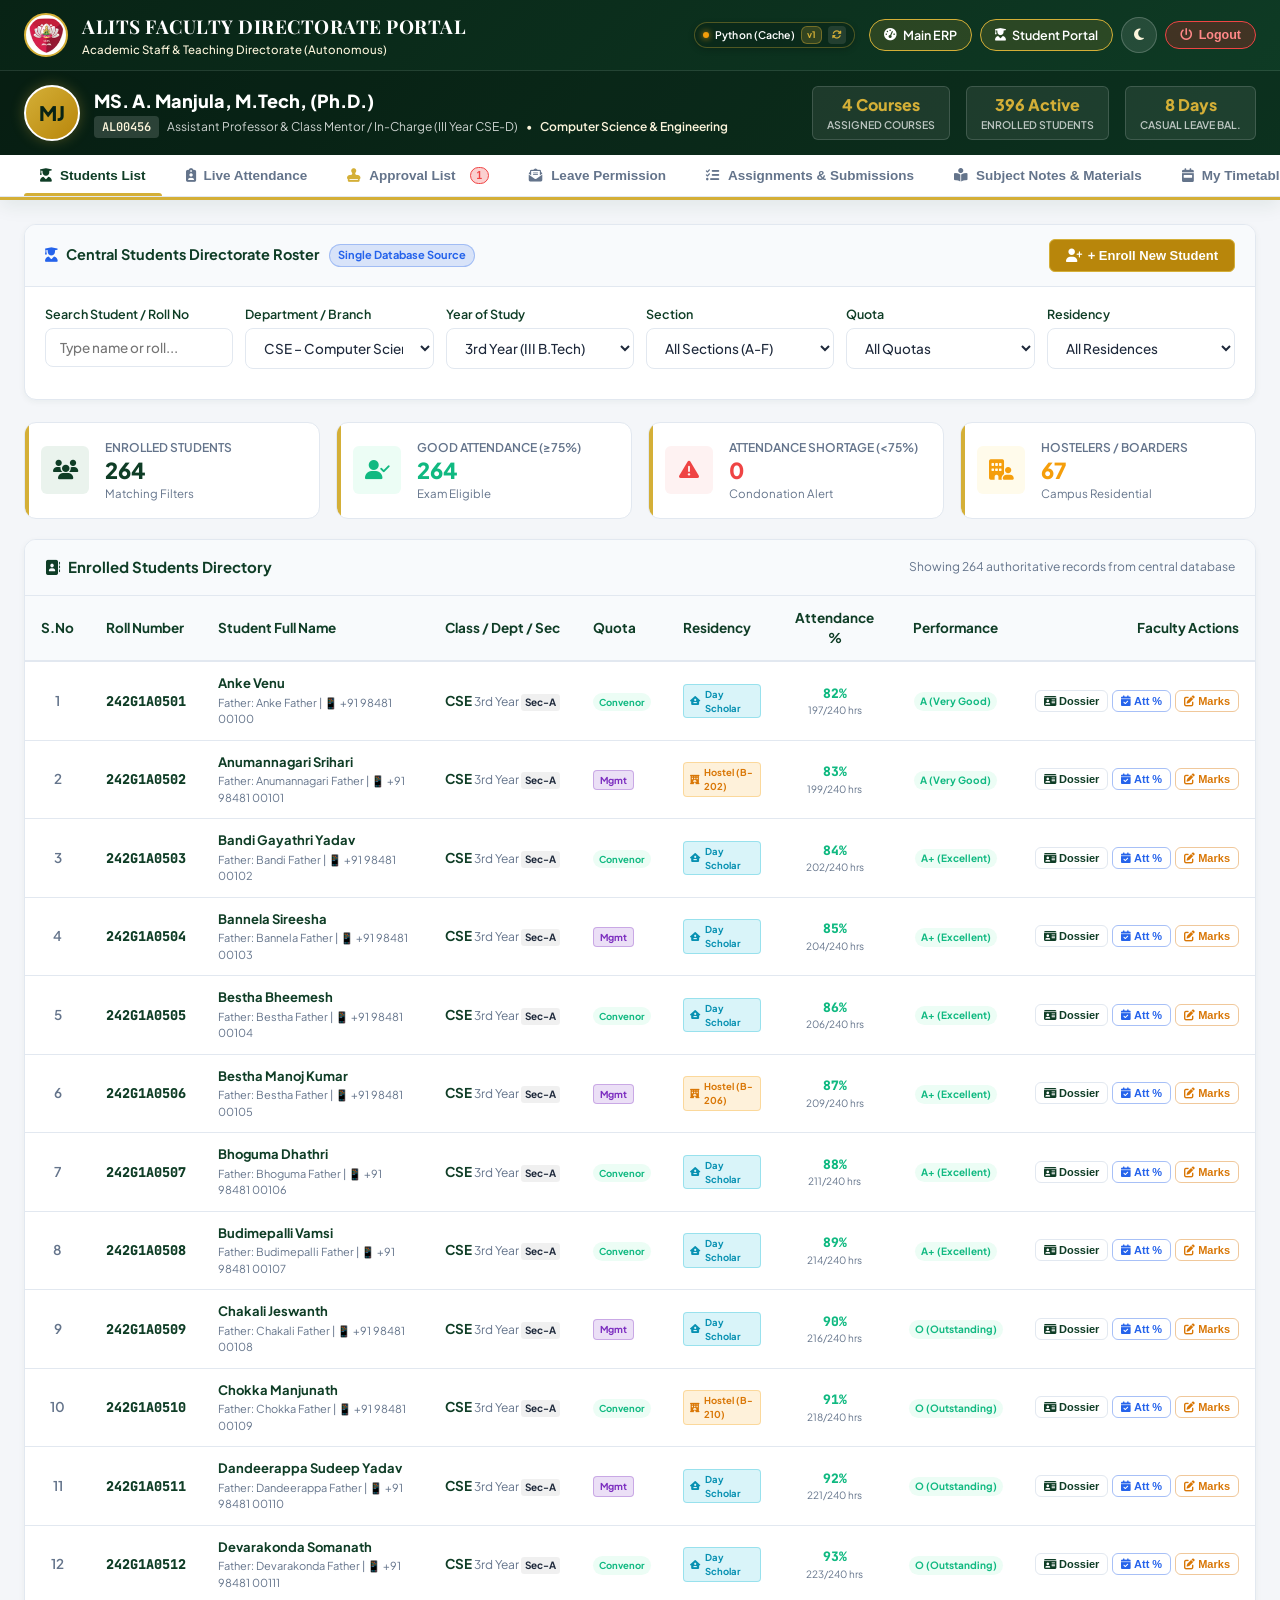
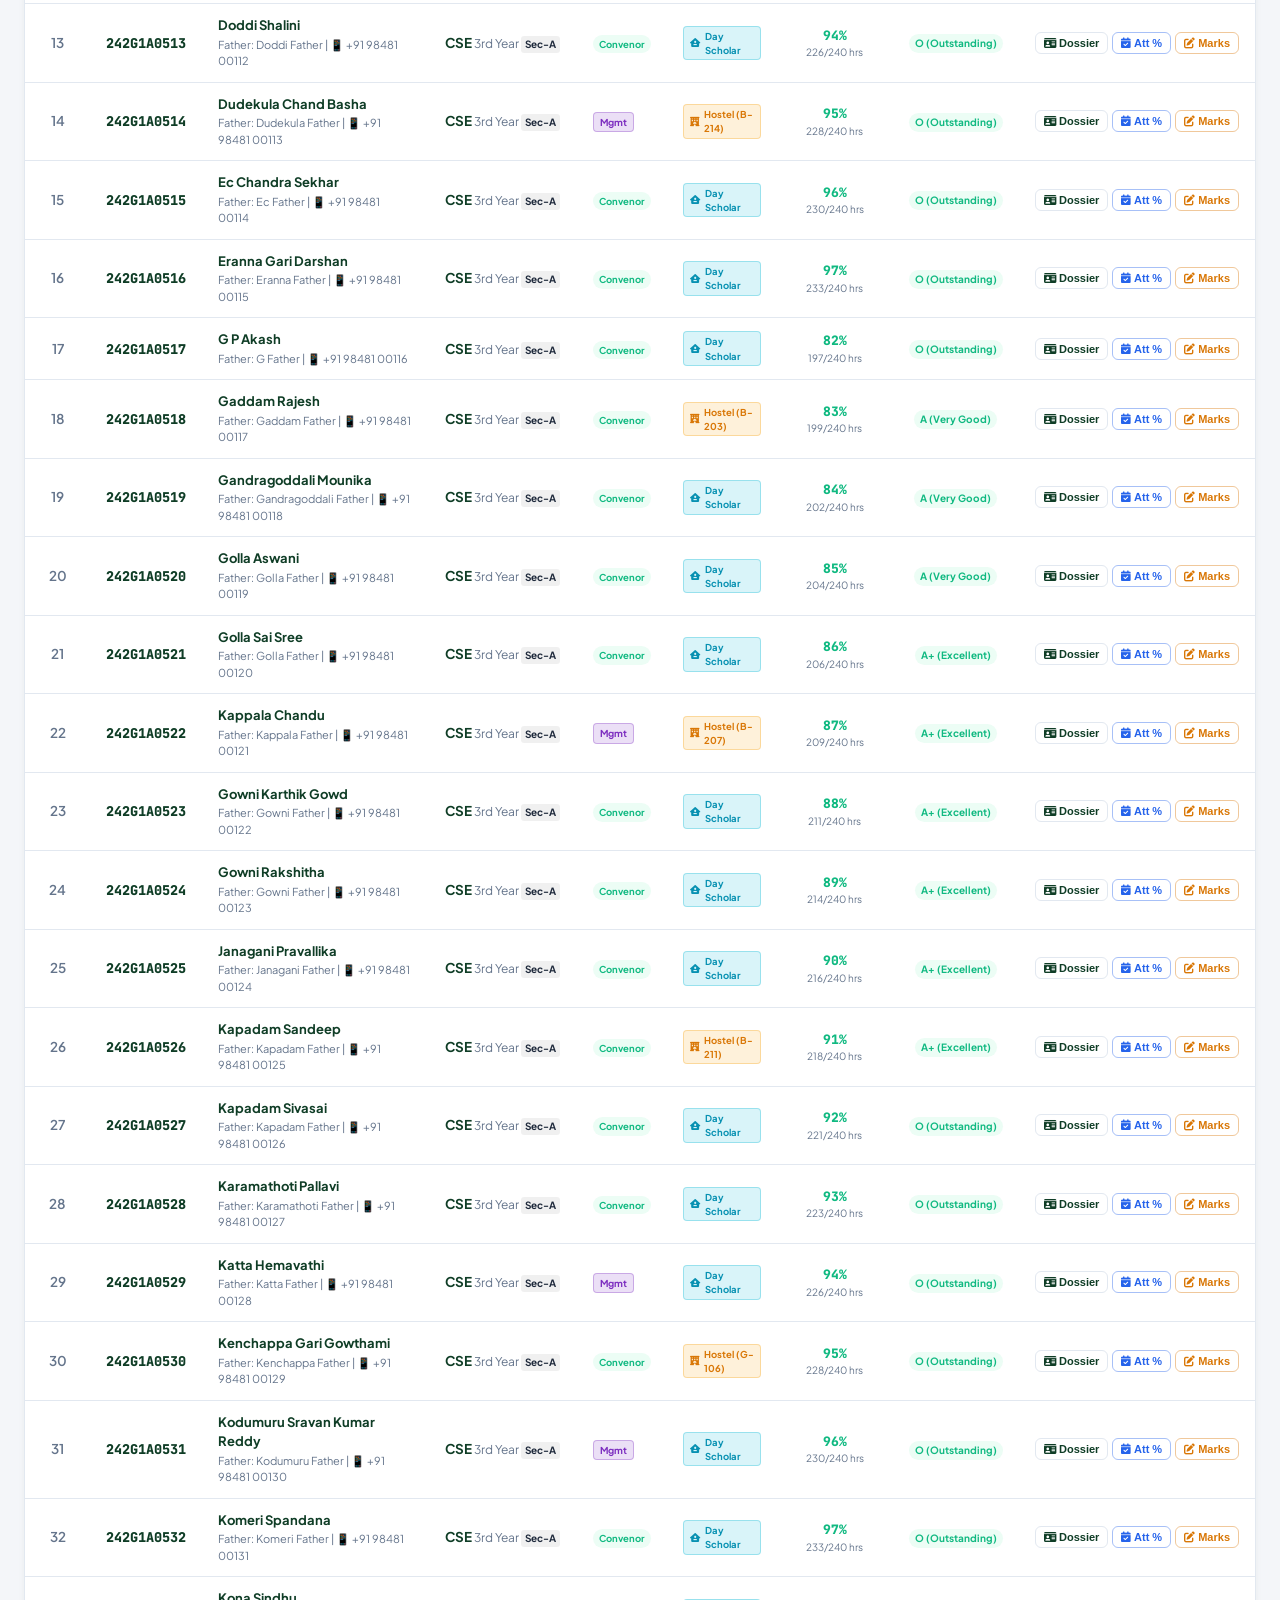
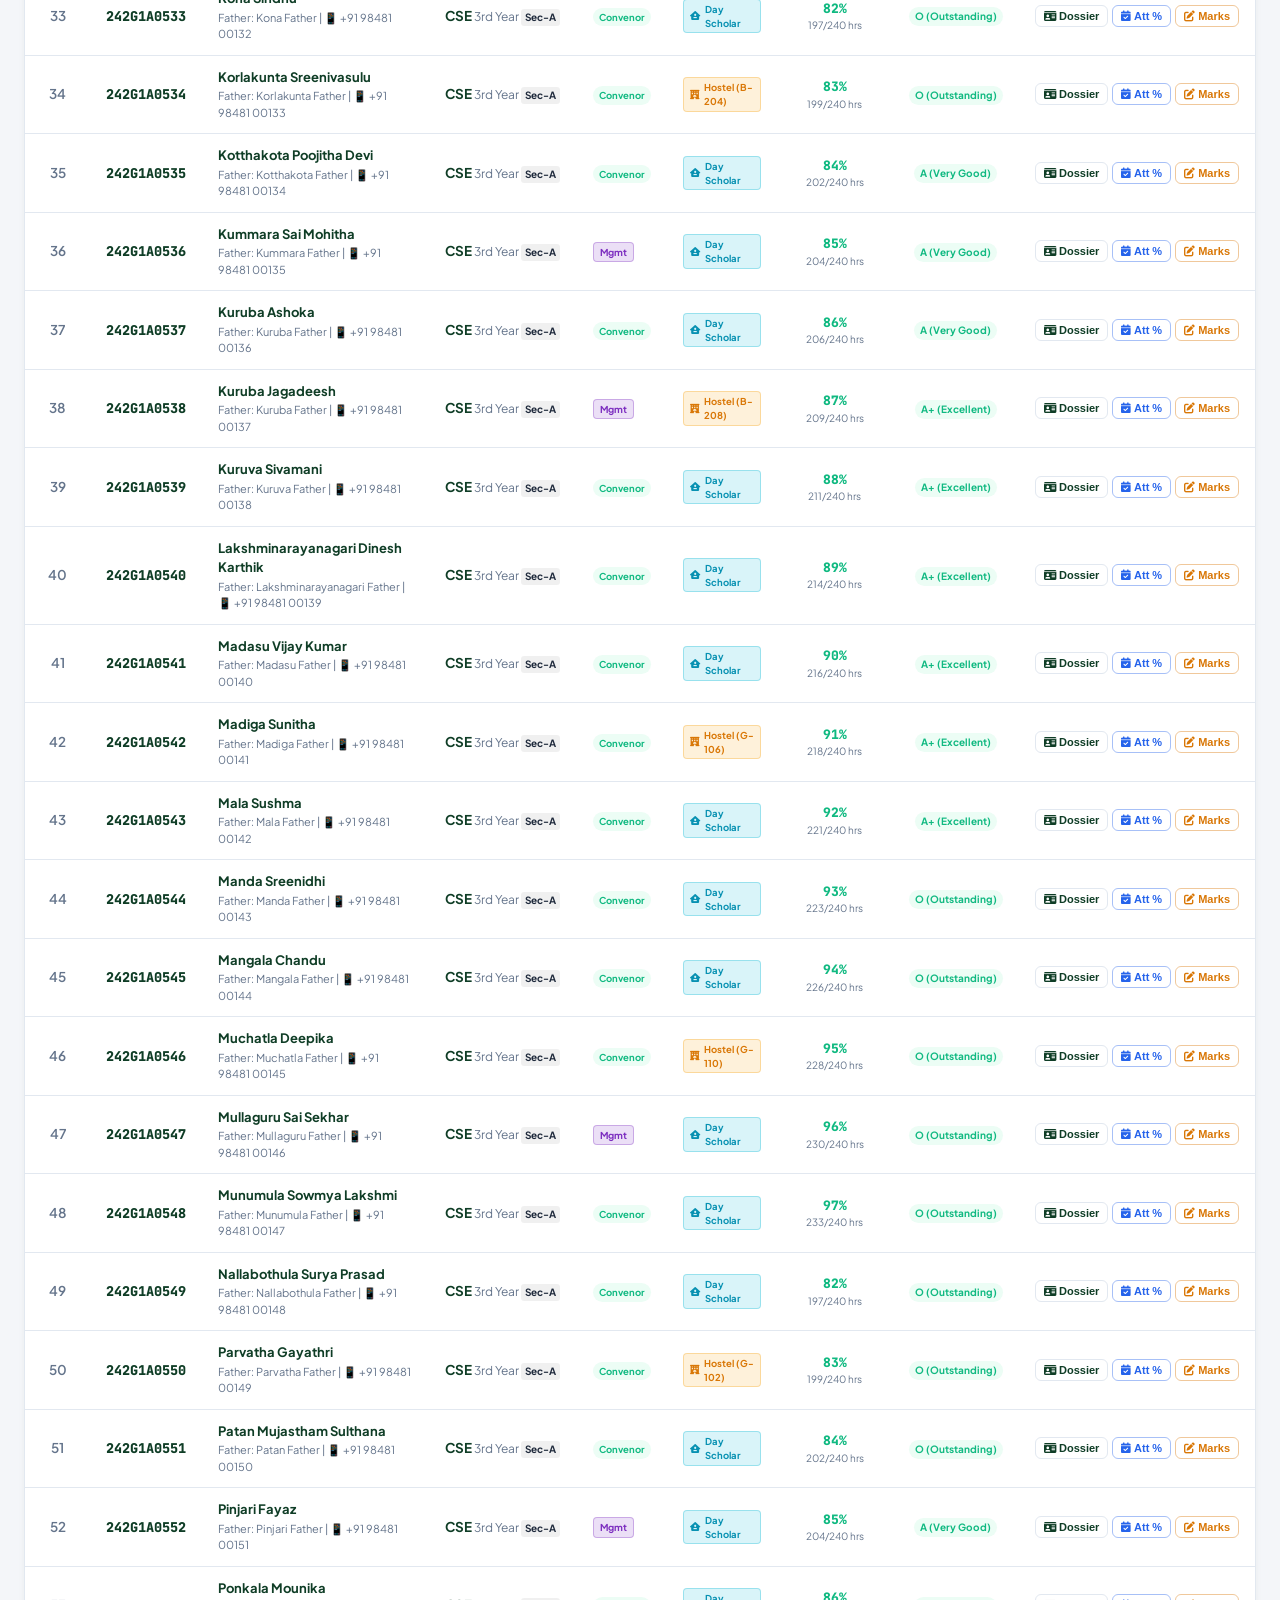
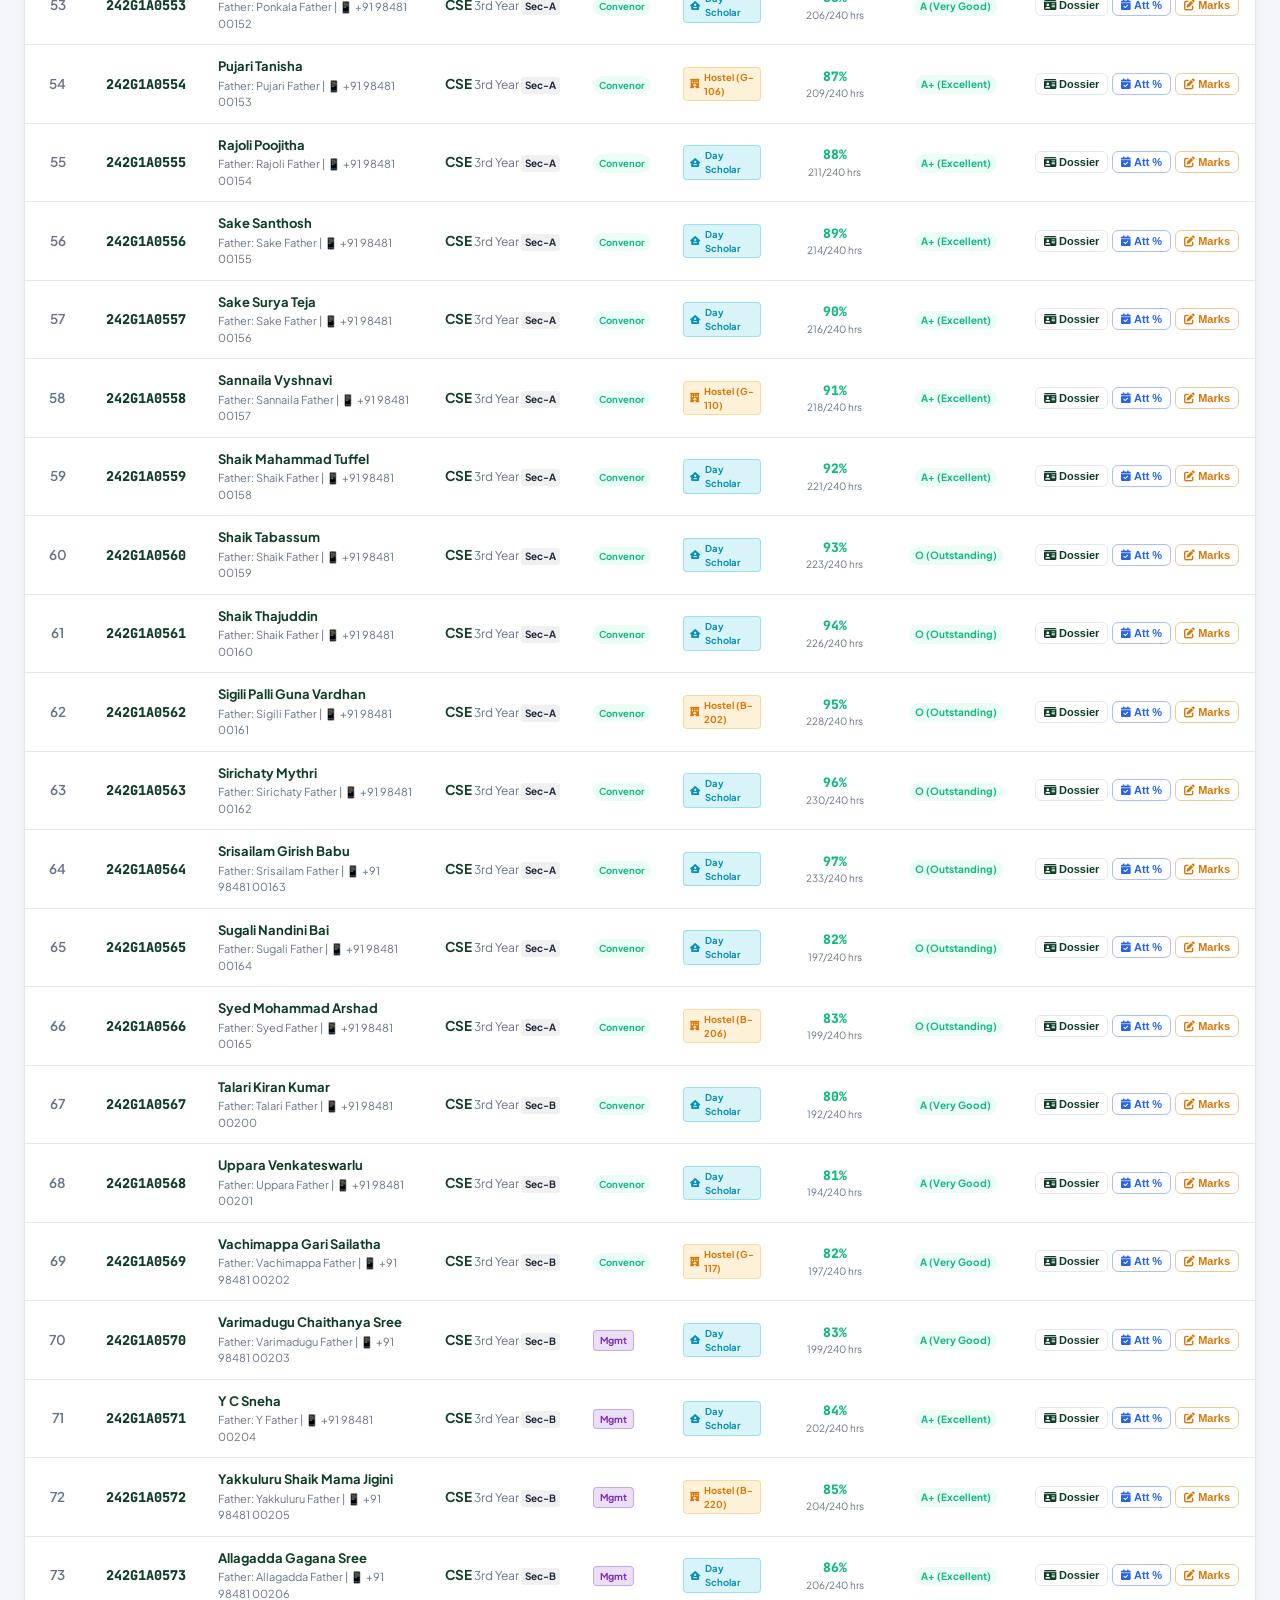
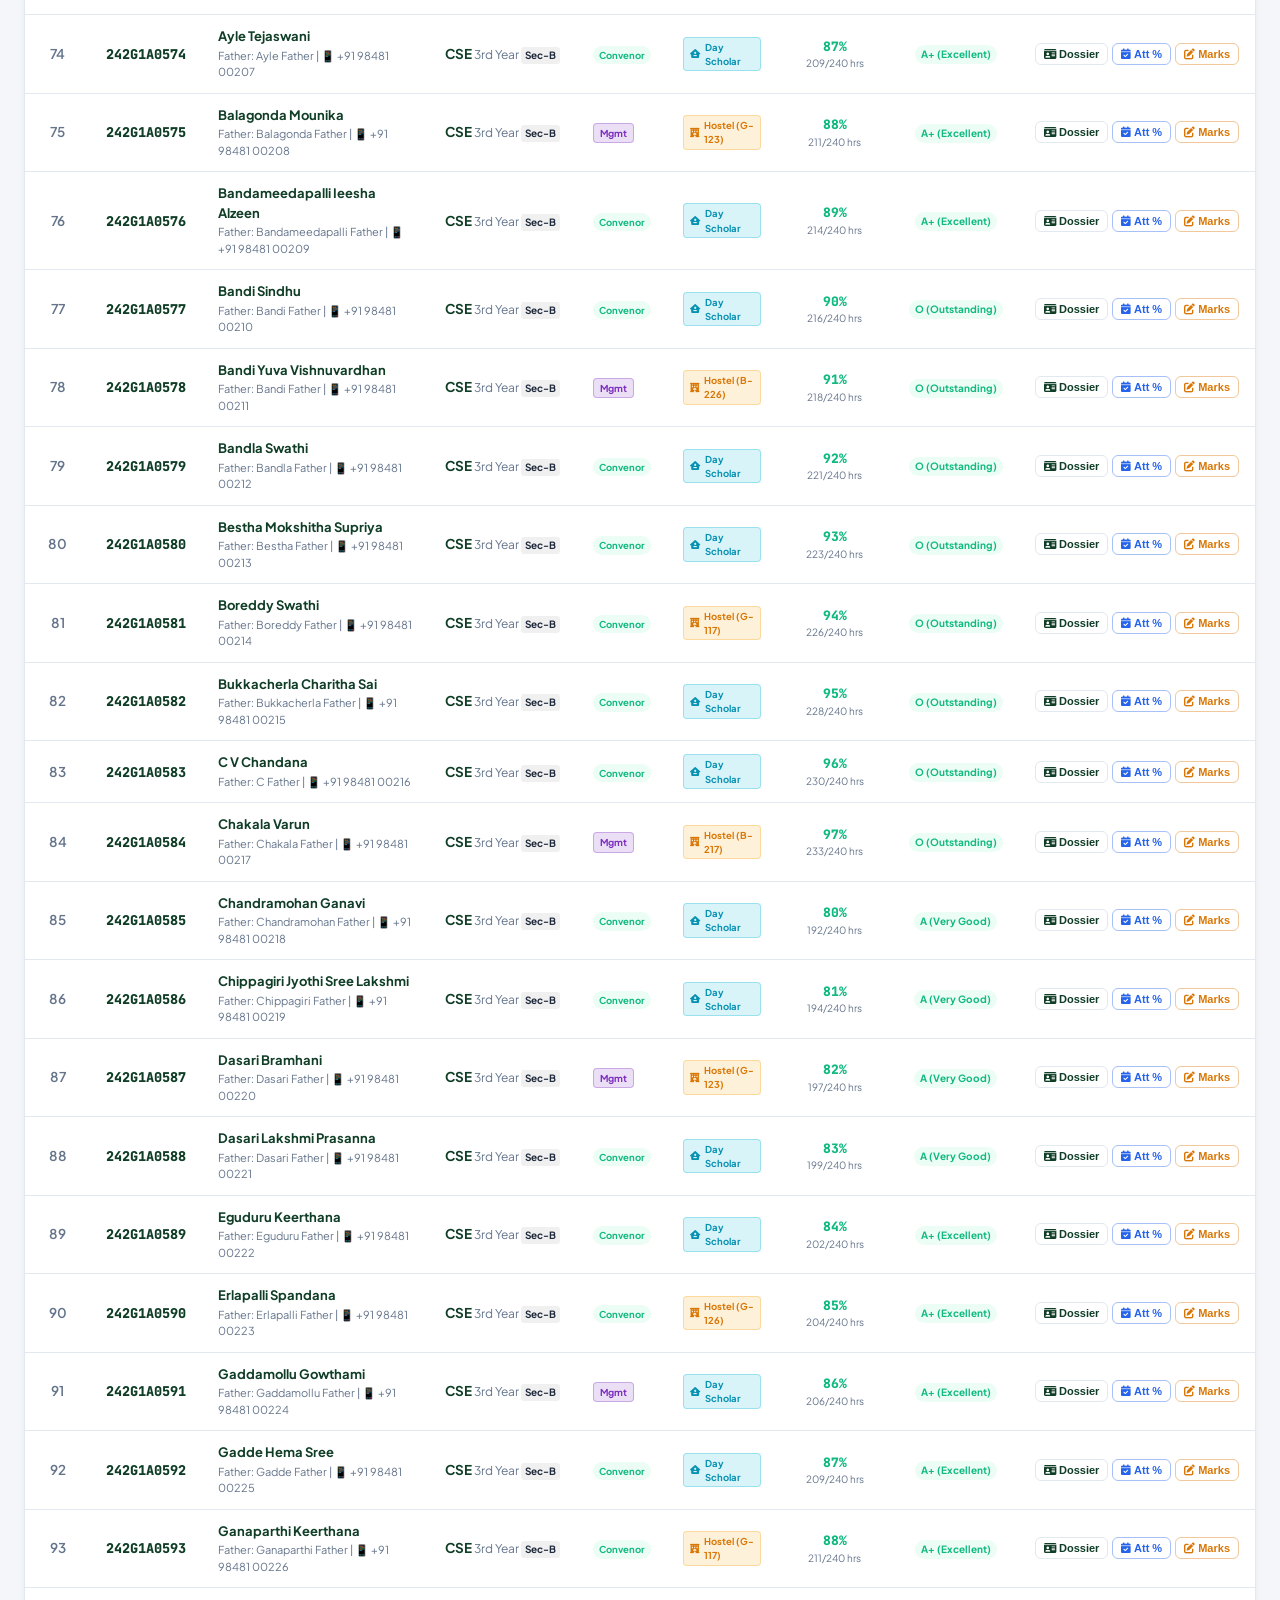
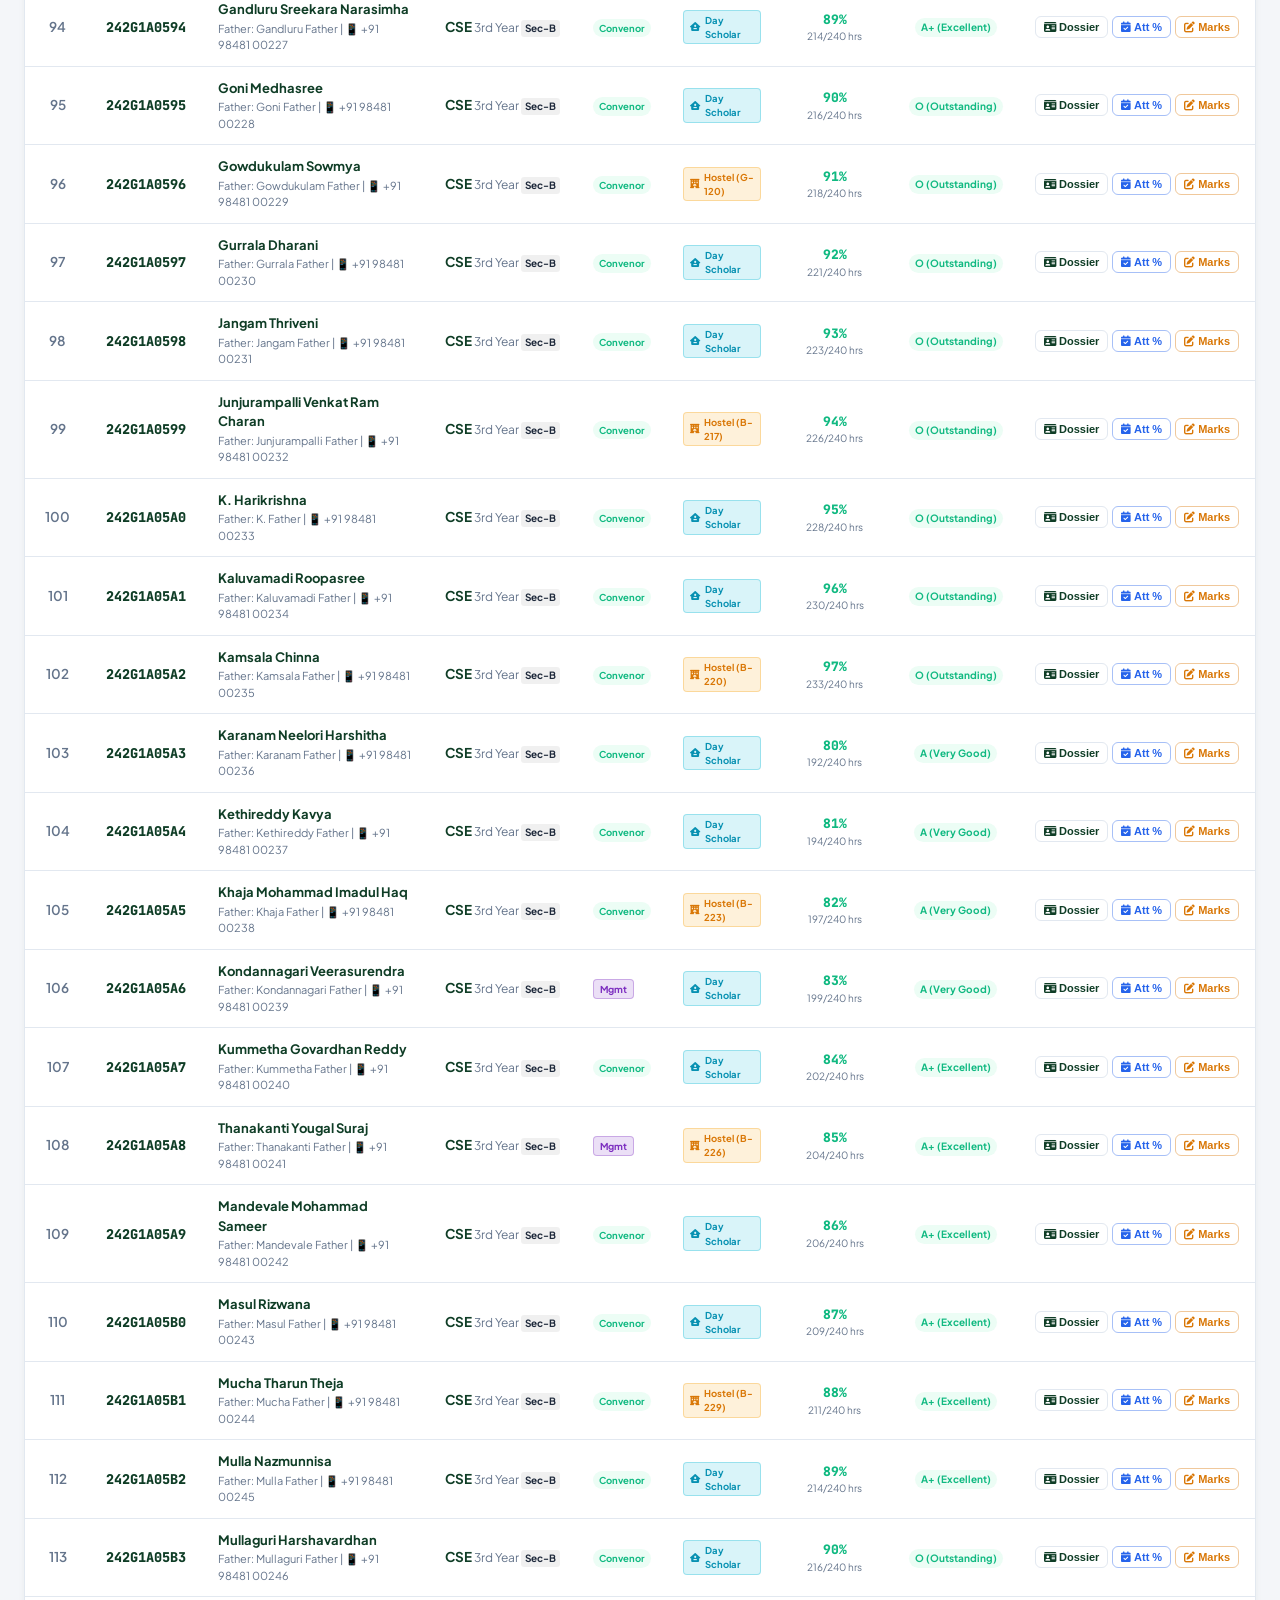
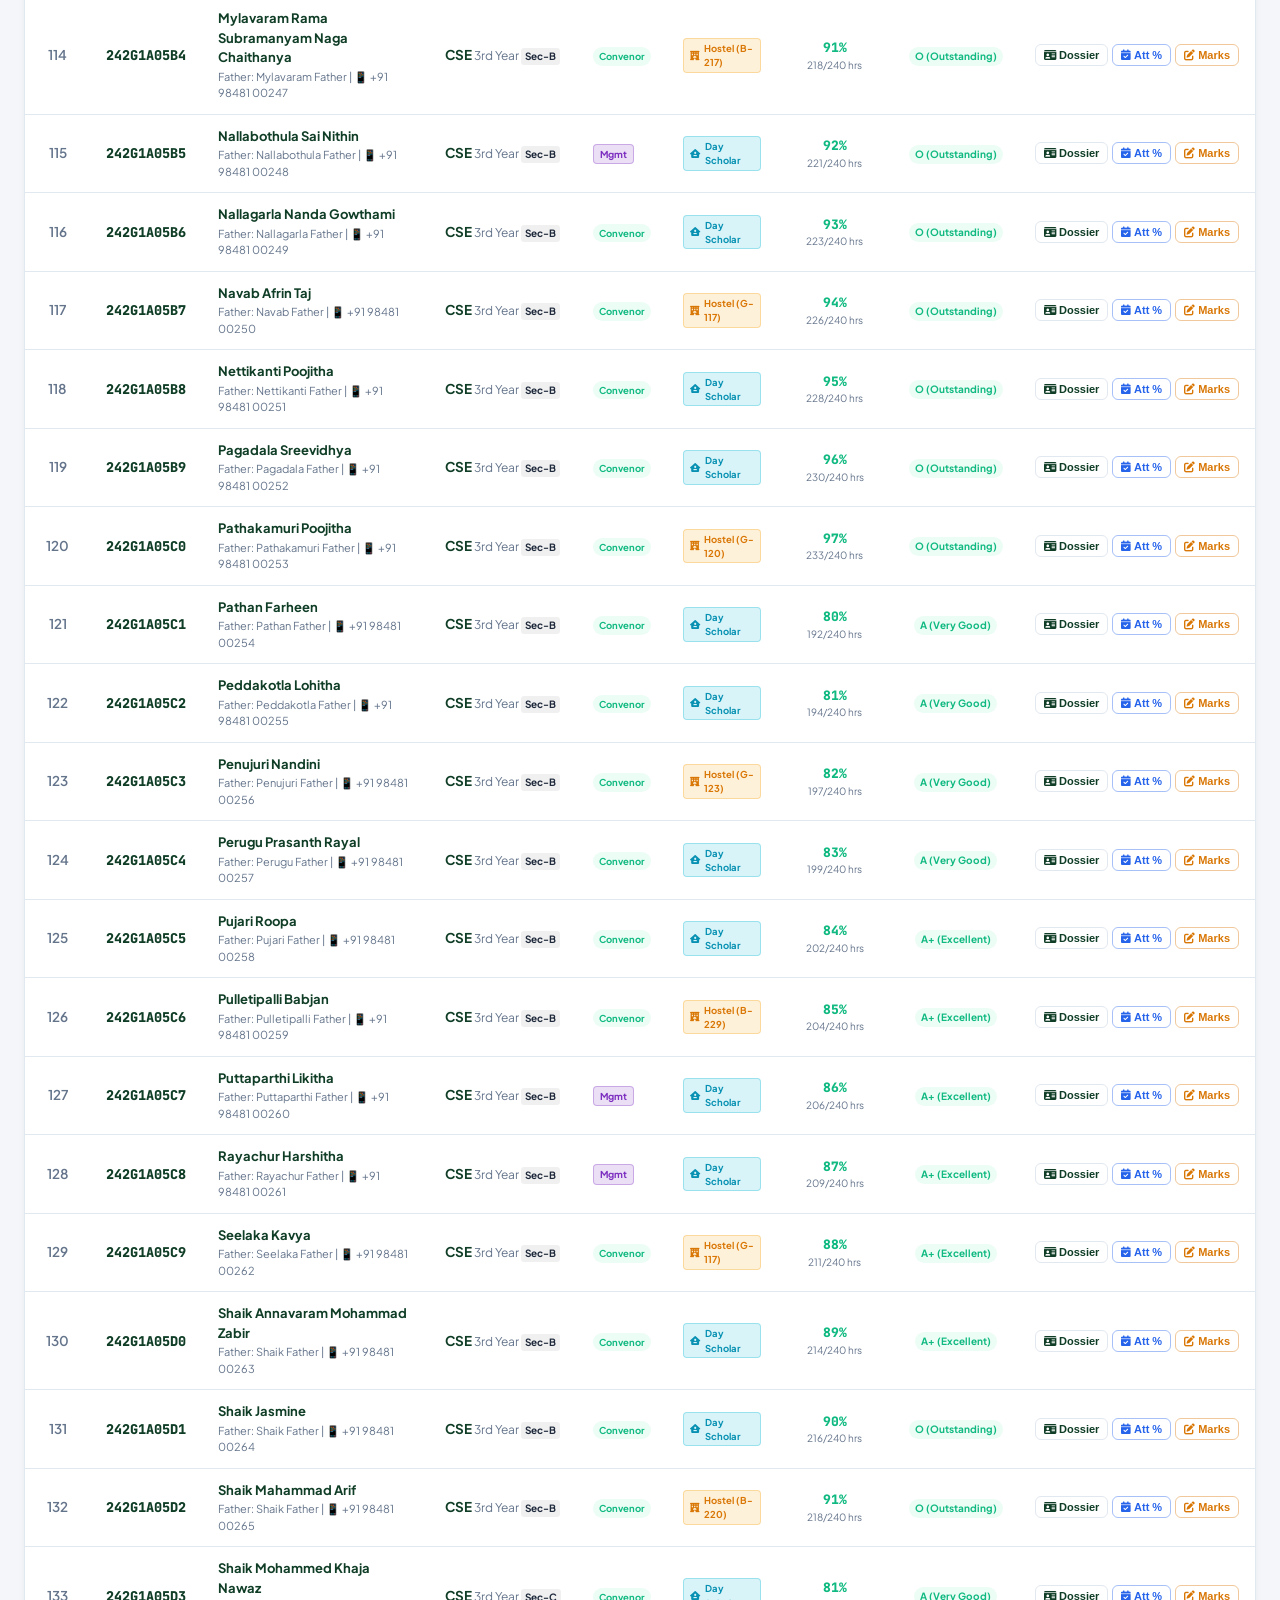
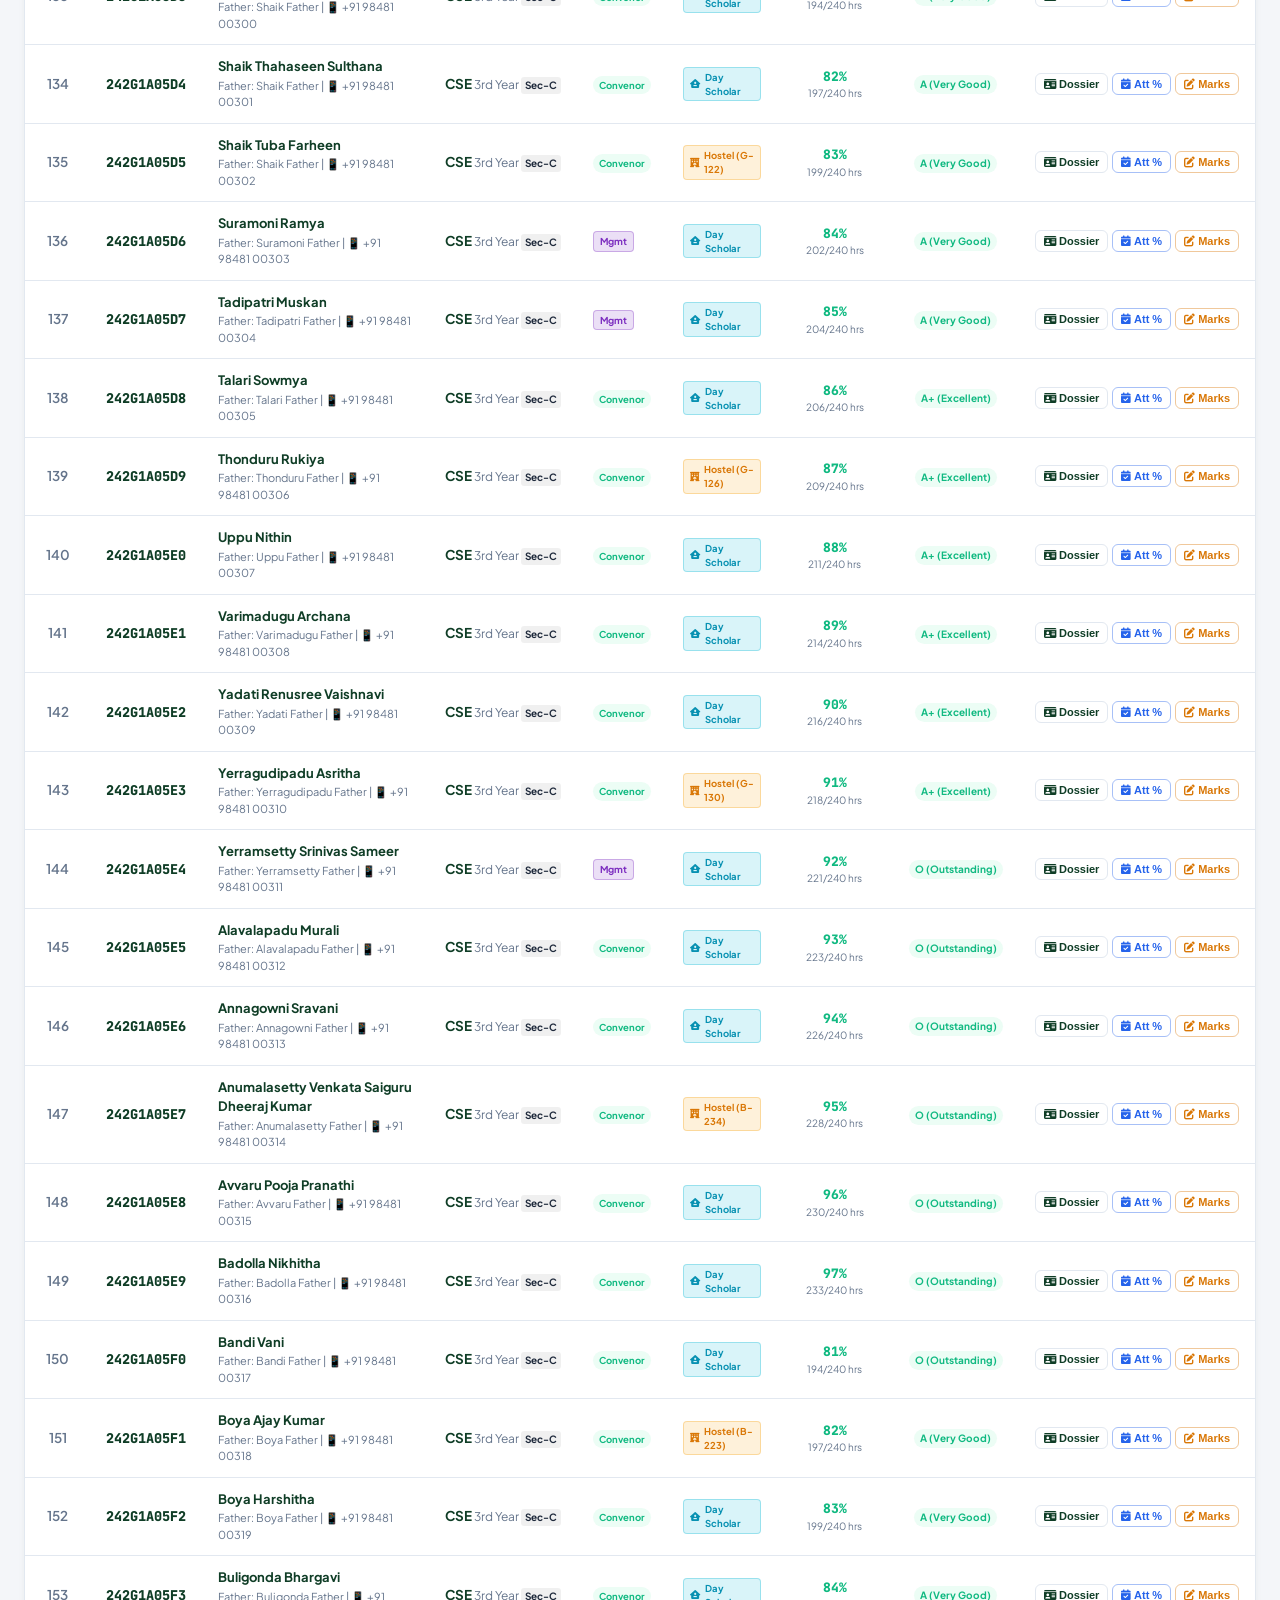
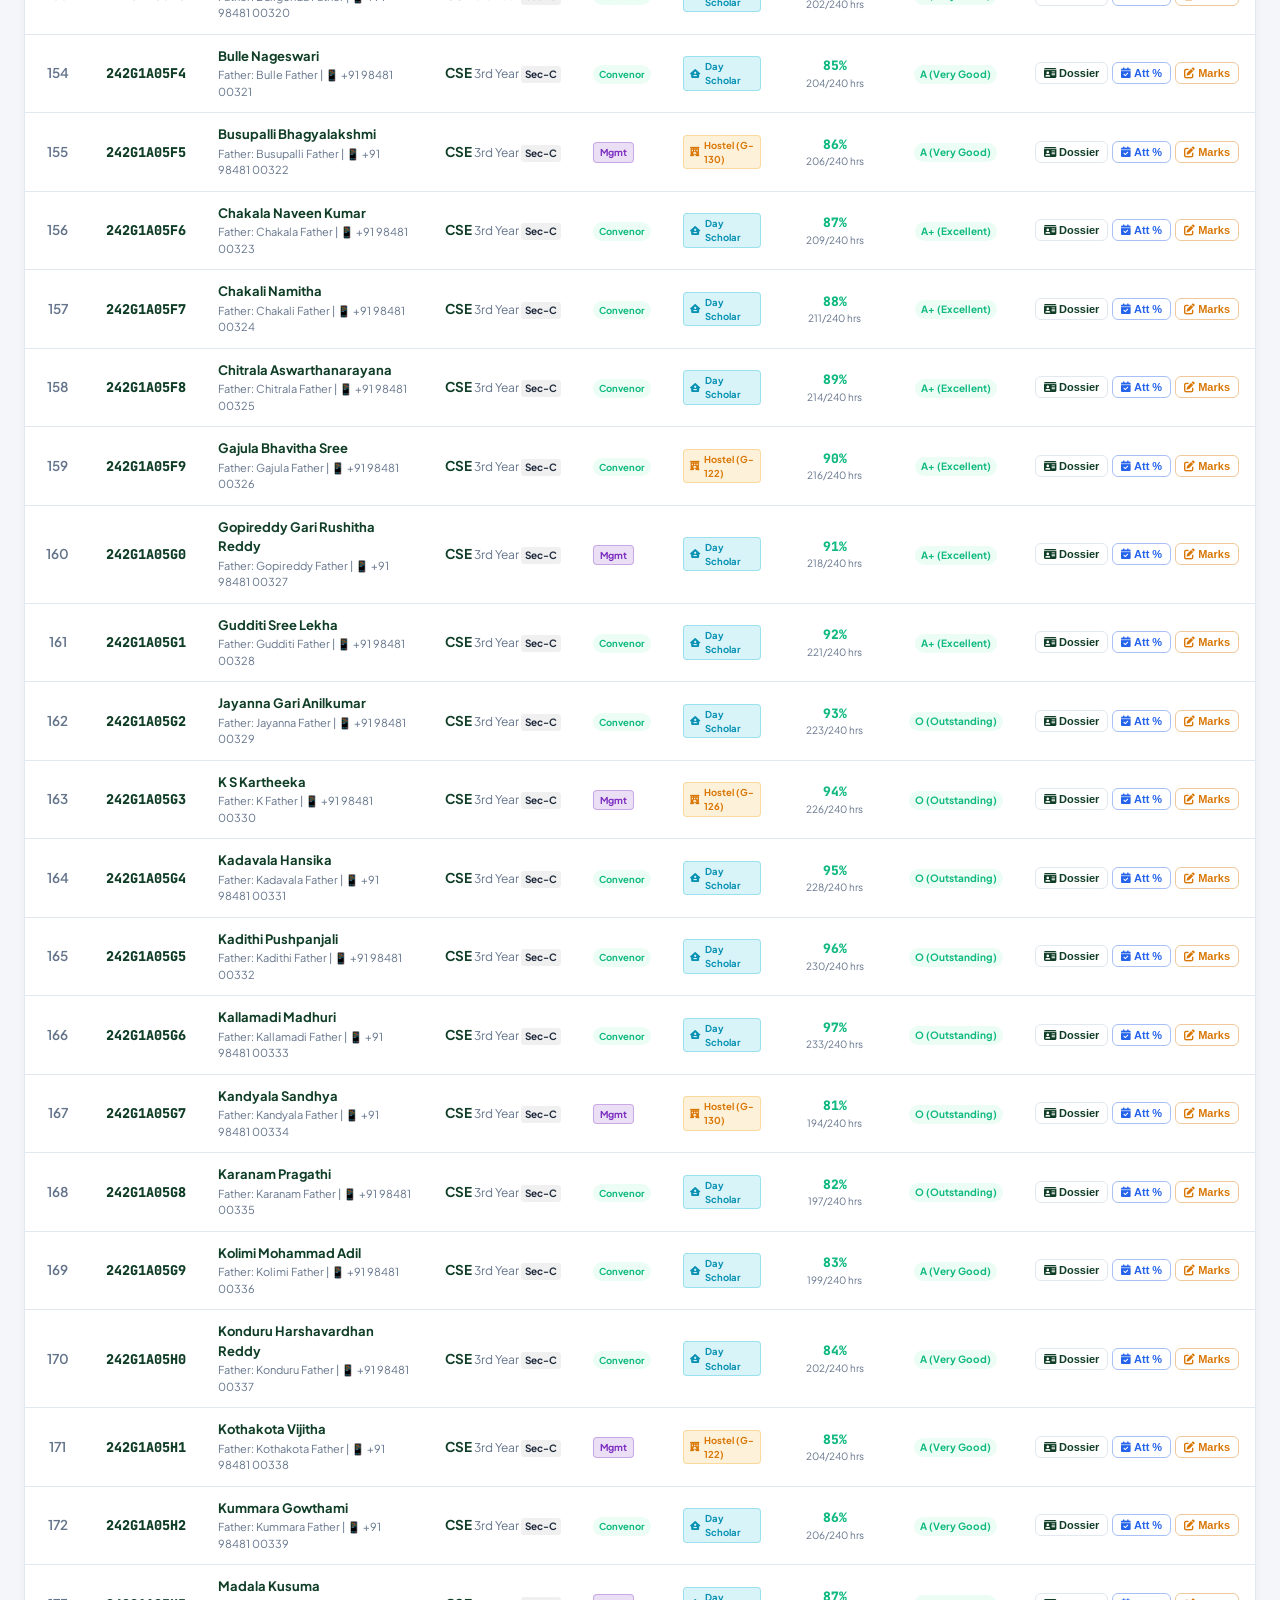
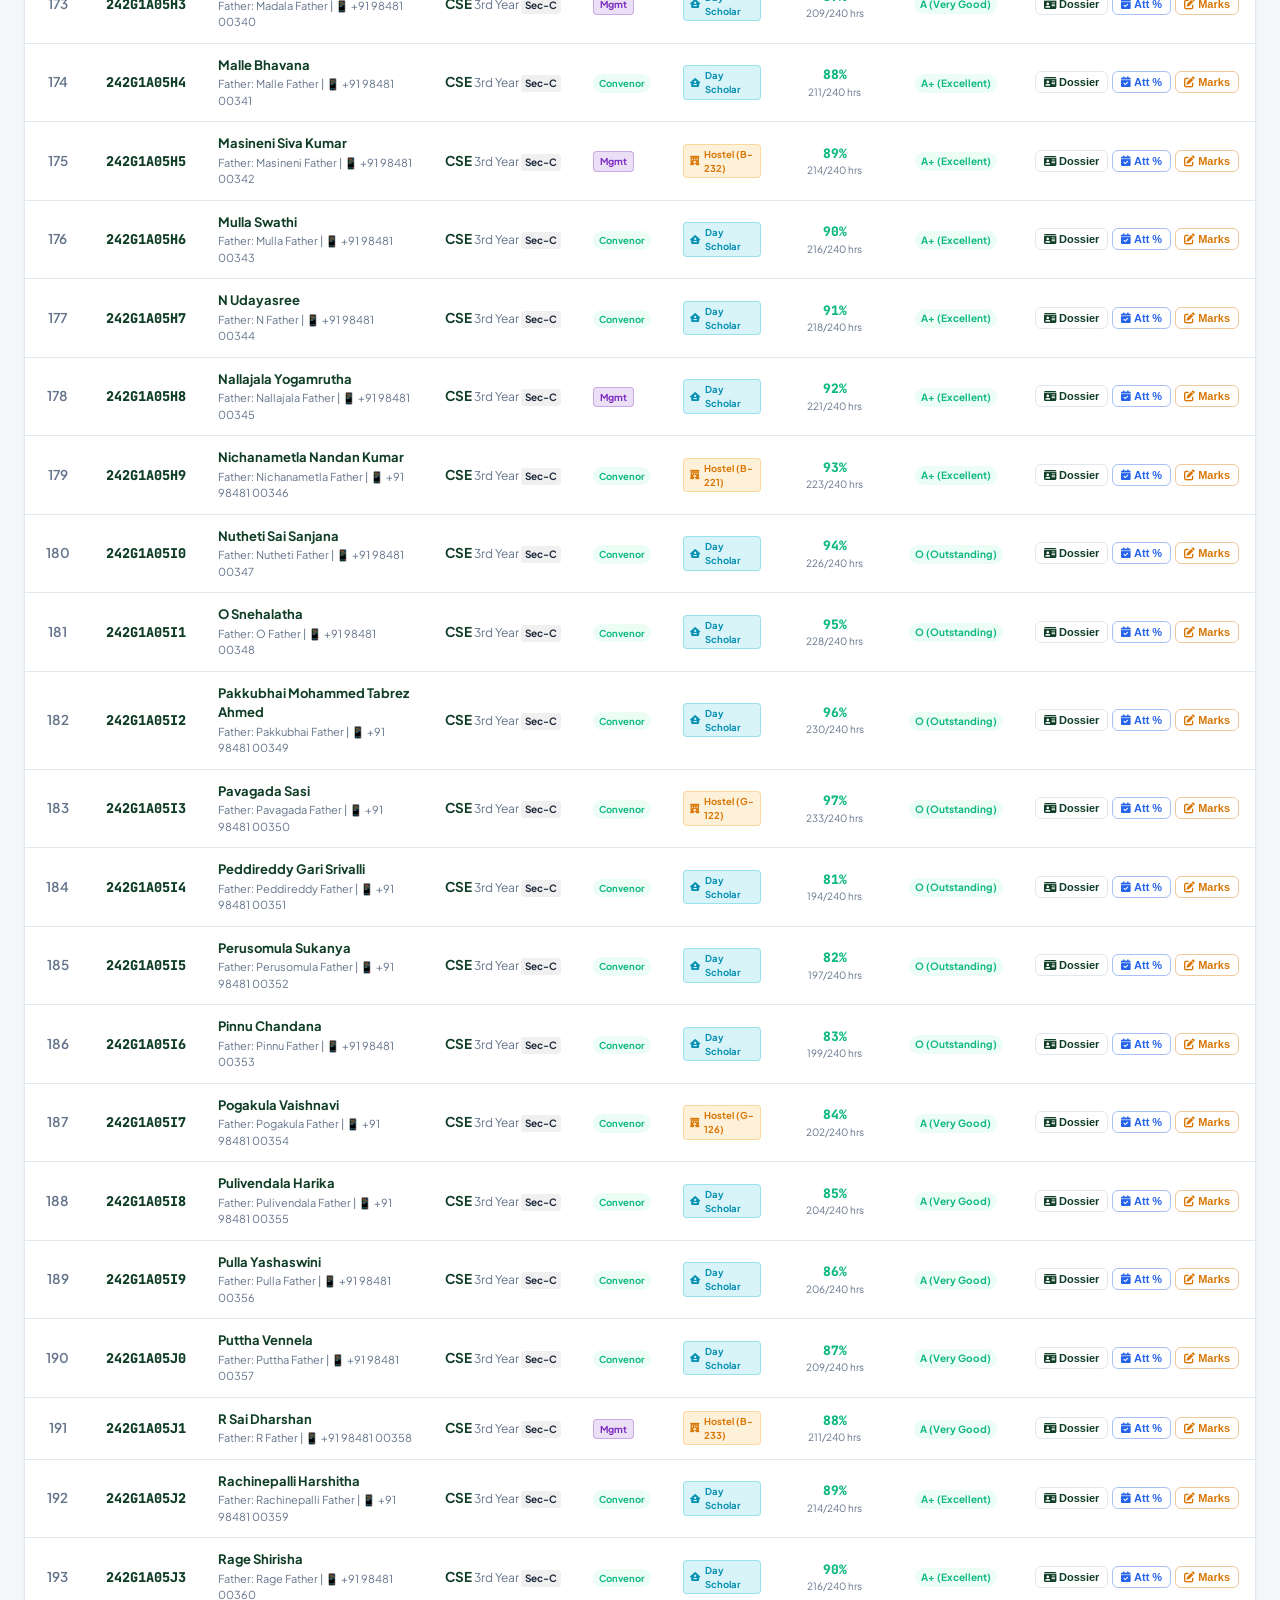
<file: faculty/index.html>
<!DOCTYPE html>
<html lang="en">

<head>
  <meta charset="UTF-8" />
  <meta name="viewport" content="width=device-width, initial-scale=1.0" />
  <title>ALITS Faculty Directorate Portal | Anantha Lakshmi Institute of Tech & Sciences</title>

  <!-- FontAwesome Icons & Stylesheet -->
  <link rel="stylesheet" href="https://cdnjs.cloudflare.com/ajax/libs/font-awesome/6.4.0/css/all.min.css" />
  <link rel="stylesheet" href="styles.css" />

  <!-- Central Auth Guard & Route Protection -->
  <script src="../js/auth-guard.js"></script>
</head>

<body>

  <!-- FACULTY PORTAL HEADER -->
  <header class="faculty-header">
    <div class="header-top">
      <a href="index.html" class="brand-section">
        <img src="../images/alits_college_crest_logo.png" alt="ALITS Crest" class="brand-logo-crest"
          onerror="this.src='../assets/alits_logo.png'" />
        <div>
          <div class="brand-title">ALITS FACULTY DIRECTORATE PORTAL</div>
          <div class="brand-tagline">Academic Staff & Teaching Directorate (Autonomous)</div>
        </div>
      </a>

      <!-- Quick Portal Access & Actions -->
      <div style="display: flex; align-items: center; gap: 8px;">
        <a href="../auth.html?portal=management" class="btn-portal-pill" style="text-decoration: none; color: #fff;">
          <i class="fa-solid fa-gauge-high"></i> Main ERP
        </a>
        <a href="../auth.html?portal=student" class="btn-portal-pill" style="text-decoration: none; color: #fff;">
          <i class="fa-solid fa-user-graduate"></i> Student Portal
        </a>

        <button class="btn-theme-toggle" onclick="toggleFacultyTheme()" title="Toggle Dark/Light Mode">
          <i class="fa-solid fa-moon"></i>
        </button>

        <button class="btn-portal-pill" style="background: rgba(220, 38, 38, 0.25); border-color: #ef4444; color: #ff8888;"
          onclick="performFacultyLogout()">
          <i class="fa-solid fa-power-off"></i> Logout
        </button>
      </div>
    </div>

    <!-- FACULTY HERO PROFILE BAR -->
    <div class="faculty-hero-bar">
      <div class="faculty-profile-summary">
        <div class="faculty-avatar" id="hdrFacultyAvatar">MJ</div>
        <div class="faculty-meta">
          <h2 id="hdrFacultyName">MS. A. Manjula, M.Tech, (Ph.D.)</h2>
          <div class="faculty-meta-tags">
            <span class="meta-chip" id="hdrFacultyId">AL00456</span>
            <span style="color: rgba(255,255,255,0.8);" id="hdrFacultyDesig">Assistant Professor & Class Mentor / In-Charge (III Year CSE-D)</span>
            <span style="color: var(--gold-light);">•</span>
            <span style="color: var(--gold-light); font-weight: 600;" id="hdrFacultyDept">Computer Science &
              Engineering</span>
          </div>
        </div>
      </div>

      <div class="faculty-quick-kpis">
        <div class="quick-kpi">
          <div class="quick-kpi-val" id="kpiClassesVal">4 Courses</div>
          <div class="quick-kpi-lbl">Assigned Courses</div>
        </div>
        <div class="quick-kpi">
          <div class="quick-kpi-val" id="kpiStudentsVal">186 Active</div>
          <div class="quick-kpi-lbl">Enrolled Students</div>
        </div>
        <div class="quick-kpi">
          <div class="quick-kpi-val" id="kpiClVal" style="color: var(--gold);">8 Days</div>
          <div class="quick-kpi-lbl">Casual Leave Bal.</div>
        </div>
      </div>
    </div>

    <!-- NAVIGATION TABS -->
    <nav class="faculty-nav-tabs">
      <button class="tab-btn active" data-tab="students" onclick="switchFacultyTab('students')">
        <i class="fa-solid fa-user-graduate"></i> Students List
      </button>
      <button class="tab-btn" data-tab="attendance" onclick="switchFacultyTab('attendance')">
        <i class="fa-solid fa-clipboard-user"></i> Live Attendance
      </button>
      <button class="tab-btn" data-tab="approvals" onclick="switchFacultyTab('approvals')">
        <i class="fa-solid fa-stamp" style="color: #D4AF37;"></i> Approval List
        <span class="badge" id="navApprovalsCountBadge" style="background: rgba(212, 175, 55, 0.2); color: #D4AF37; border: 1px solid #D4AF37; font-size: 10px; padding: 2px 6px; margin-left: 6px; border-radius: 9999px;">0</span>
      </button>
      <button class="tab-btn" data-tab="leaves" onclick="switchFacultyTab('leaves')">
        <i class="fa-solid fa-envelope-open-text"></i> Leave Permission
      </button>
      <button class="tab-btn" data-tab="assignments" onclick="switchFacultyTab('assignments')">
        <i class="fa-solid fa-list-check"></i> Assignments & Submissions
      </button>
      <button class="tab-btn" data-tab="notes" onclick="switchFacultyTab('notes')">
        <i class="fa-solid fa-book-open-reader"></i> Subject Notes & Materials
      </button>
      <button class="tab-btn" data-tab="timetable" onclick="switchFacultyTab('timetable')">
        <i class="fa-solid fa-calendar-week"></i> My Timetable
      </button>
      <button class="tab-btn" data-tab="reports" onclick="switchFacultyTab('reports')">
        <i class="fa-solid fa-chart-pie" style="color: #10B981;"></i> Faculty Reports
      </button>
      <button class="tab-btn" data-tab="profile" onclick="switchFacultyTab('profile')">
        <i class="fa-solid fa-id-card-clip"></i> Faculty Profile
      </button>
    </nav>
  </header>



  <!-- MAIN FACULTY CONTENT CONTAINER -->
  <main class="faculty-container" id="facultyTabContent">
    <!-- Dynamically rendered by faculty/app.js -->
  </main>

  <!-- MODAL DIALOG -->
  <div class="modal-backdrop" id="facultyModal">
    <div class="modal-box">
      <div class="modal-header">
        <h3 id="modalTitle">Modal Dialog</h3>
        <button class="modal-close-btn" onclick="closeFacultyModal()">&times;</button>
      </div>
      <div class="modal-body" id="modalBody">
        <!-- Injected dynamically -->
      </div>
    </div>
  </div>

  <!-- TOAST NOTIFICATIONS -->
  <div class="toast-container" id="facultyToastContainer"></div>

  <!-- JAVASCRIPT LOGIC -->
  <script src="../js/data.js"></script>
  <script src="../js/backend-sync.js"></script>
  <script src="app.js"></script>
</body>

</html>
</file>
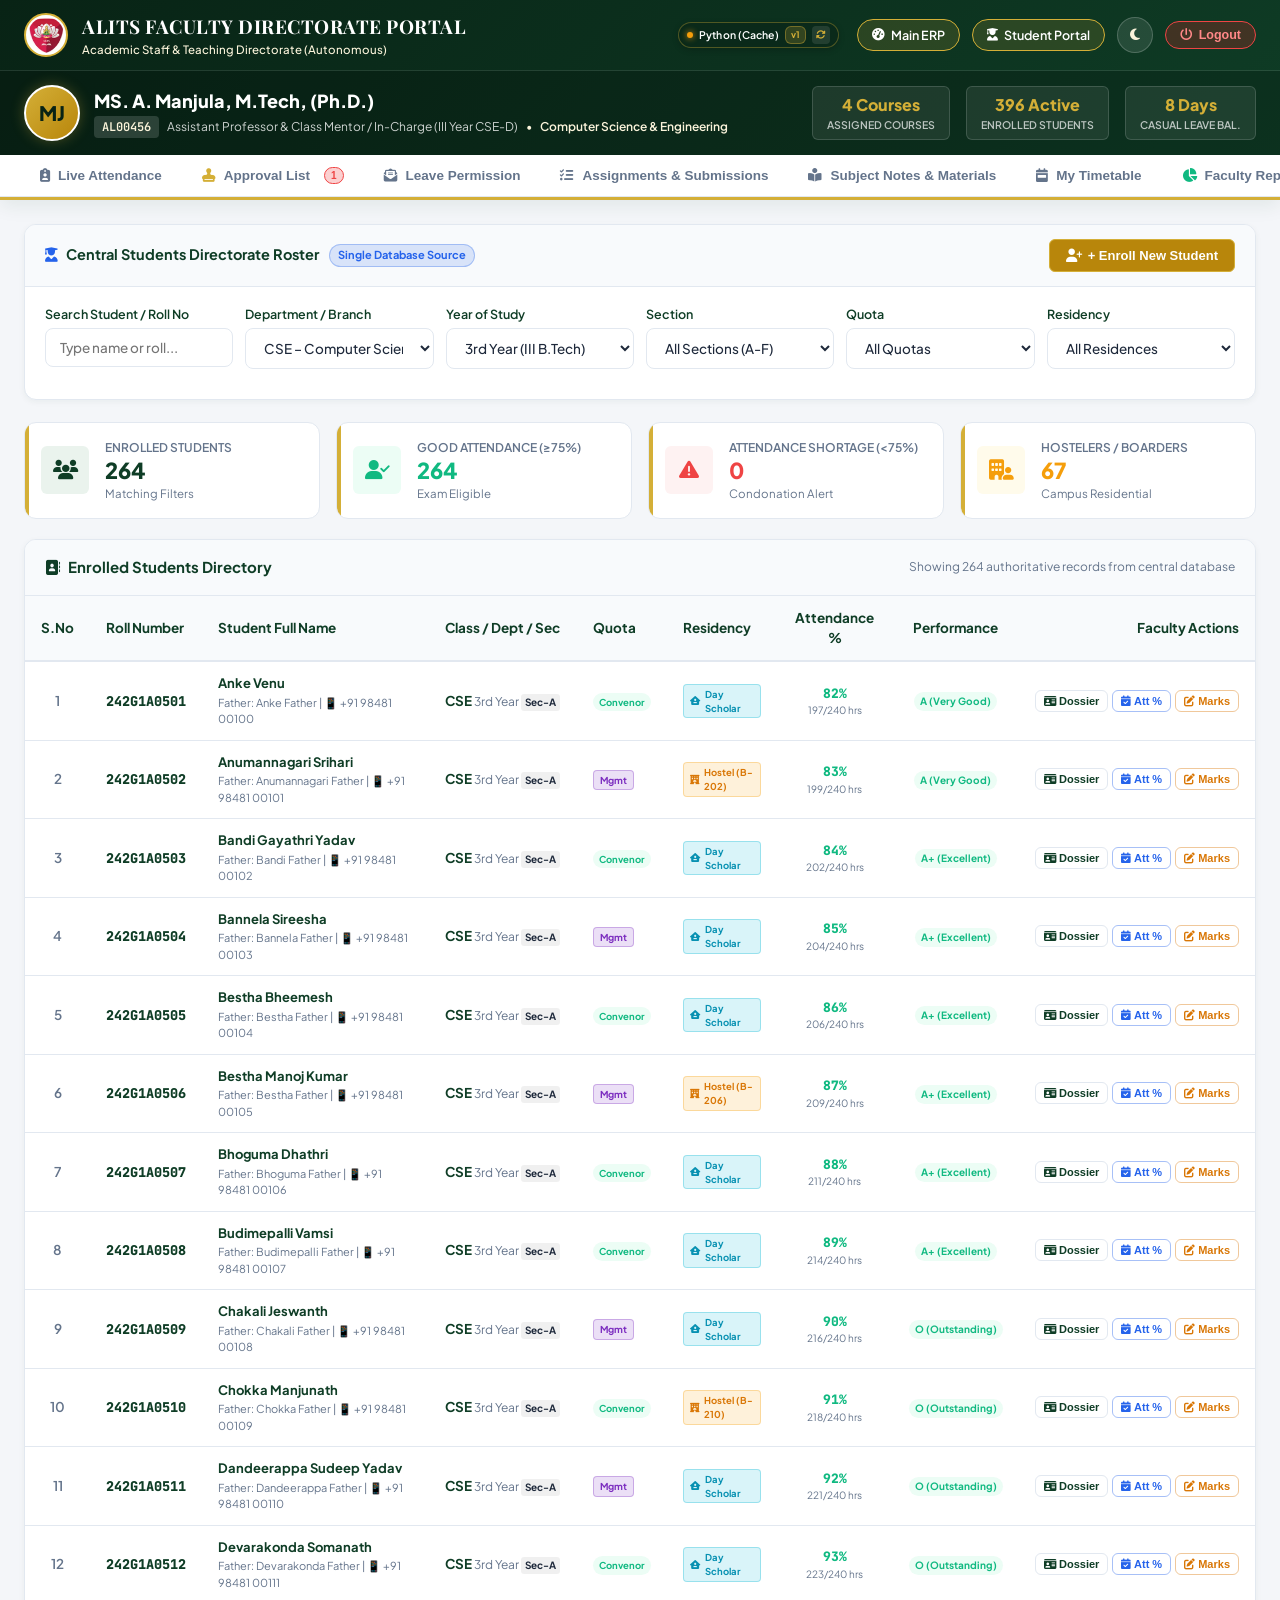
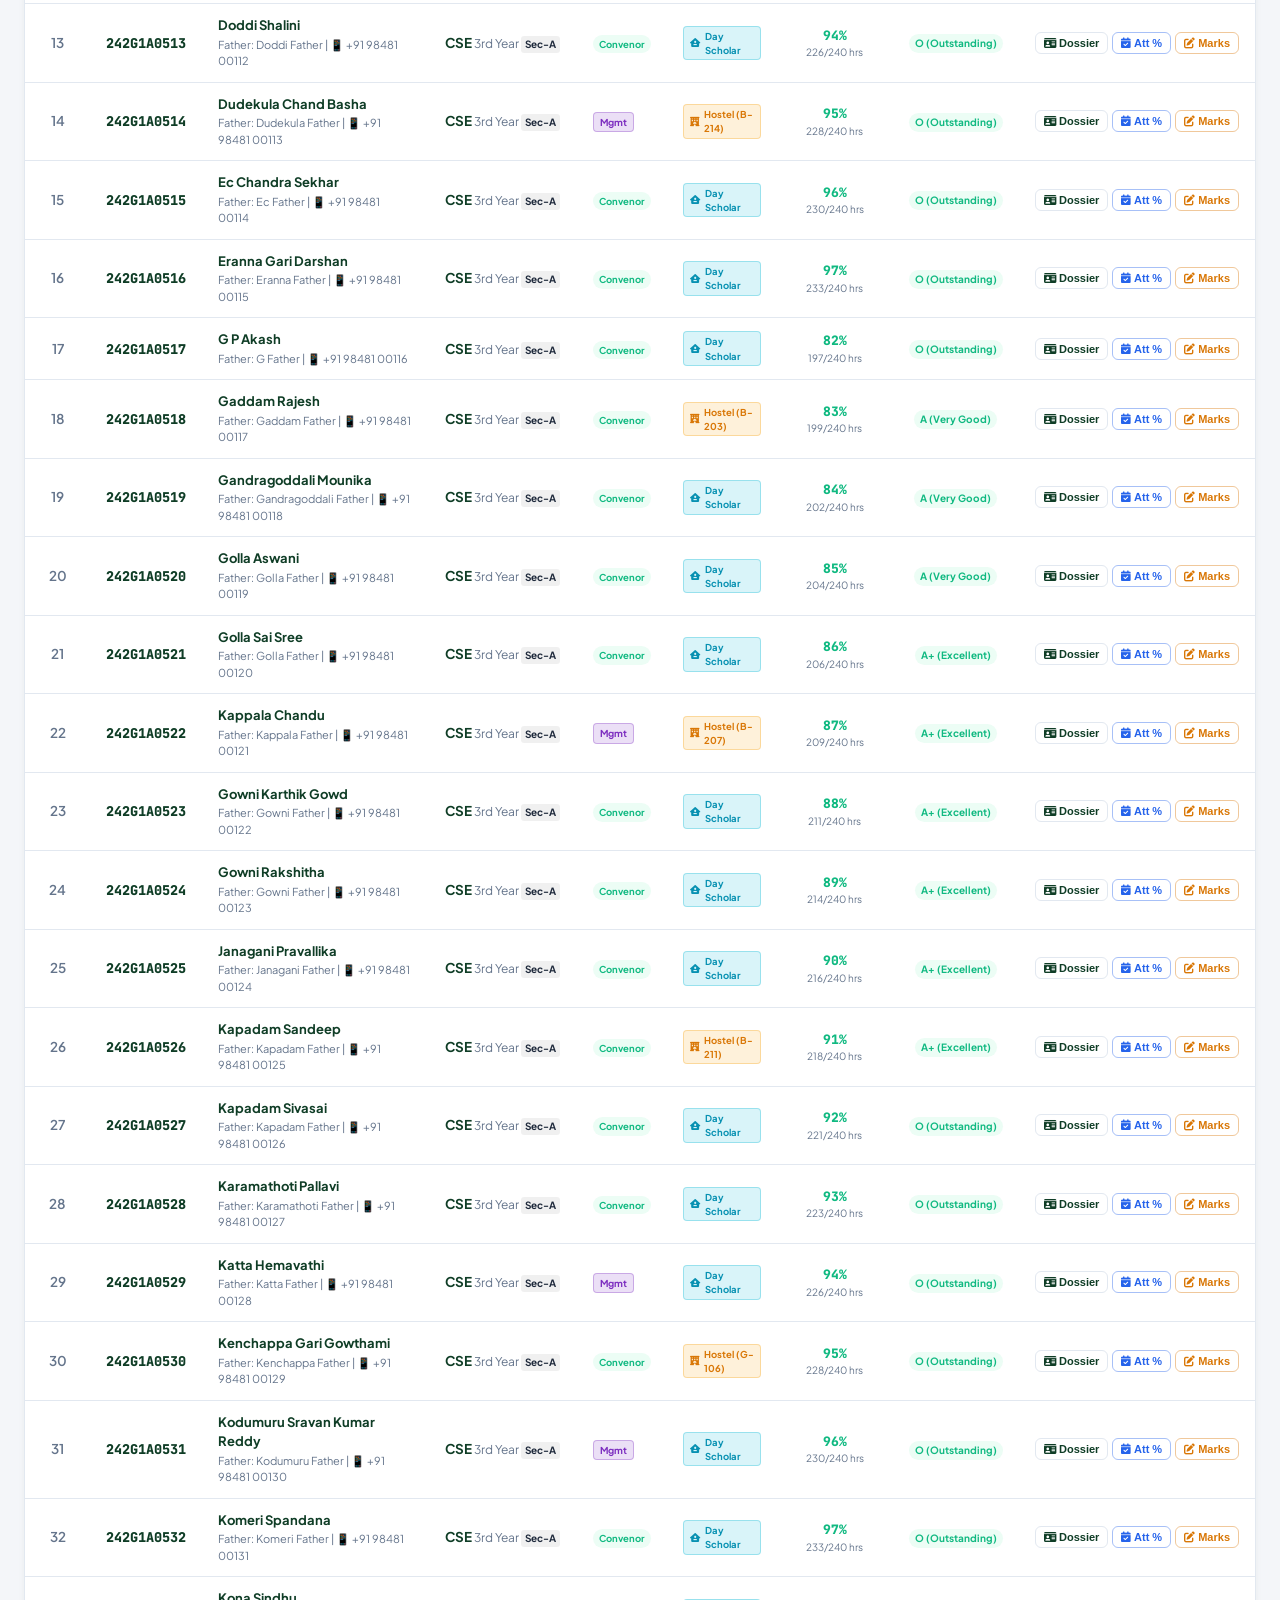
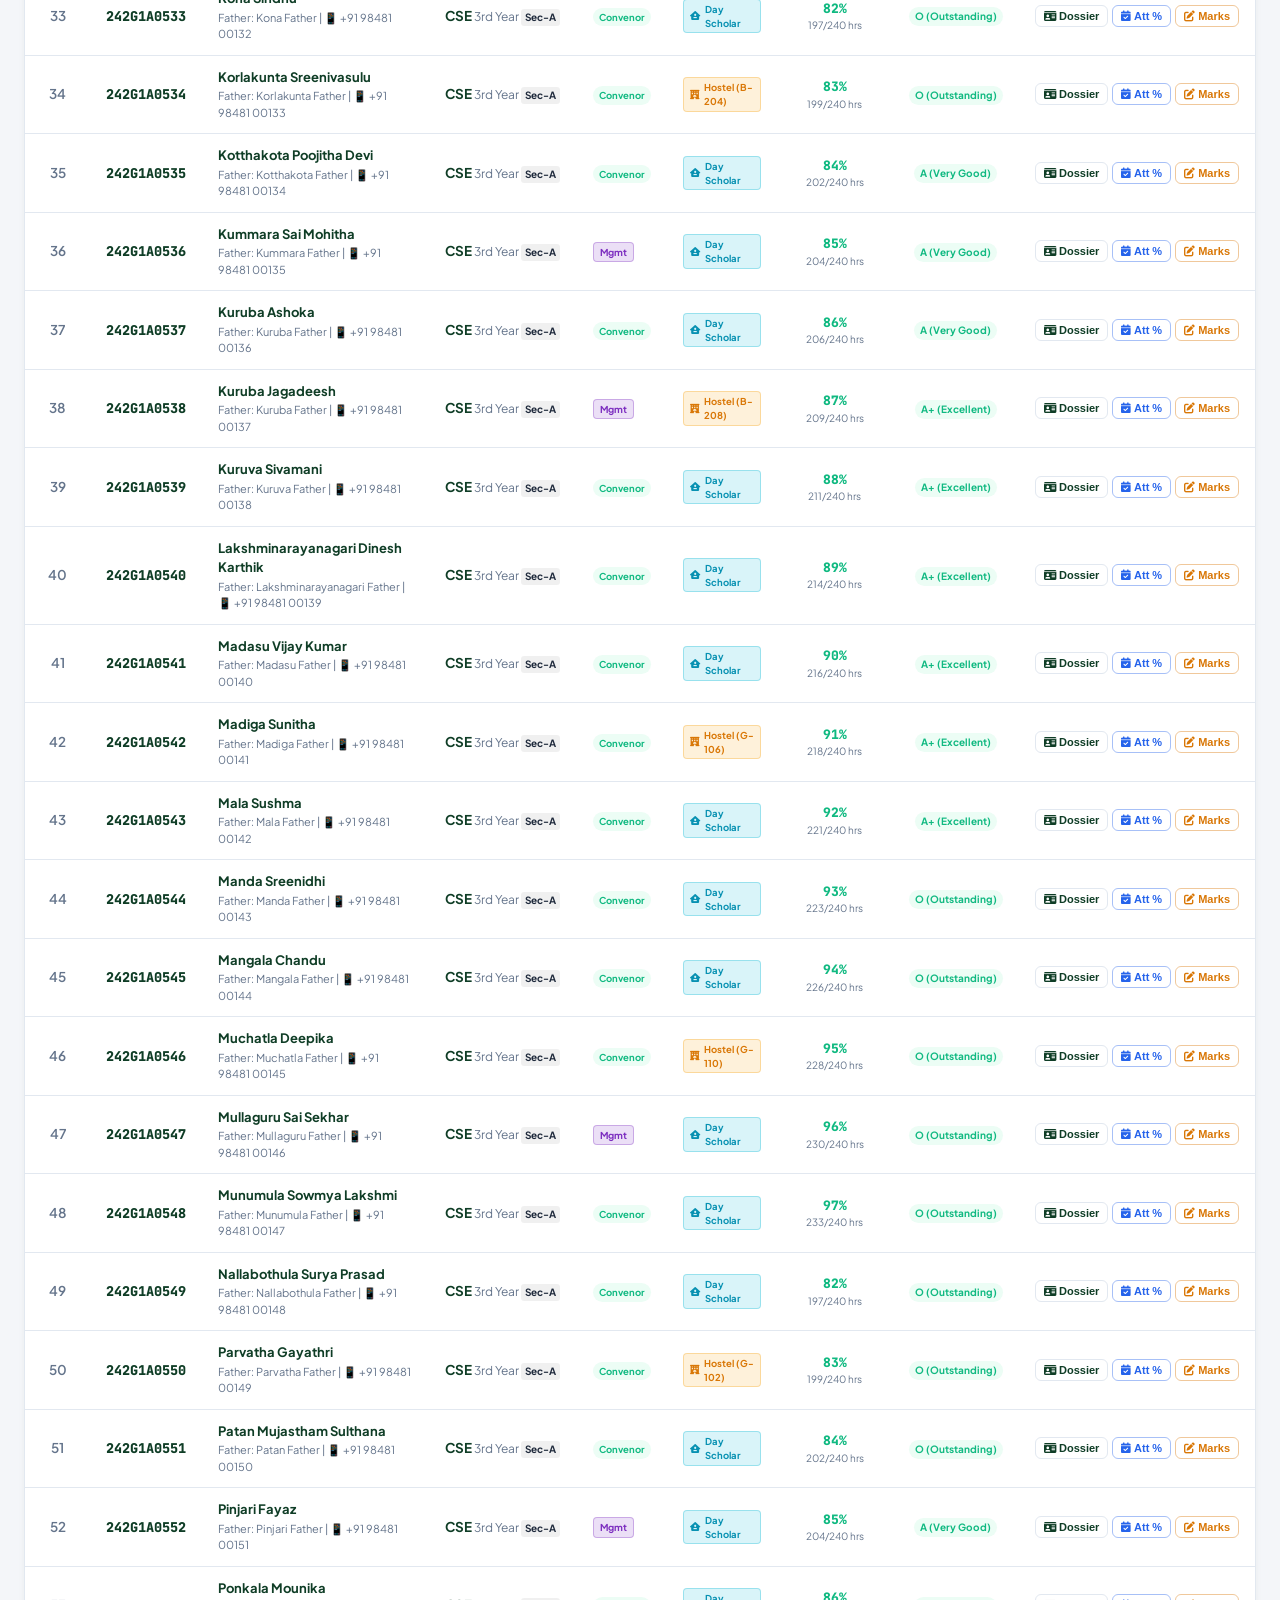
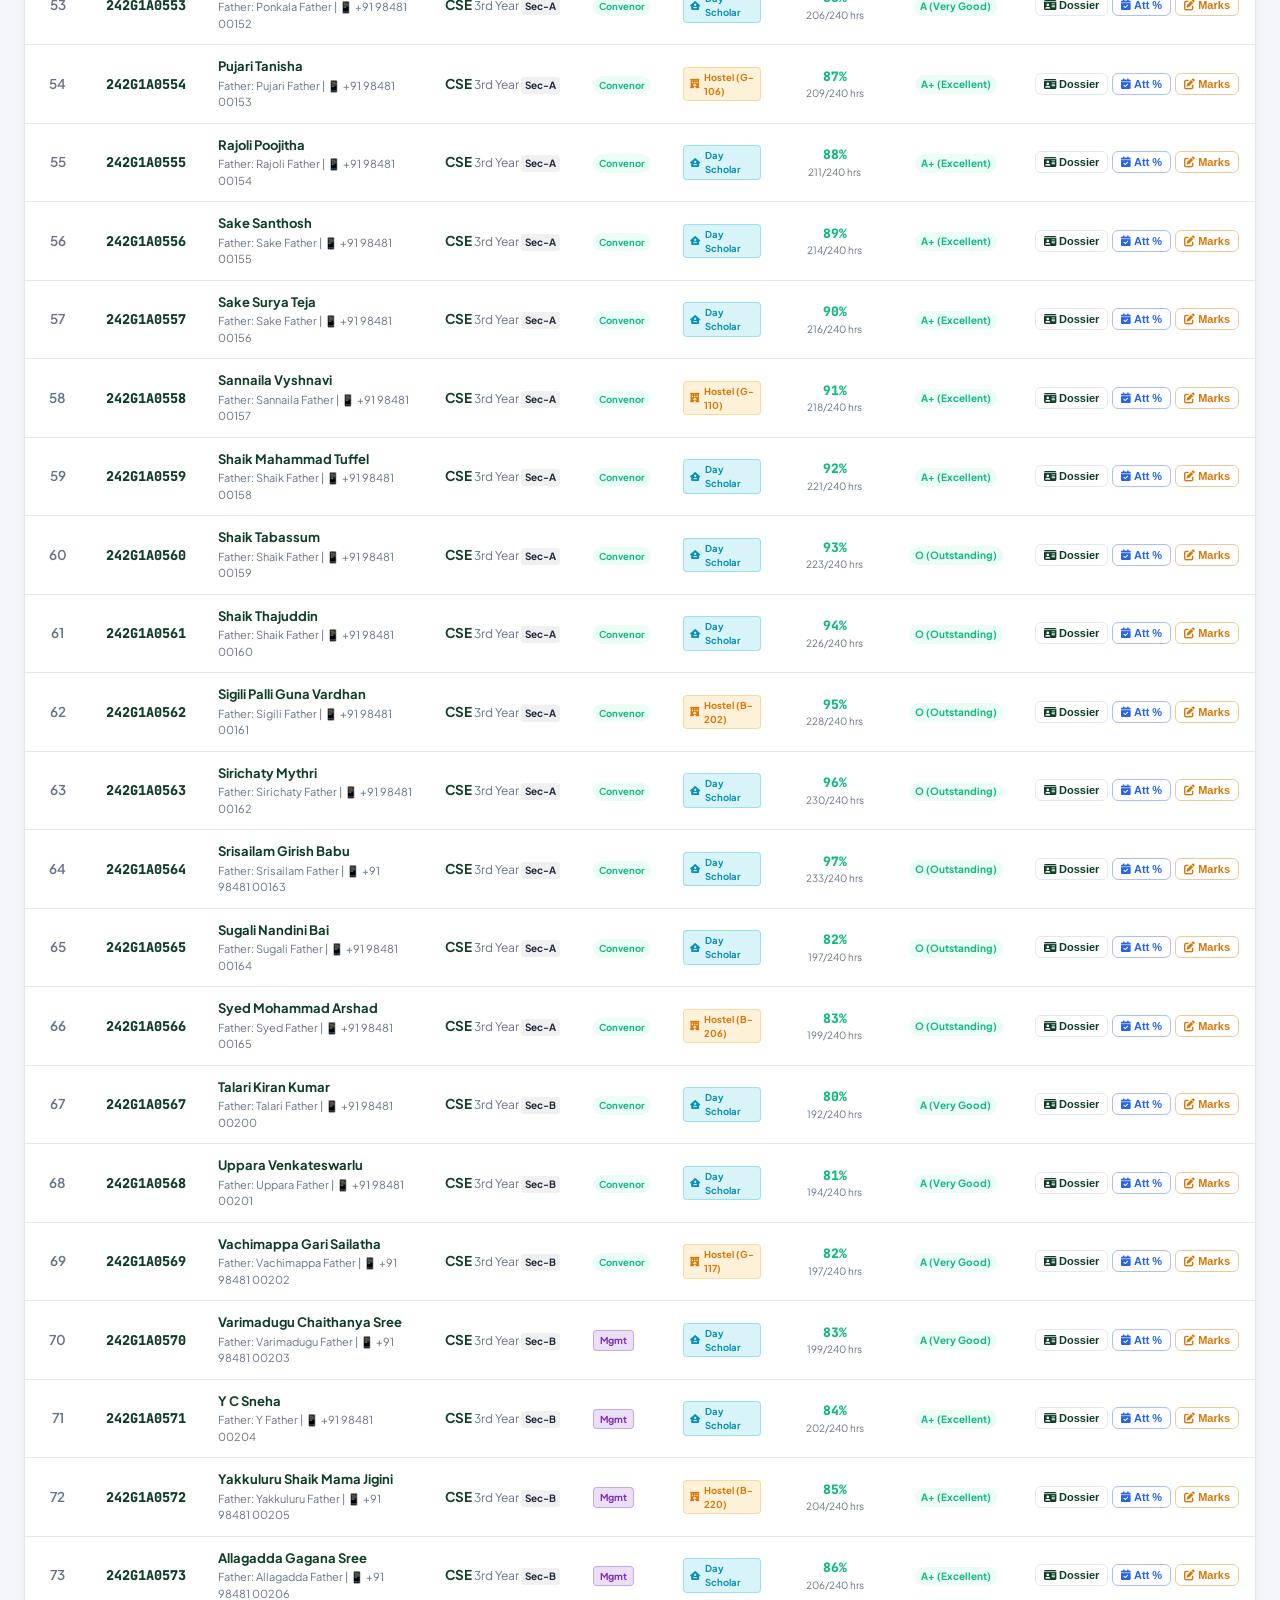
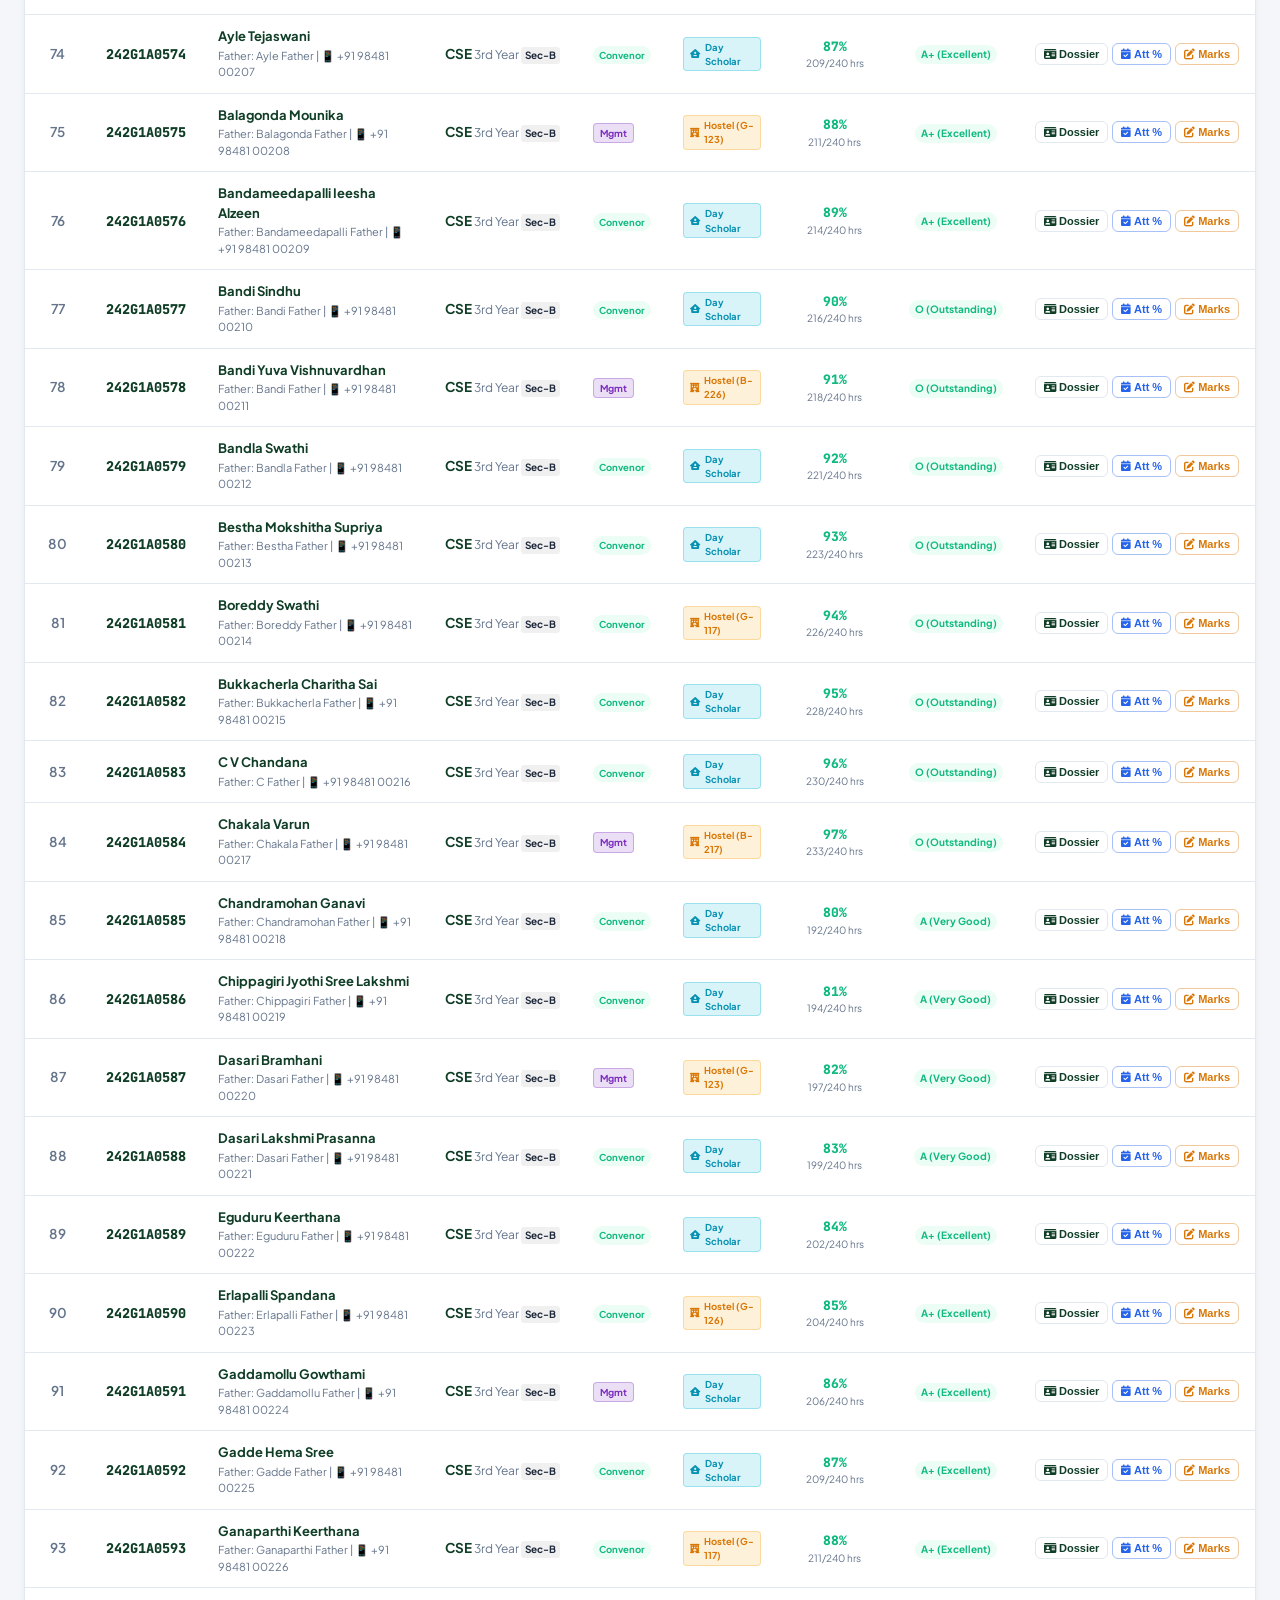
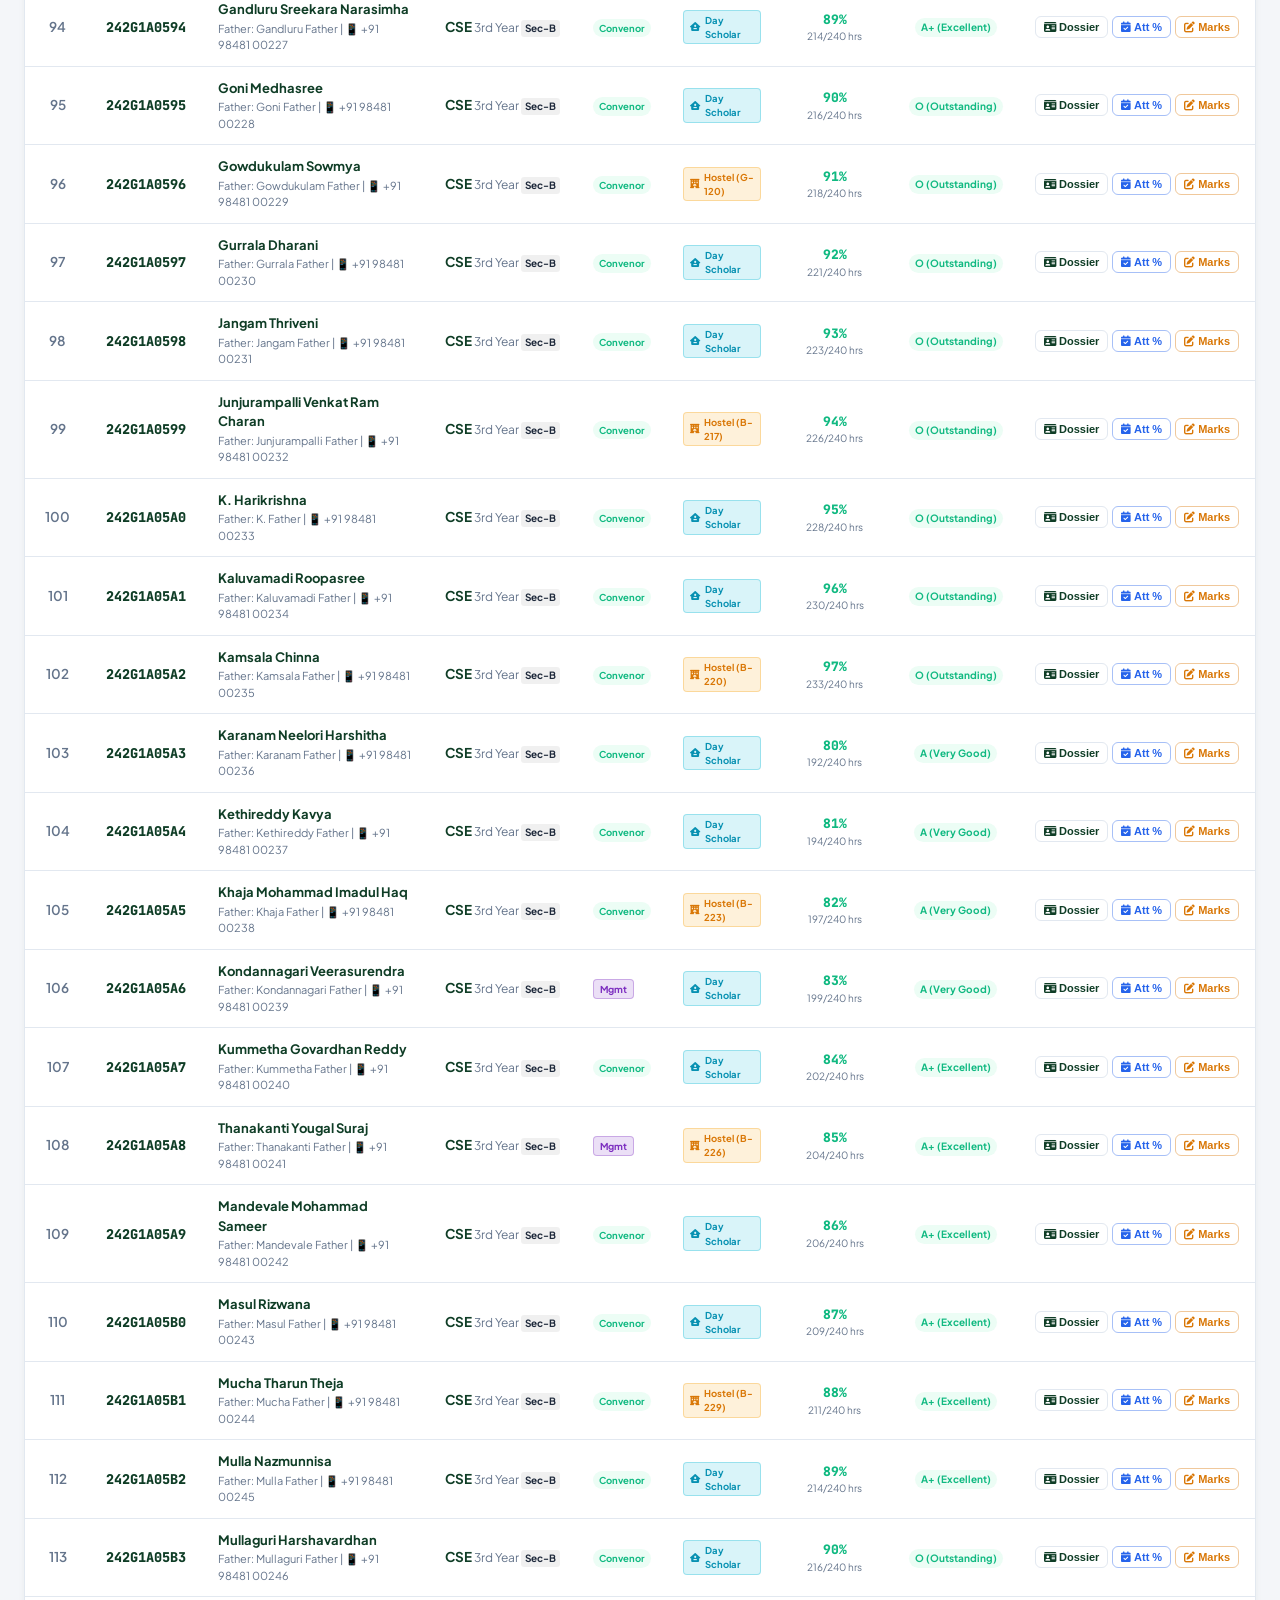
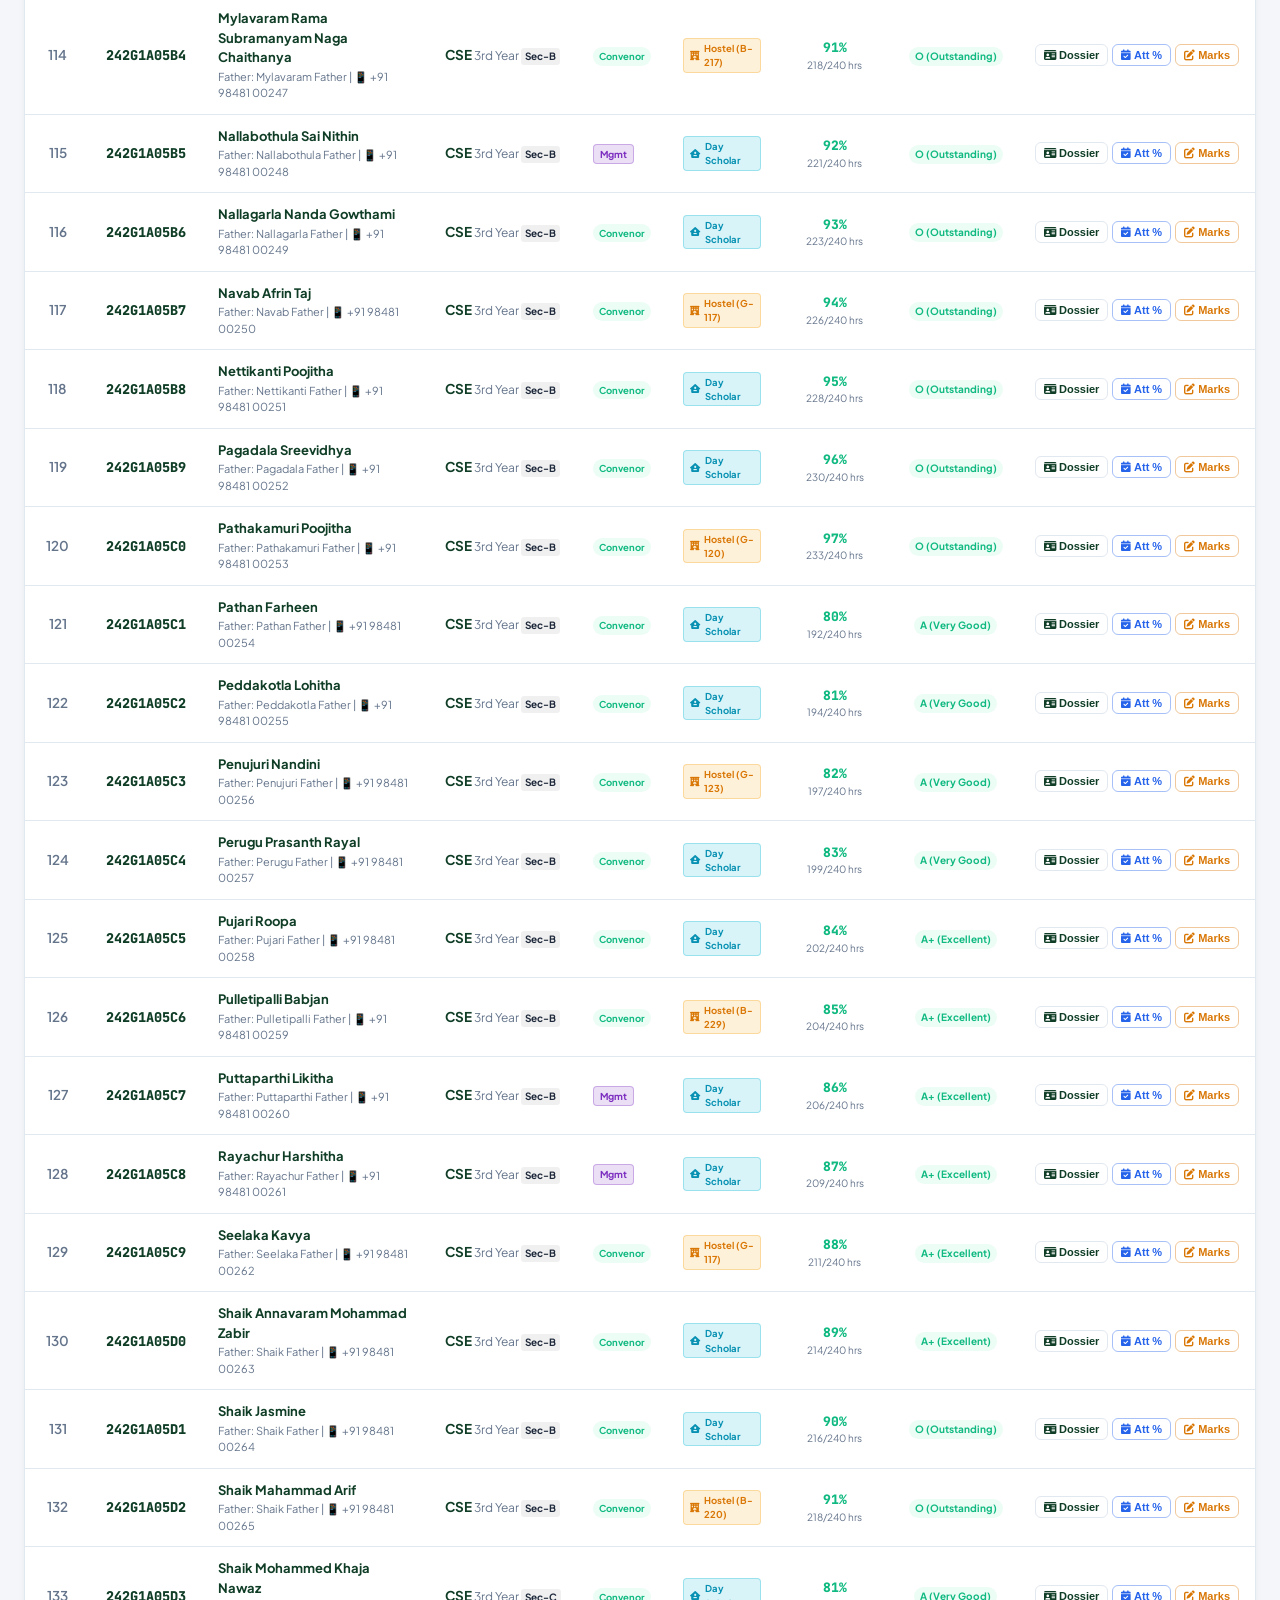
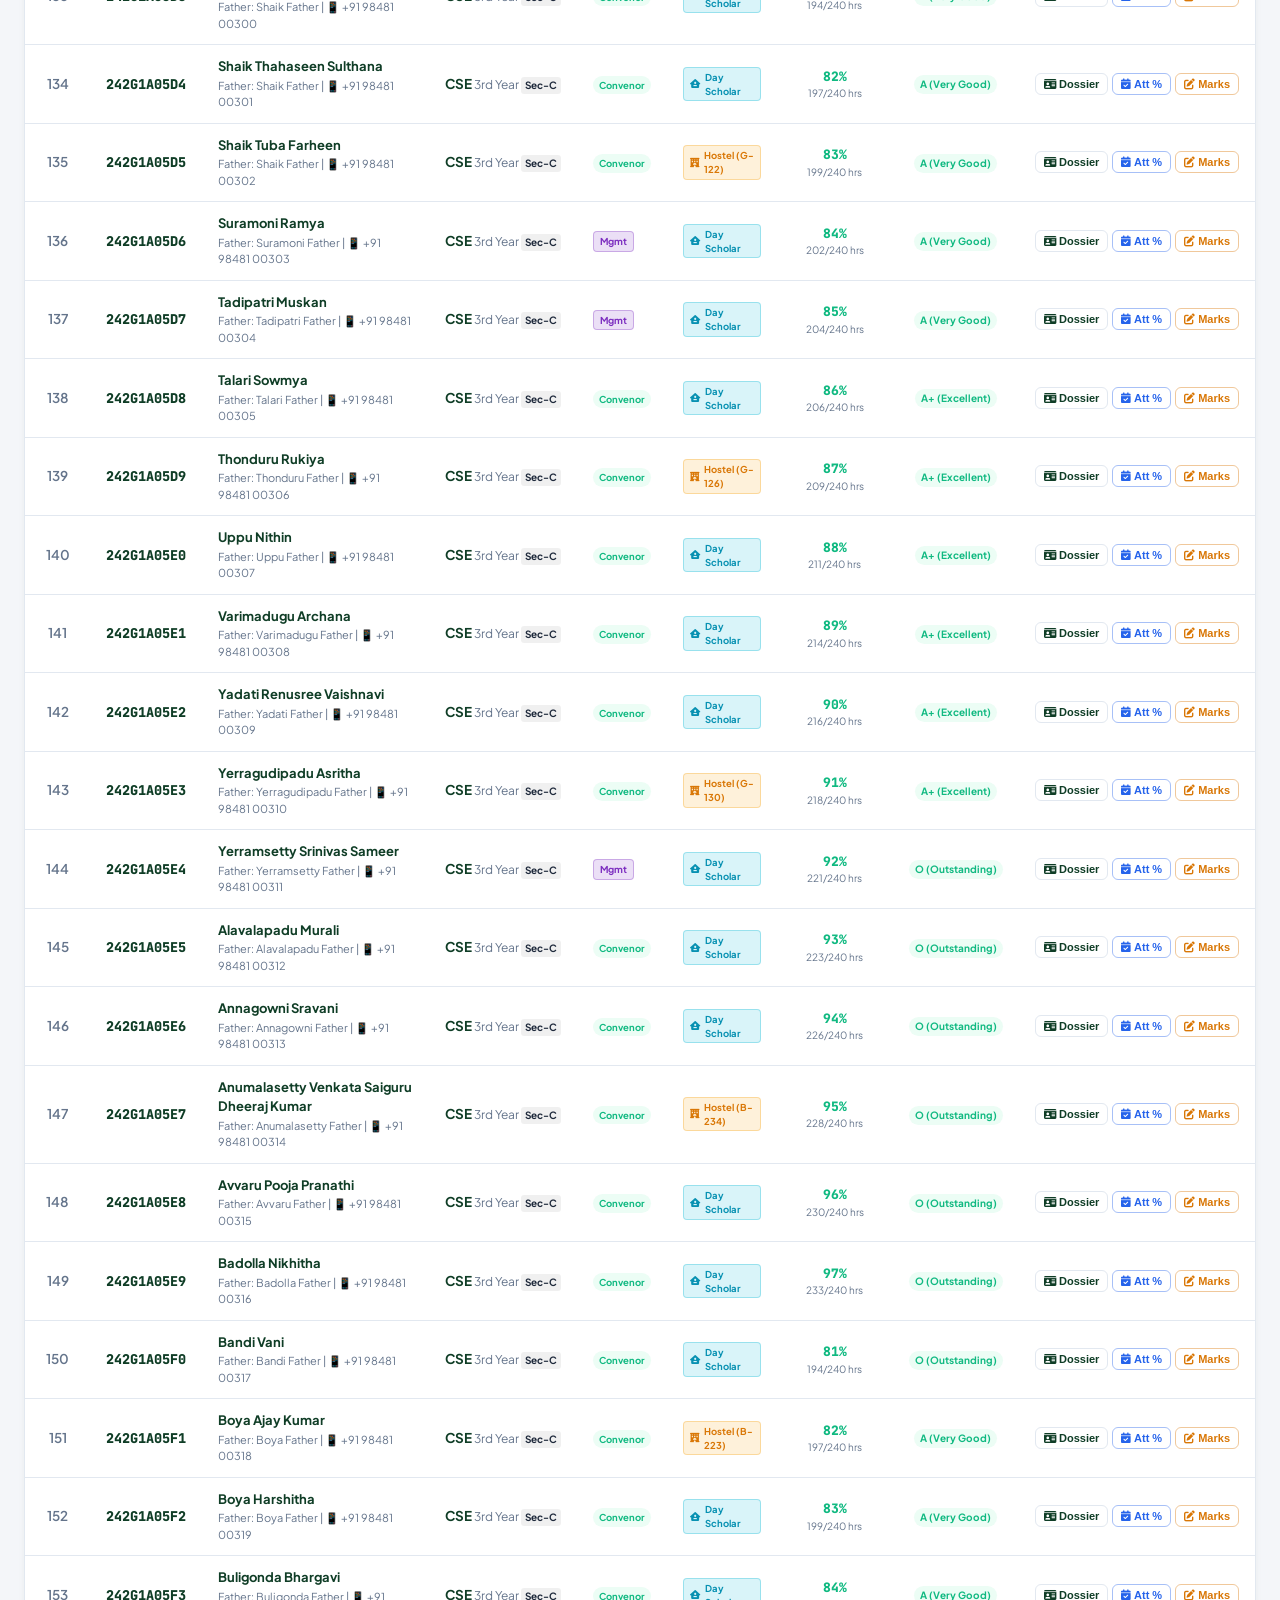
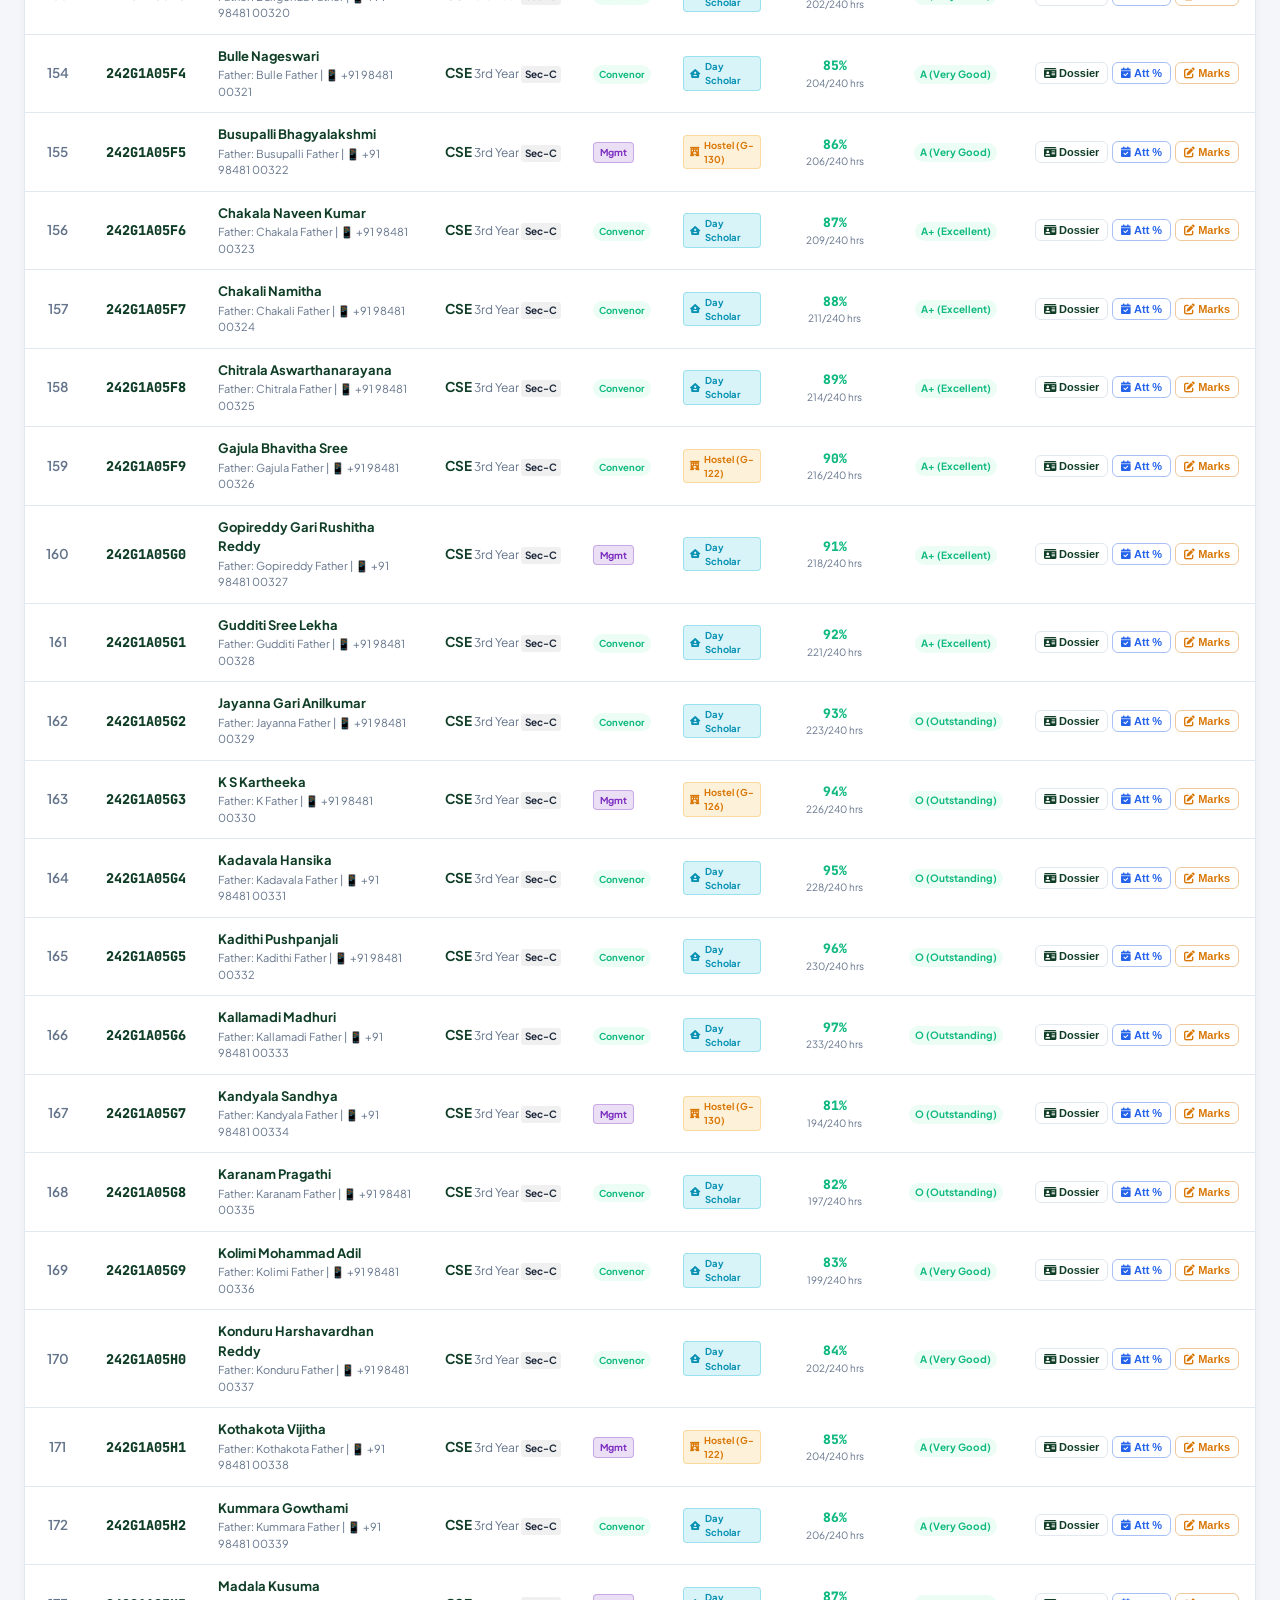
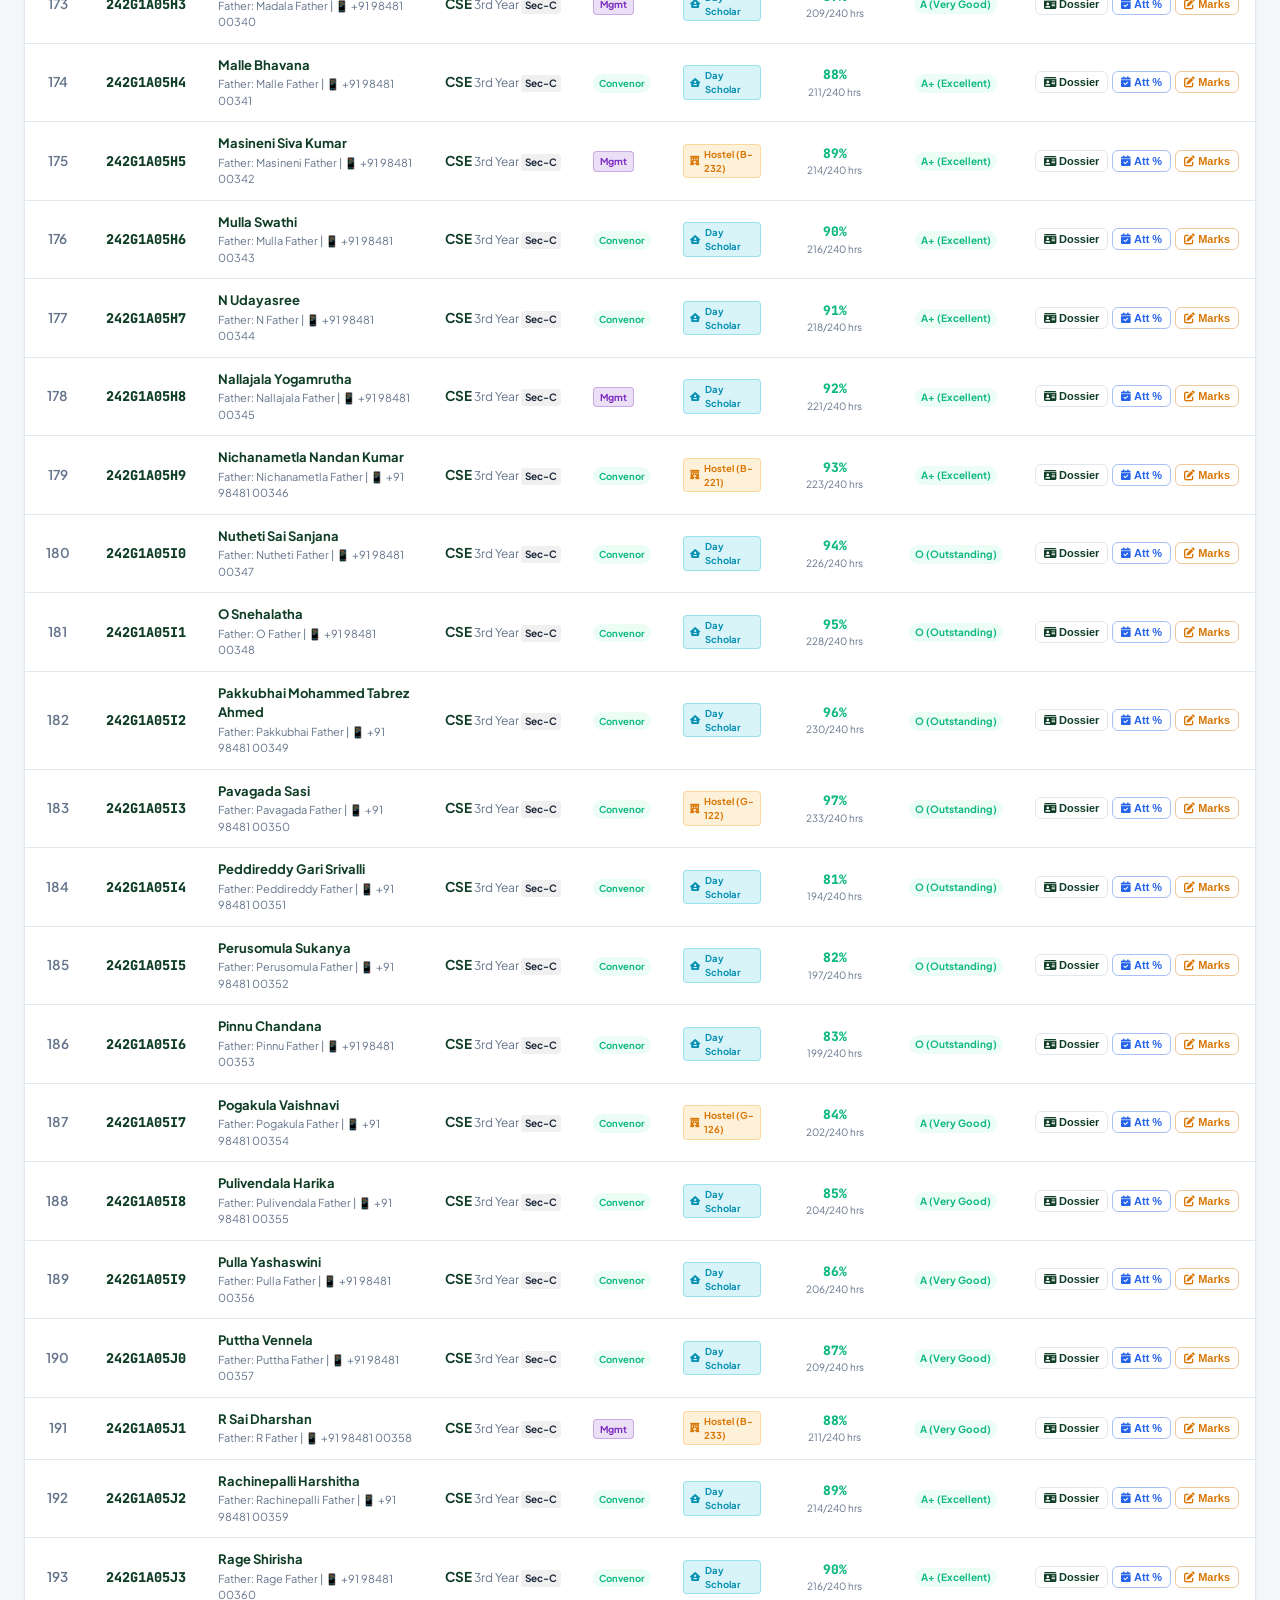
<file: staff/index.html>
<!DOCTYPE html>
<html lang="en">
<head>
  <meta charset="UTF-8" />
  <meta name="viewport" content="width=device-width, initial-scale=1.0" />
  <title>ALITS Faculty Directorate Portal | Anantha Lakshmi Institute of Tech & Sciences</title>
  
  <!-- FontAwesome Icons & Stylesheet -->
  <link rel="stylesheet" href="https://cdnjs.cloudflare.com/ajax/libs/font-awesome/6.4.0/css/all.min.css" />
  <link rel="stylesheet" href="styles.css" />

  <!-- Central Auth Guard & Route Protection -->
  <script src="../js/auth-guard.js"></script>
  <script src="/js/auth-guard.js"></script>
</head>
<body>

  <!-- FACULTY PORTAL HEADER -->
  <header class="faculty-header">
    <div class="header-top">
      <a href="index.html" class="brand-section">
        <img src="../images/alits_college_crest_logo.png" alt="ALITS Crest" class="brand-logo-crest" onerror="this.src='../assets/alits_logo.png'" />
        <div>
          <div class="brand-title">ALITS FACULTY DIRECTORATE PORTAL</div>
          <div class="brand-tagline">Academic Staff & Teaching Directorate (Autonomous)</div>
        </div>
      </a>

      <div class="header-actions">
        <a href="../auth.html?portal=management" class="btn-portal-pill" style="text-decoration: none; color: #fff;">
          <i class="fa-solid fa-gauge-high"></i> Main ERP
        </a>
        <a href="../auth.html?portal=student" class="btn-portal-pill" style="text-decoration: none; color: #fff;">
          <i class="fa-solid fa-user-graduate"></i> Student Portal
        </a>

        <button class="btn-theme-toggle" onclick="toggleFacultyTheme()" title="Toggle Dark/Light Mode">
          <i class="fa-solid fa-moon"></i>
        </button>

        <button class="btn-portal-pill" style="background: rgba(220, 38, 38, 0.25); border-color: #ef4444; color: #ff8888;" onclick="performFacultyLogout()">
          <i class="fa-solid fa-power-off"></i> Logout
        </button>
      </div>
    </div>

    <!-- FACULTY HERO PROFILE BAR -->
    <div class="faculty-hero-bar">
      <div class="faculty-profile-summary">
        <div class="faculty-avatar" id="hdrFacultyAvatar">MJ</div>
        <div class="faculty-meta">
          <h2 id="hdrFacultyName">MS. A. Manjula, M.Tech, (Ph.D.)</h2>
          <div class="faculty-meta-tags">
            <span class="meta-chip" id="hdrFacultyId">AL00456</span>
            <span style="color: rgba(255,255,255,0.8);" id="hdrFacultyDesig">Assistant Professor & Class Mentor / In-Charge (III Year CSE-D)</span>
            <span style="color: var(--gold-light);">•</span>
            <span style="color: var(--gold-light); font-weight: 600;" id="hdrFacultyDept">Computer Science & Engineering</span>
          </div>
        </div>
      </div>

      <div class="faculty-quick-kpis">
        <div class="quick-kpi">
          <div class="quick-kpi-val" id="kpiClassesVal">4 Courses</div>
          <div class="quick-kpi-lbl">Assigned Courses</div>
        </div>
        <div class="quick-kpi">
          <div class="quick-kpi-val" id="kpiStudentsVal">186 Active</div>
          <div class="quick-kpi-lbl">Enrolled Students</div>
        </div>
        <div class="quick-kpi">
          <div class="quick-kpi-val" id="kpiClVal" style="color: var(--gold);">8 Days</div>
          <div class="quick-kpi-lbl">Casual Leave Bal.</div>
        </div>
      </div>
    </div>

    <!-- NAVIGATION TABS -->
    <nav class="faculty-nav-tabs">
      <button class="tab-btn" data-tab="attendance" onclick="switchFacultyTab('attendance')">
        <i class="fa-solid fa-clipboard-user"></i> Live Attendance
      </button>
      <button class="tab-btn" data-tab="approvals" onclick="switchFacultyTab('approvals')">
        <i class="fa-solid fa-stamp" style="color: #D4AF37;"></i> Approval List
        <span class="badge" id="navApprovalsCountBadge" style="background: rgba(212, 175, 55, 0.2); color: #D4AF37; border: 1px solid #D4AF37; font-size: 10px; padding: 2px 6px; margin-left: 6px; border-radius: 9999px;">0</span>
      </button>
      <button class="tab-btn" data-tab="leaves" onclick="switchFacultyTab('leaves')">
        <i class="fa-solid fa-envelope-open-text"></i> Leave Permission
      </button>
      <button class="tab-btn" data-tab="assignments" onclick="switchFacultyTab('assignments')">
        <i class="fa-solid fa-list-check"></i> Assignments & Submissions
      </button>
      <button class="tab-btn" data-tab="notes" onclick="switchFacultyTab('notes')">
        <i class="fa-solid fa-book-open-reader"></i> Subject Notes & Materials
      </button>
      <button class="tab-btn" data-tab="timetable" onclick="switchFacultyTab('timetable')">
        <i class="fa-solid fa-calendar-week"></i> My Timetable
      </button>
      <button class="tab-btn" data-tab="reports" onclick="switchFacultyTab('reports')">
        <i class="fa-solid fa-chart-pie" style="color: #10B981;"></i> Faculty Reports
      </button>
      <button class="tab-btn" data-tab="profile" onclick="switchFacultyTab('profile')">
        <i class="fa-solid fa-id-card-clip"></i> Faculty Profile
      </button>
    </nav>
  </header>

  <!-- ROLE RESTRICTION NOTICE (IF STUDENT WRONGLY ACCESSES) -->
  <div id="roleNoticeBanner" style="display: none; background: #FEF2F2; border-bottom: 1px solid #EF4444; padding: 10px 24px; color: #991B1B; font-size: 13px; align-items: center; justify-content: space-between;">
    <div style="display: flex; align-items: center; gap: 8px;">
      <i class="fa-solid fa-triangle-exclamation"></i>
      <span>Access Restricted: You are currently logged in as a Student. Viewing Faculty Portal in administrative mode.</span>
    </div>
    <a href="../student/index.html" style="font-weight: 700; color: #7F1D1D; text-decoration: underline;">Return to Student Portal &rarr;</a>
  </div>

  <!-- MAIN FACULTY CONTENT CONTAINER -->
  <main class="faculty-container" id="facultyTabContent">
    <!-- Dynamically rendered by faculty/app.js -->
  </main>

  <!-- MODAL DIALOG -->
  <div class="modal-backdrop" id="facultyModal">
    <div class="modal-box">
      <div class="modal-header">
        <h3 id="modalTitle">Modal Dialog</h3>
        <button class="modal-close-btn" onclick="closeFacultyModal()">&times;</button>
      </div>
      <div class="modal-body" id="modalBody">
        <!-- Injected dynamically -->
      </div>
    </div>
  </div>

  <!-- TOAST NOTIFICATIONS -->
  <div class="toast-container" id="facultyToastContainer"></div>

  <!-- JAVASCRIPT LOGIC -->
  <script src="../js/data.js"></script>
  <script src="../js/backend-sync.js"></script>
  <script src="app.js"></script>
</body>
</html>
</file>
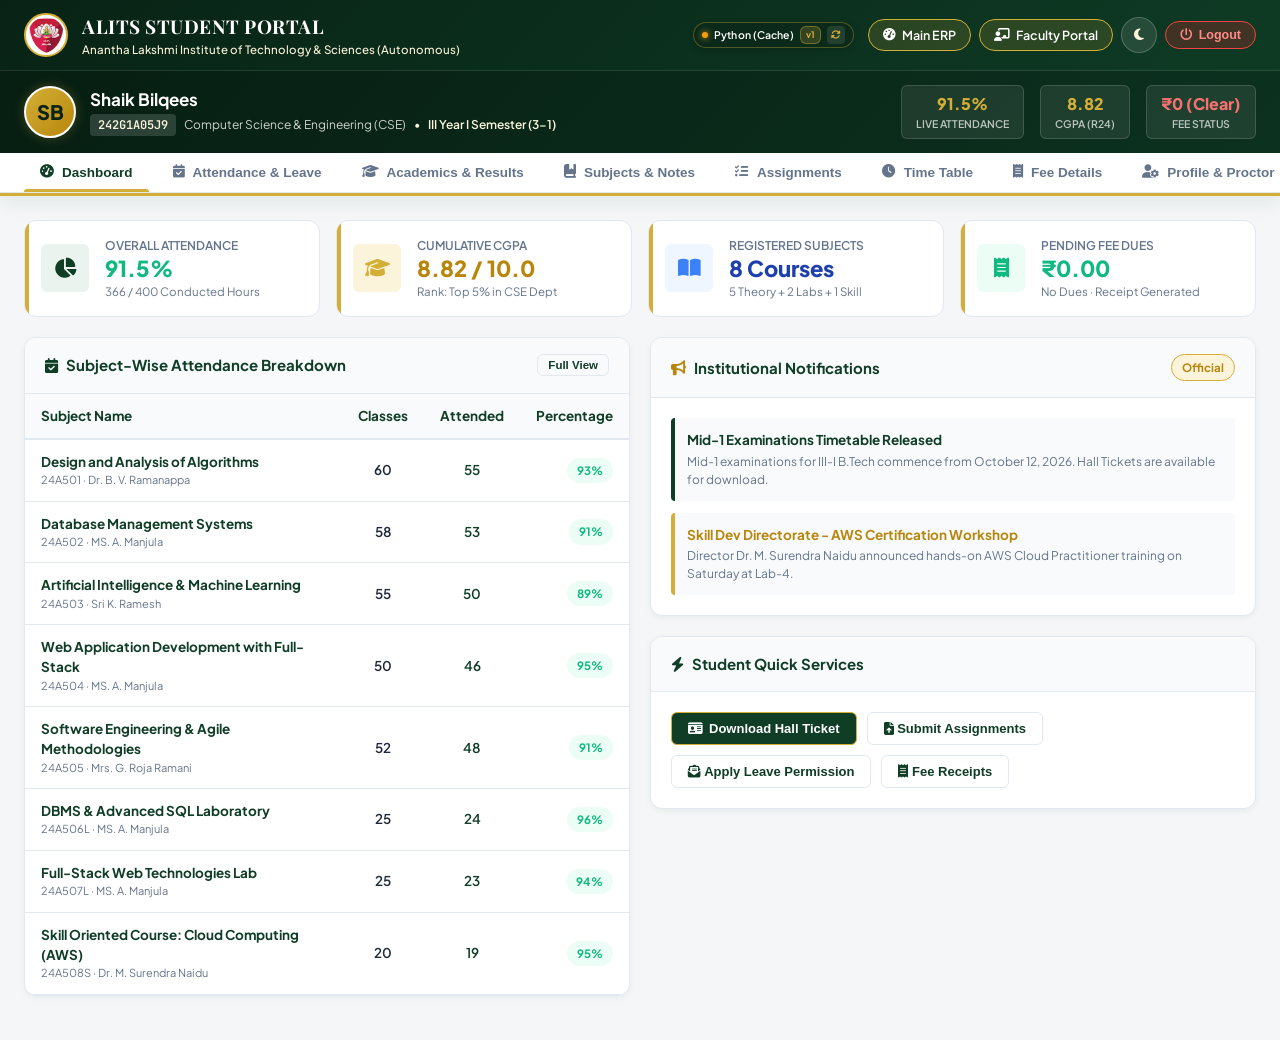
<file: student/index.html>
<!DOCTYPE html>
<html lang="en">

<head>
  <meta charset="UTF-8" />
  <meta name="viewport" content="width=device-width, initial-scale=1.0" />
  <title>ALITS Student Portal | Anantha Lakshmi Institute of Technology & Sciences</title>

  <!-- FontAwesome Icons & Stylesheet -->
  <link rel="stylesheet" href="https://cdnjs.cloudflare.com/ajax/libs/font-awesome/6.4.0/css/all.min.css" />
  <link rel="stylesheet" href="styles.css" />

  <!-- Central Auth Guard & Route Protection -->
  <script src="../js/auth-guard.js"></script>
</head>

<body>

  <!-- STUDENT PORTAL MAIN HEADER -->
  <header class="student-header">
    <div class="header-top">
      <a href="index.html" class="brand-section">
        <img src="../images/alits_college_crest_logo.png" alt="ALITS Crest" class="brand-logo-crest"
          onerror="this.src='../assets/alits_logo.png'" />
        <div>
          <div class="brand-title">ALITS STUDENT PORTAL</div>
          <div class="brand-tagline">Anantha Lakshmi Institute of Technology & Sciences (Autonomous)</div>
        </div>
      </a>

      <!-- Quick Portal Access & Actions -->
      <div style="display: flex; align-items: center; gap: 8px;">
        <a href="../auth.html?portal=management" class="btn-portal-pill" style="text-decoration: none; color: #fff;">
          <i class="fa-solid fa-gauge-high"></i> Main ERP
        </a>
        <a href="../auth.html?portal=faculty" class="btn-portal-pill" style="text-decoration: none; color: #fff;">
          <i class="fa-solid fa-chalkboard-user"></i> Faculty Portal
        </a>

        <button class="btn-theme-toggle" onclick="toggleStudentTheme()" title="Toggle Dark/Light Mode">
          <i class="fa-solid fa-moon"></i>
        </button>

        <button class="btn-portal-pill"
          style="background: rgba(220, 38, 38, 0.25); border-color: #ef4444; color: #ff8888;"
          onclick="performStudentLogout()">
          <i class="fa-solid fa-power-off"></i> Logout
        </button>
      </div>
    </div>

    <!-- STUDENT HERO BAR (SHOWS ISOLATED LOGGED IN STUDENT DATA) -->
    <div class="student-hero-bar">
      <div class="student-profile-summary">
        <div class="student-avatar" id="hdrStudentAvatar">GT</div>
        <div class="student-meta">
          <h2 id="hdrStudentName">Gulagani Tirumalaiah</h2>
          <div class="student-meta-tags">
            <span class="meta-chip" id="hdrStudentRoll">242G1A05O1</span>
            <span style="color: rgba(255,255,255,0.8);" id="hdrStudentBranch">B.Tech - CSE</span>
            <span style="color: var(--gold-light);">•</span>
            <span style="color: var(--gold-light); font-weight: 600;" id="hdrStudentSem">III Year I Sem (3-1)</span>
          </div>
        </div>
      </div>

      <div class="student-quick-kpis">
        <div class="quick-kpi">
          <div class="quick-kpi-val" id="kpiAttendanceVal">88.5%</div>
          <div class="quick-kpi-lbl">Live Attendance</div>
        </div>
        <div class="quick-kpi">
          <div class="quick-kpi-val" id="kpiCgpaVal">8.75</div>
          <div class="quick-kpi-lbl">CGPA (R24)</div>
        </div>
        <div class="quick-kpi">
          <div class="quick-kpi-val" id="kpiFeeVal" style="color: #F87171;">₹12,500</div>
          <div class="quick-kpi-lbl">Fee Status</div>
        </div>
      </div>
    </div>

    <!-- NAVIGATION TABS -->
    <nav class="student-nav-tabs">
      <button class="tab-btn active" data-tab="dashboard" onclick="switchStudentTab('dashboard')">
        <i class="fa-solid fa-gauge-high"></i> Dashboard
      </button>
      <button class="tab-btn" data-tab="attendance" onclick="switchStudentTab('attendance')">
        <i class="fa-solid fa-calendar-check"></i> Attendance & Leave
      </button>
      <button class="tab-btn" data-tab="academics" onclick="switchStudentTab('academics')">
        <i class="fa-solid fa-graduation-cap"></i> Academics & Results
      </button>
      <button class="tab-btn" data-tab="subjects" onclick="switchStudentTab('subjects')">
        <i class="fa-solid fa-book-bookmark"></i> Subjects & Notes
      </button>
      <button class="tab-btn" data-tab="assignments" onclick="switchStudentTab('assignments')">
        <i class="fa-solid fa-list-check"></i> Assignments
      </button>
      <button class="tab-btn" data-tab="timetable" onclick="switchStudentTab('timetable')">
        <i class="fa-solid fa-clock"></i> Time Table
      </button>
      <button class="tab-btn" data-tab="fees" onclick="switchStudentTab('fees')">
        <i class="fa-solid fa-receipt"></i> Fee Details
      </button>
      <button class="tab-btn" data-tab="profile" onclick="switchStudentTab('profile')">
        <i class="fa-solid fa-user-gear"></i> Profile & Proctor
      </button>
    </nav>
  </header>



  <!-- MAIN STUDENT CONTENT CONTAINER -->
  <main class="student-container" id="studentTabContent">
    <!-- Dynamically rendered by student/app.js -->
  </main>

  <!-- MODAL DIALOG -->
  <div class="modal-backdrop" id="studentModal">
    <div class="modal-box">
      <div class="modal-header">
        <h3 id="modalTitle">Modal Dialog</h3>
        <button class="modal-close-btn" onclick="closeStudentModal()">&times;</button>
      </div>
      <div class="modal-body" id="modalBody">
        <!-- Injected dynamically -->
      </div>
    </div>
  </div>

  <!-- TOAST NOTIFICATIONS -->
  <div class="toast-container" id="studentToastContainer"></div>

  <!-- JAVASCRIPT LOGIC -->
  <script src="../js/backend-sync.js"></script>
  <script src="app.js"></script>
</body>

</html>
</file>
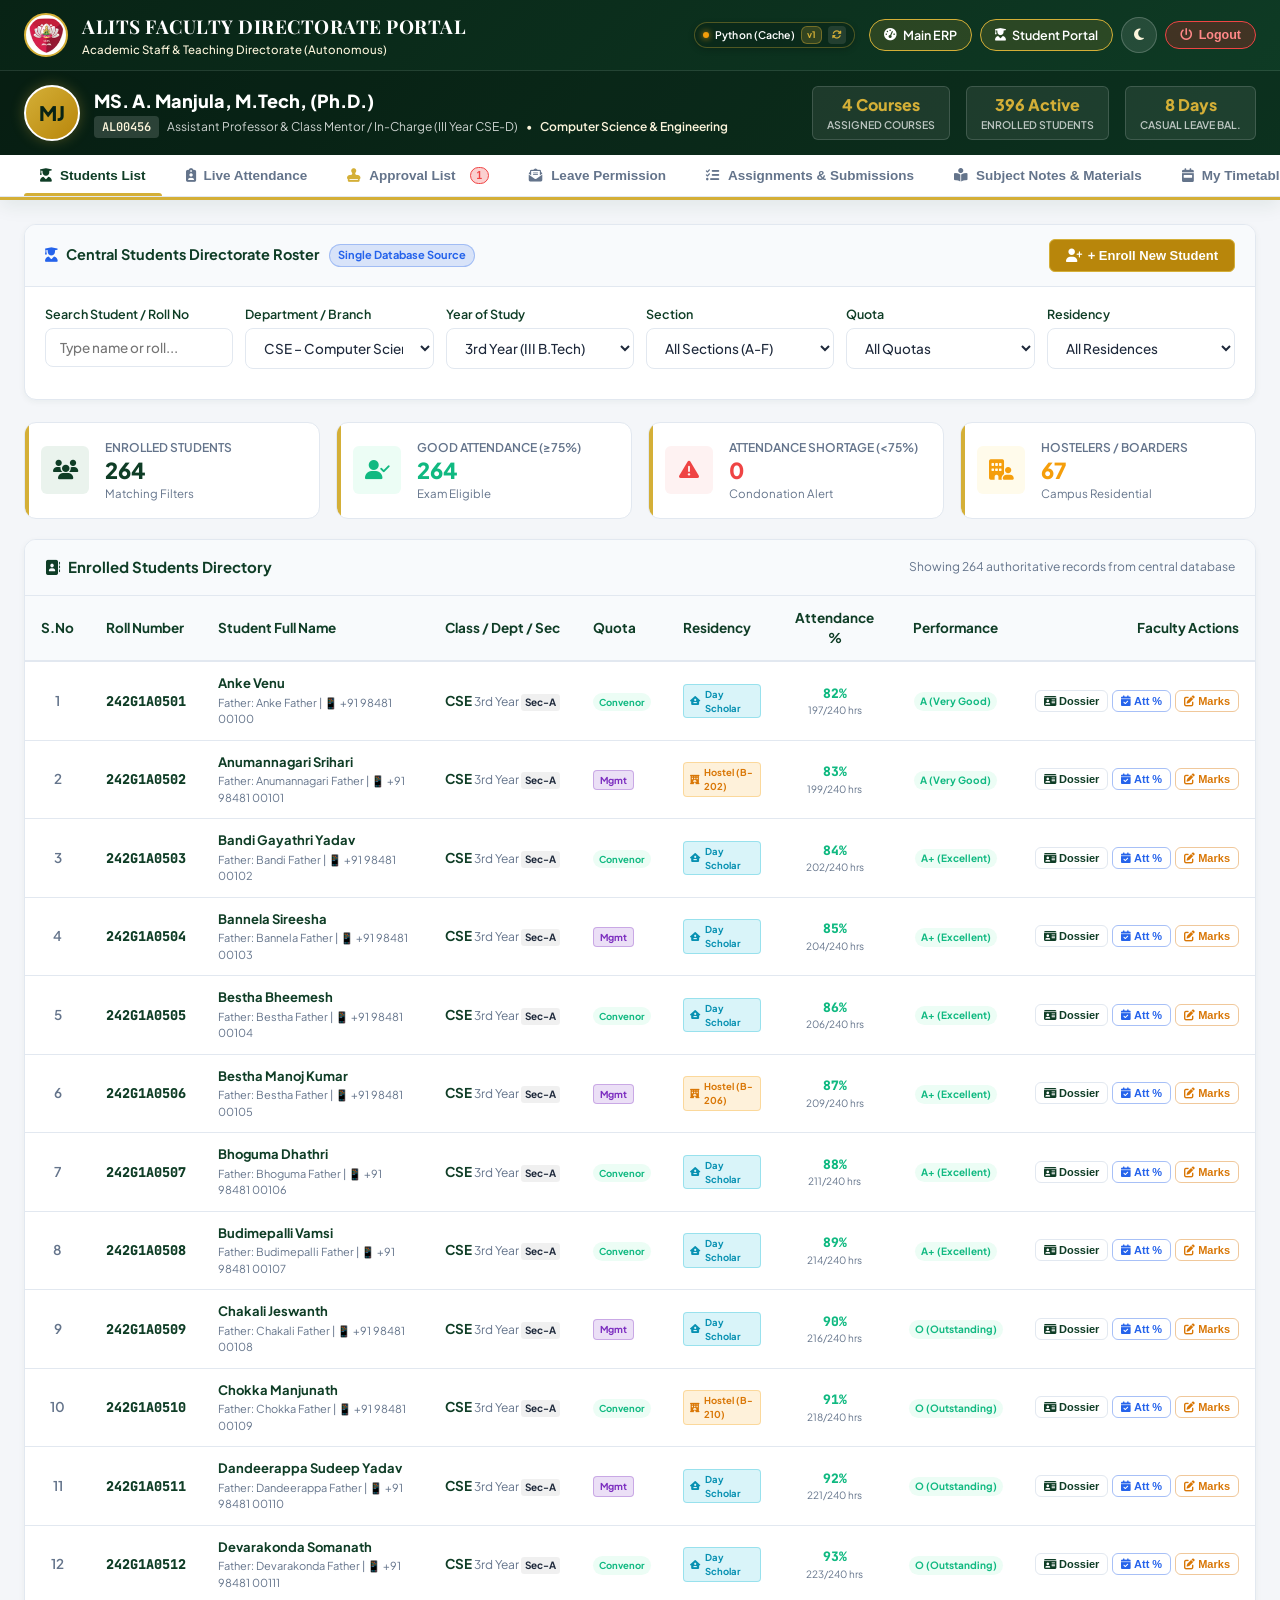
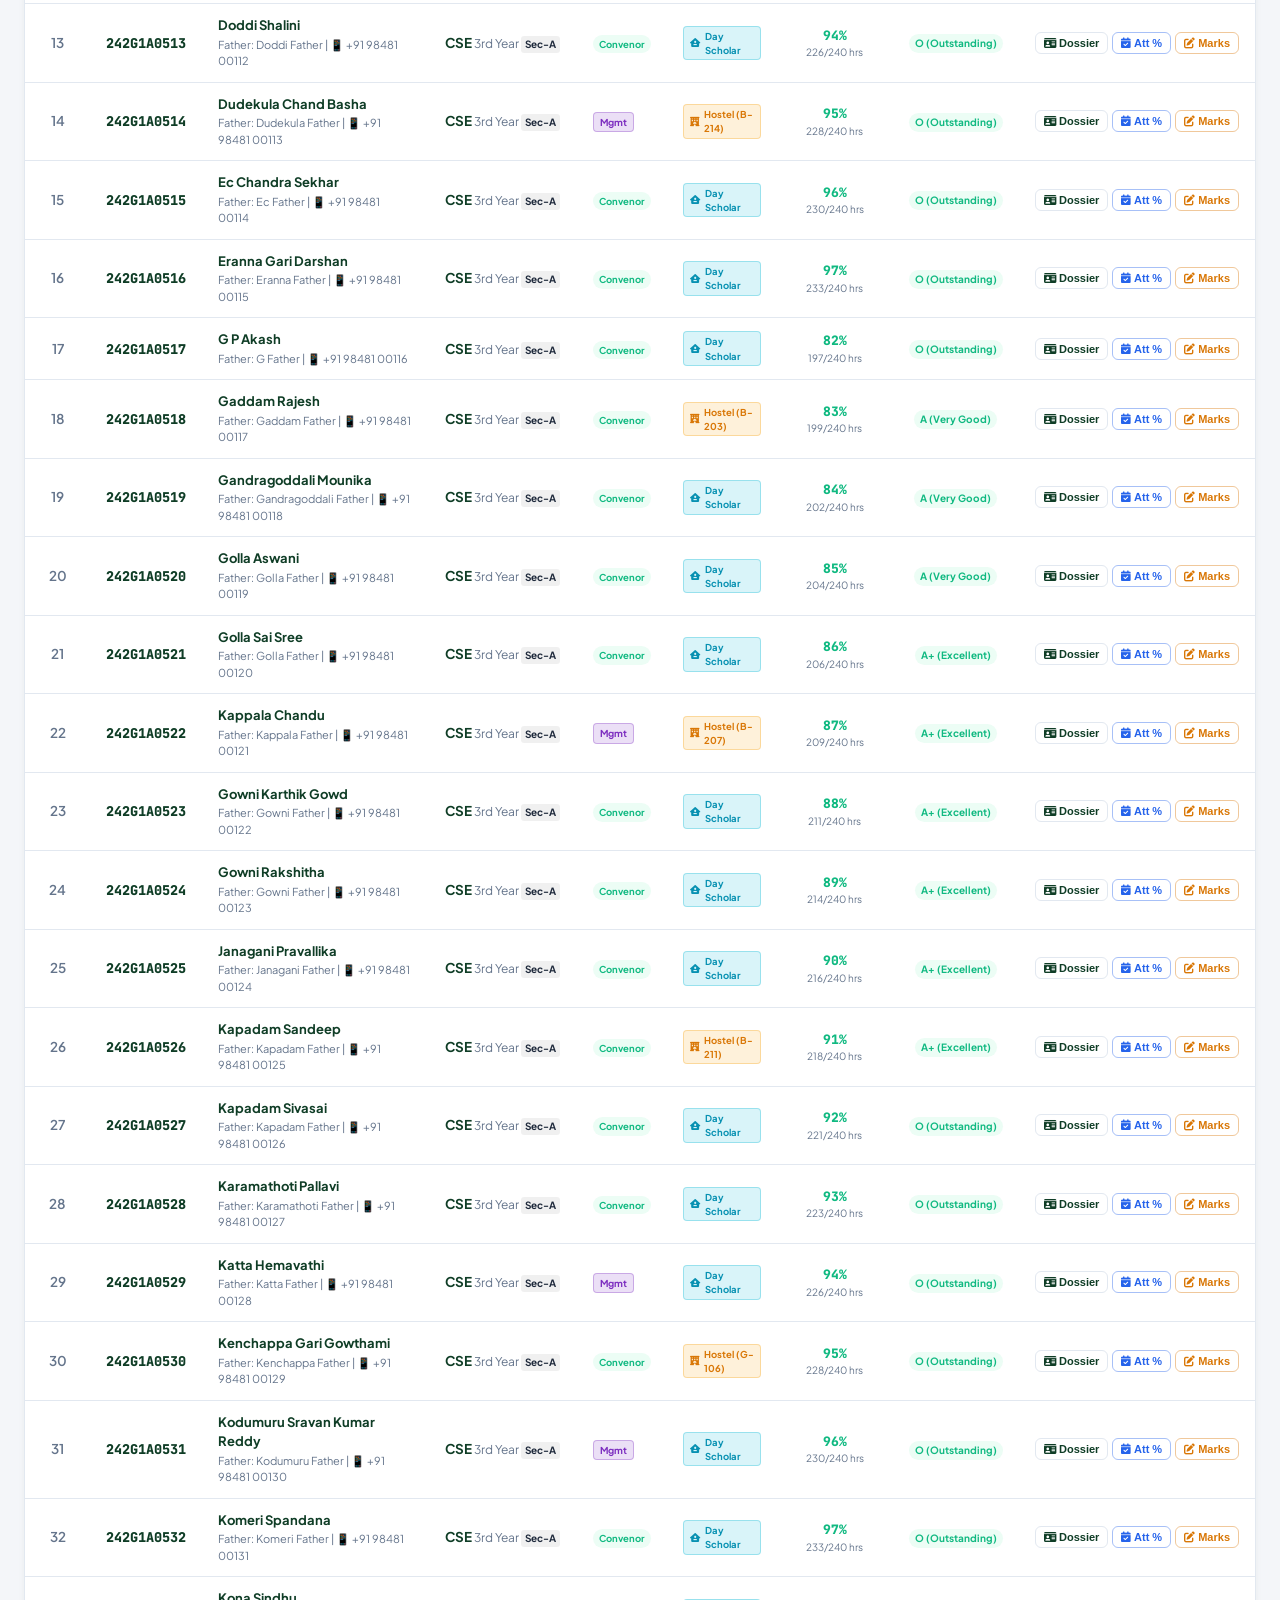
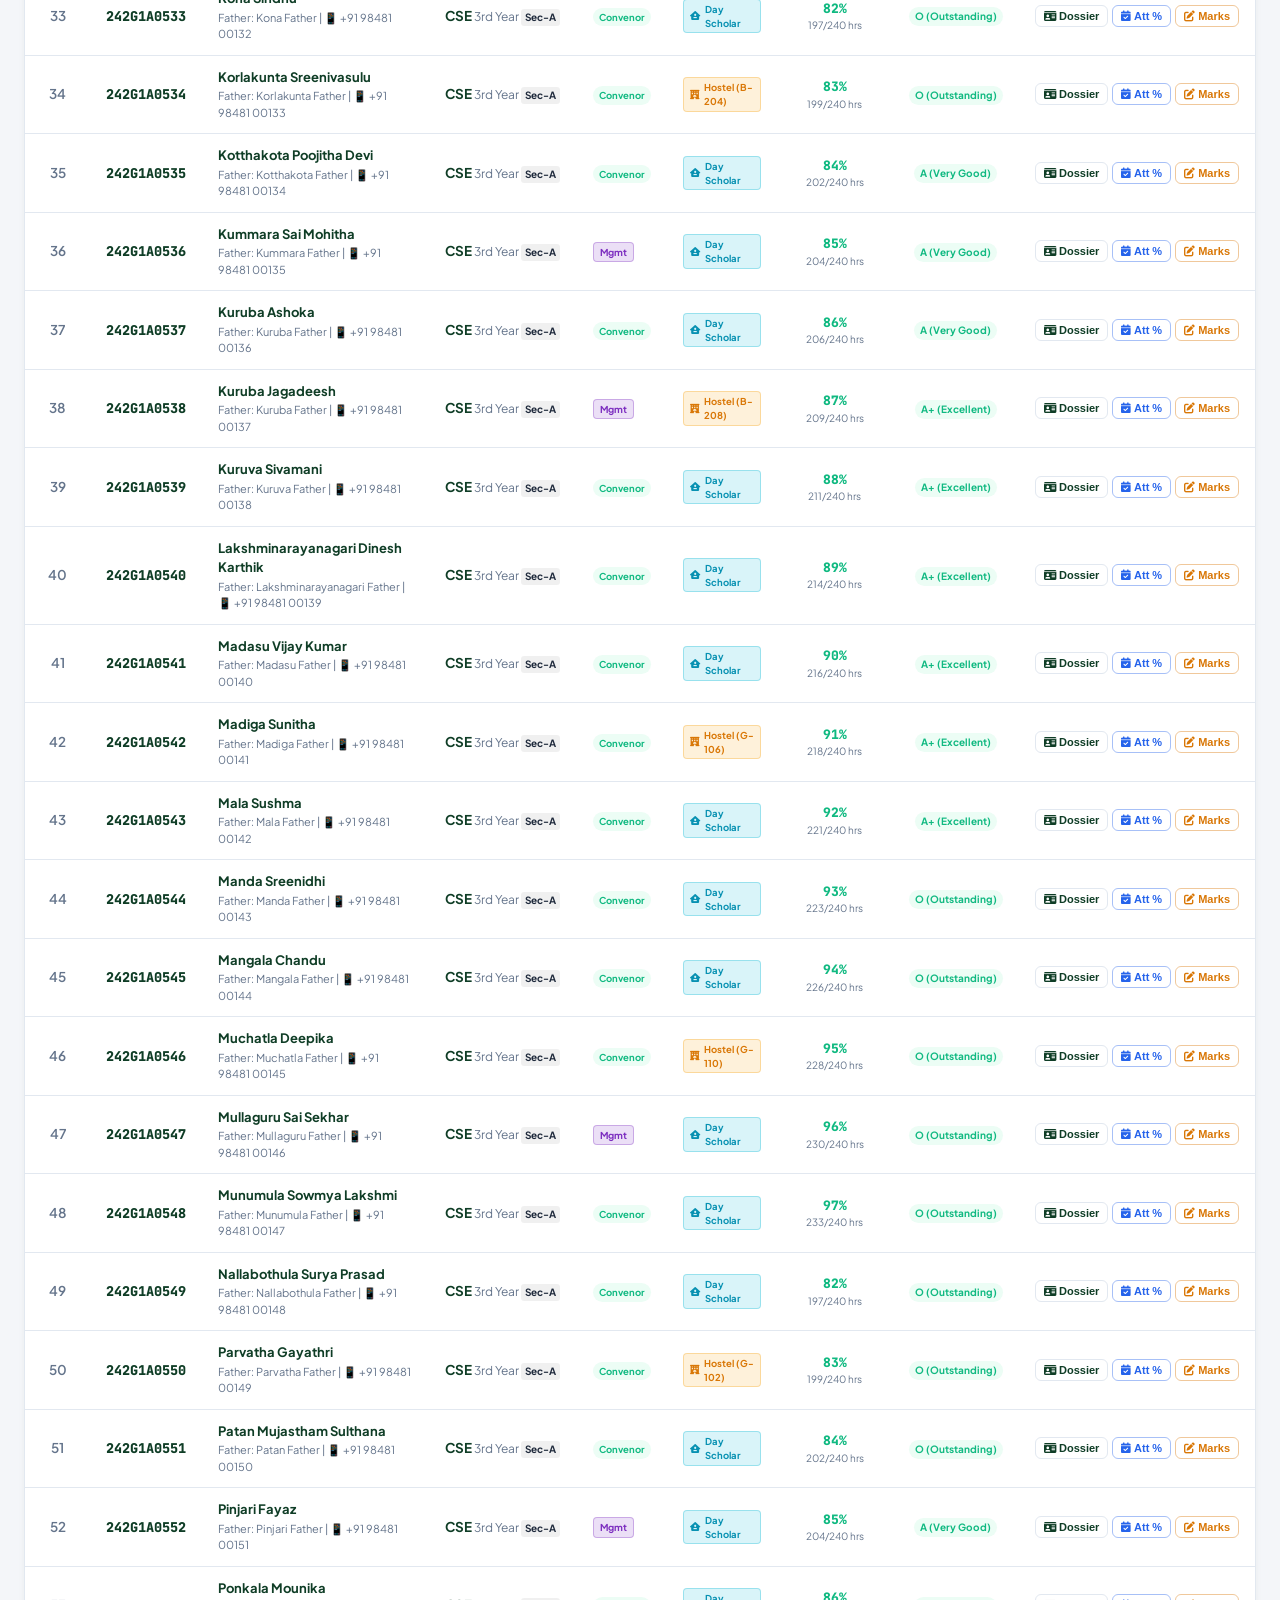
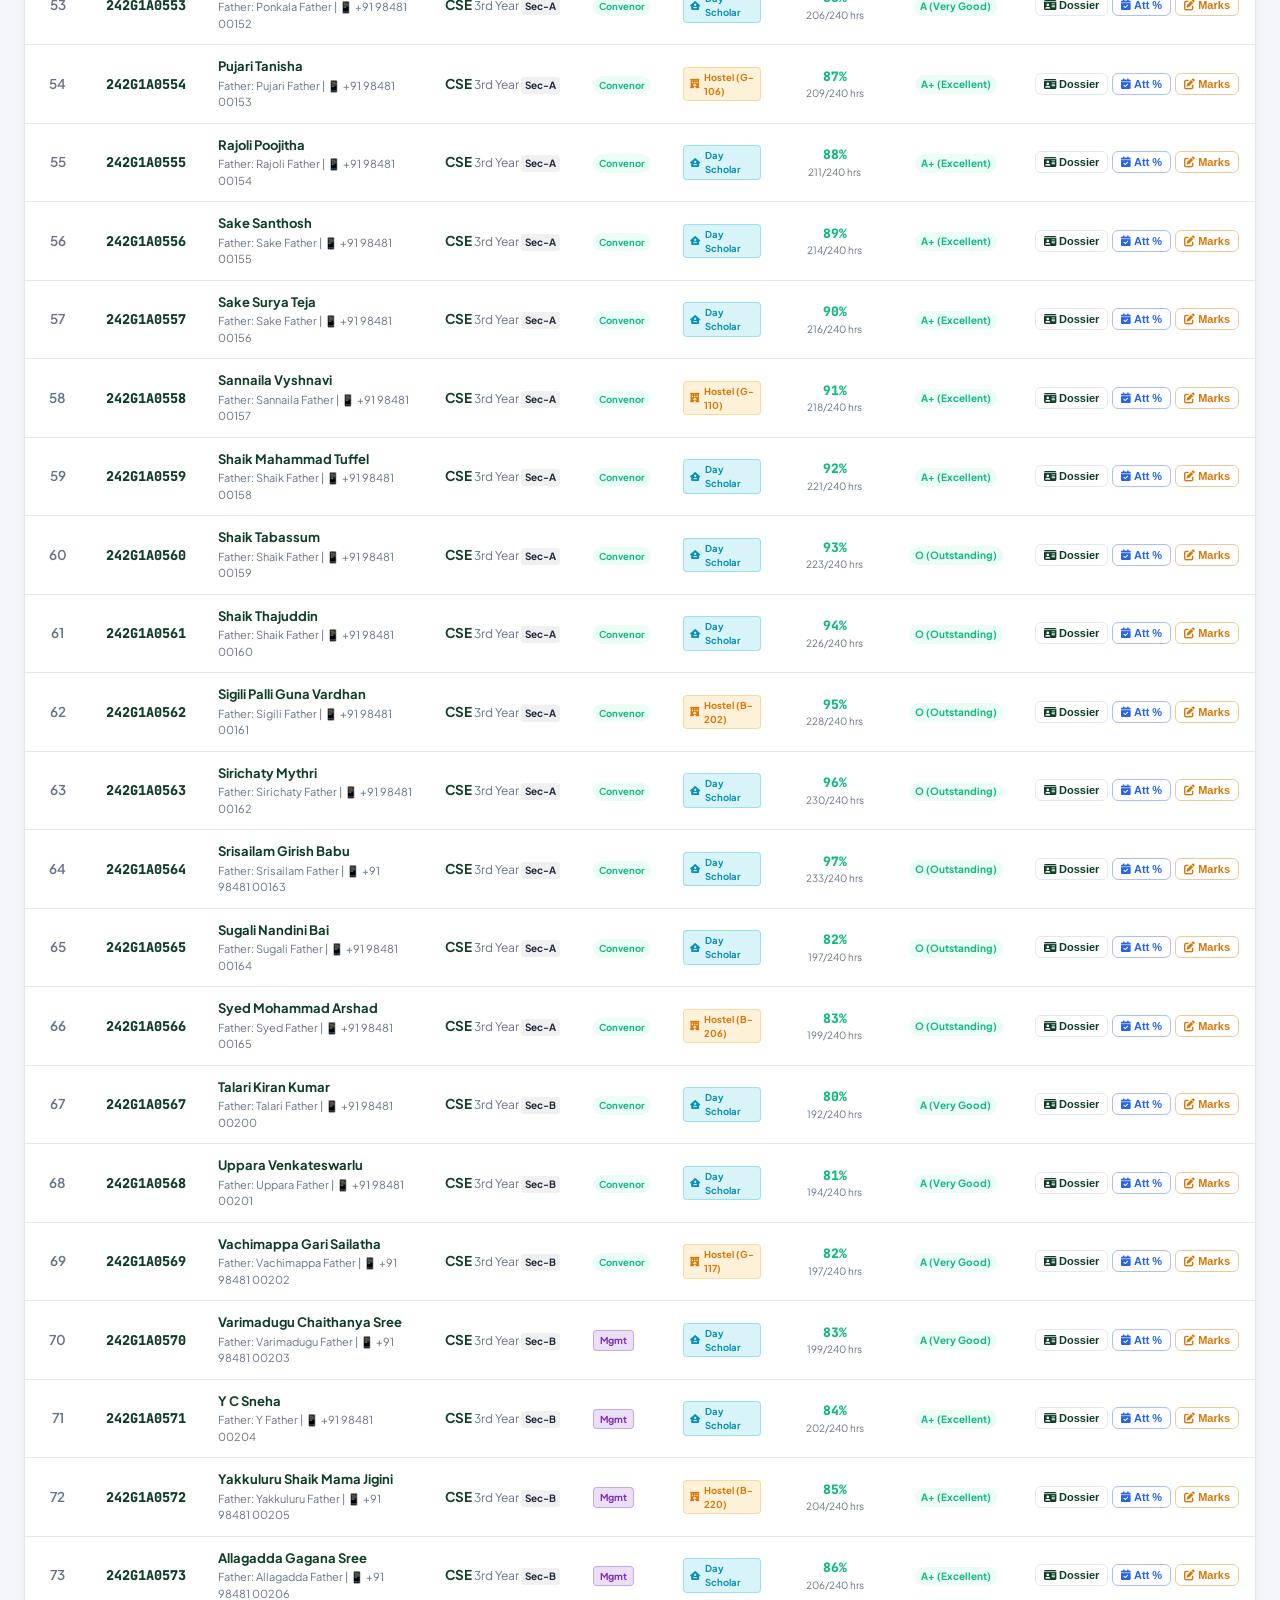
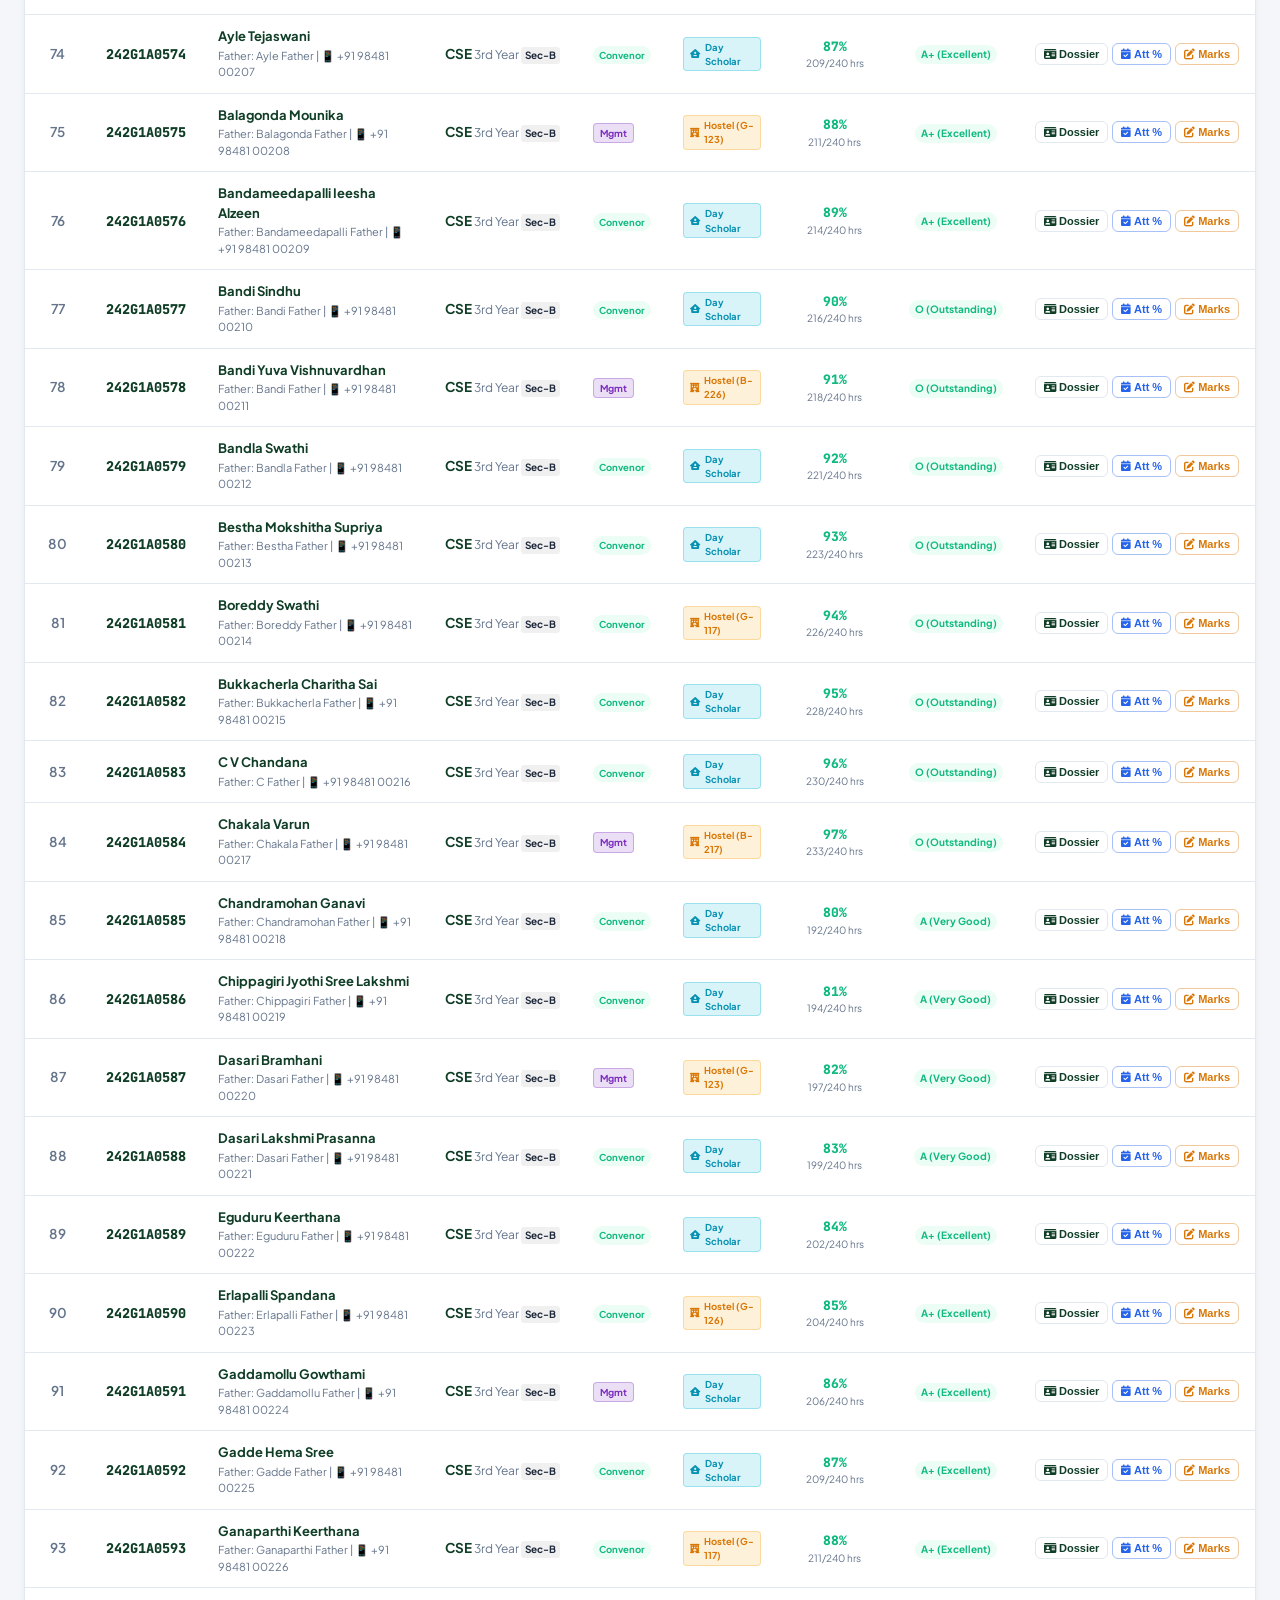
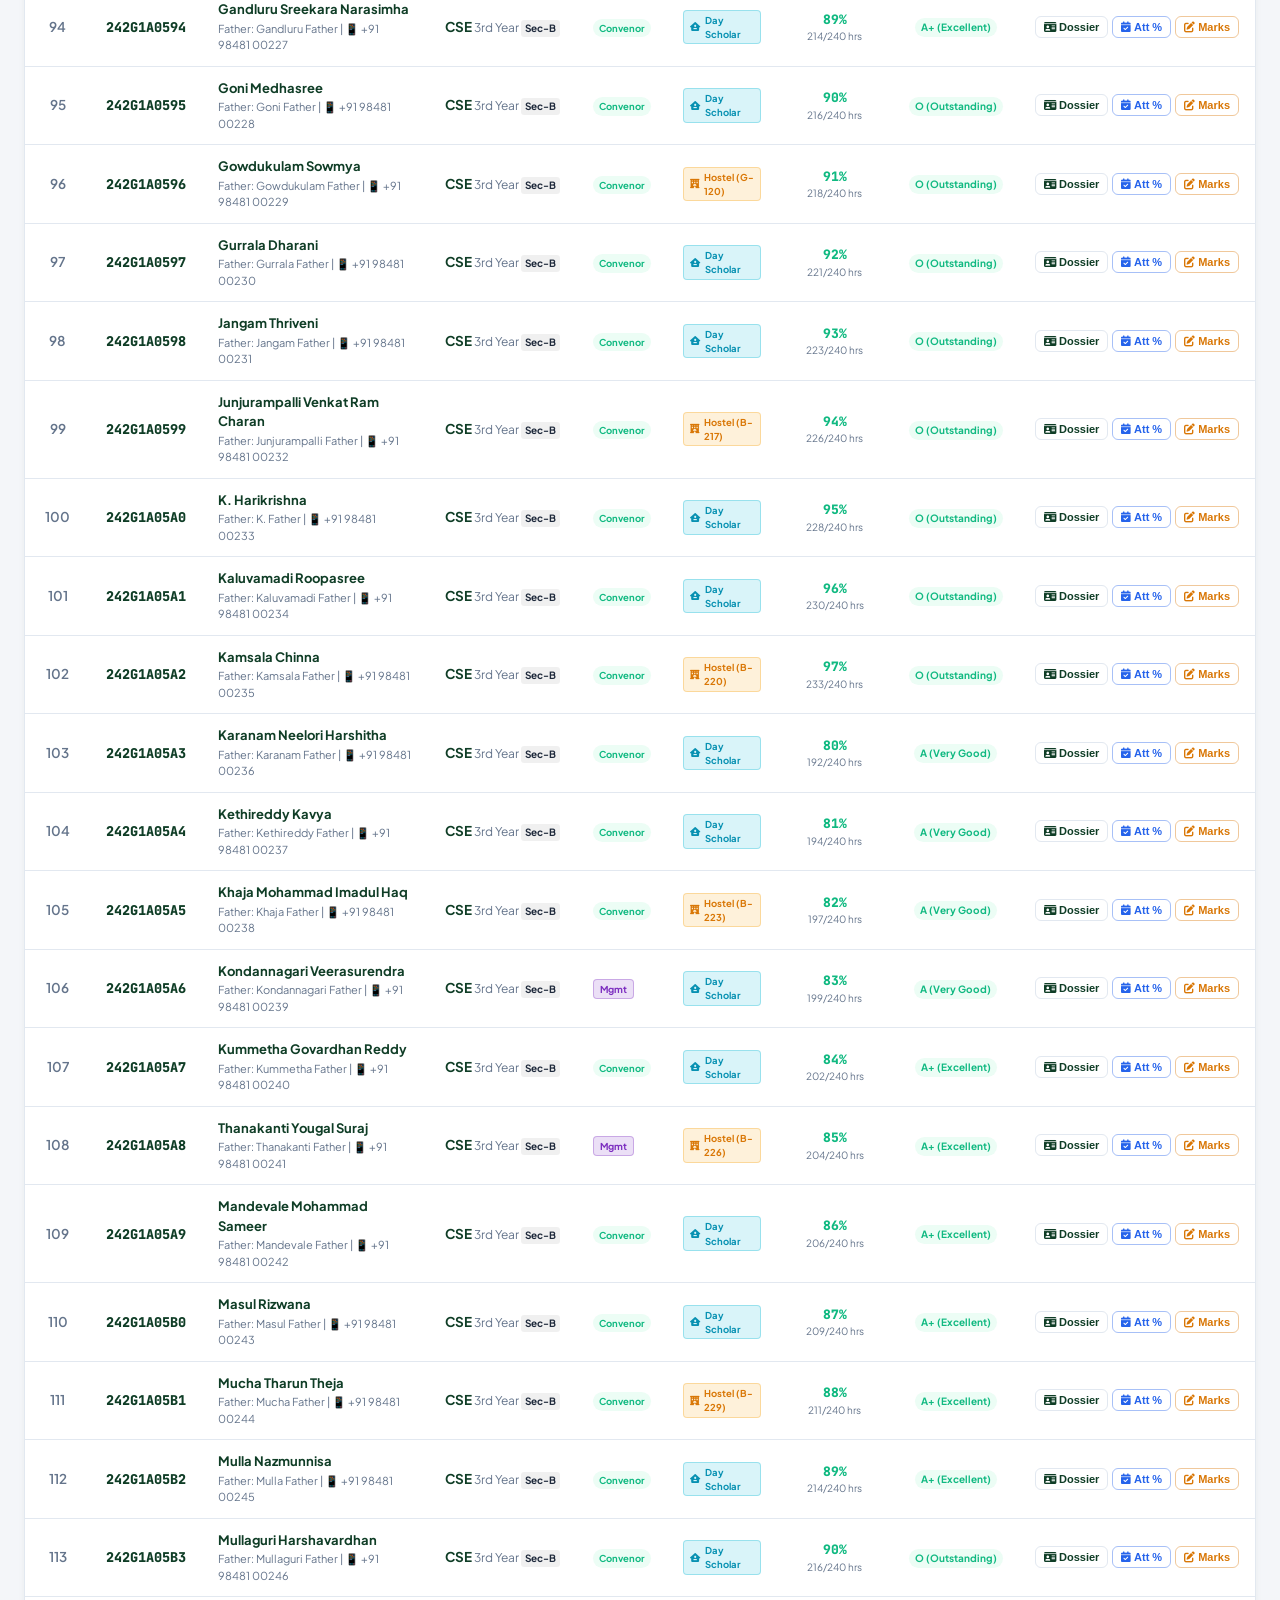
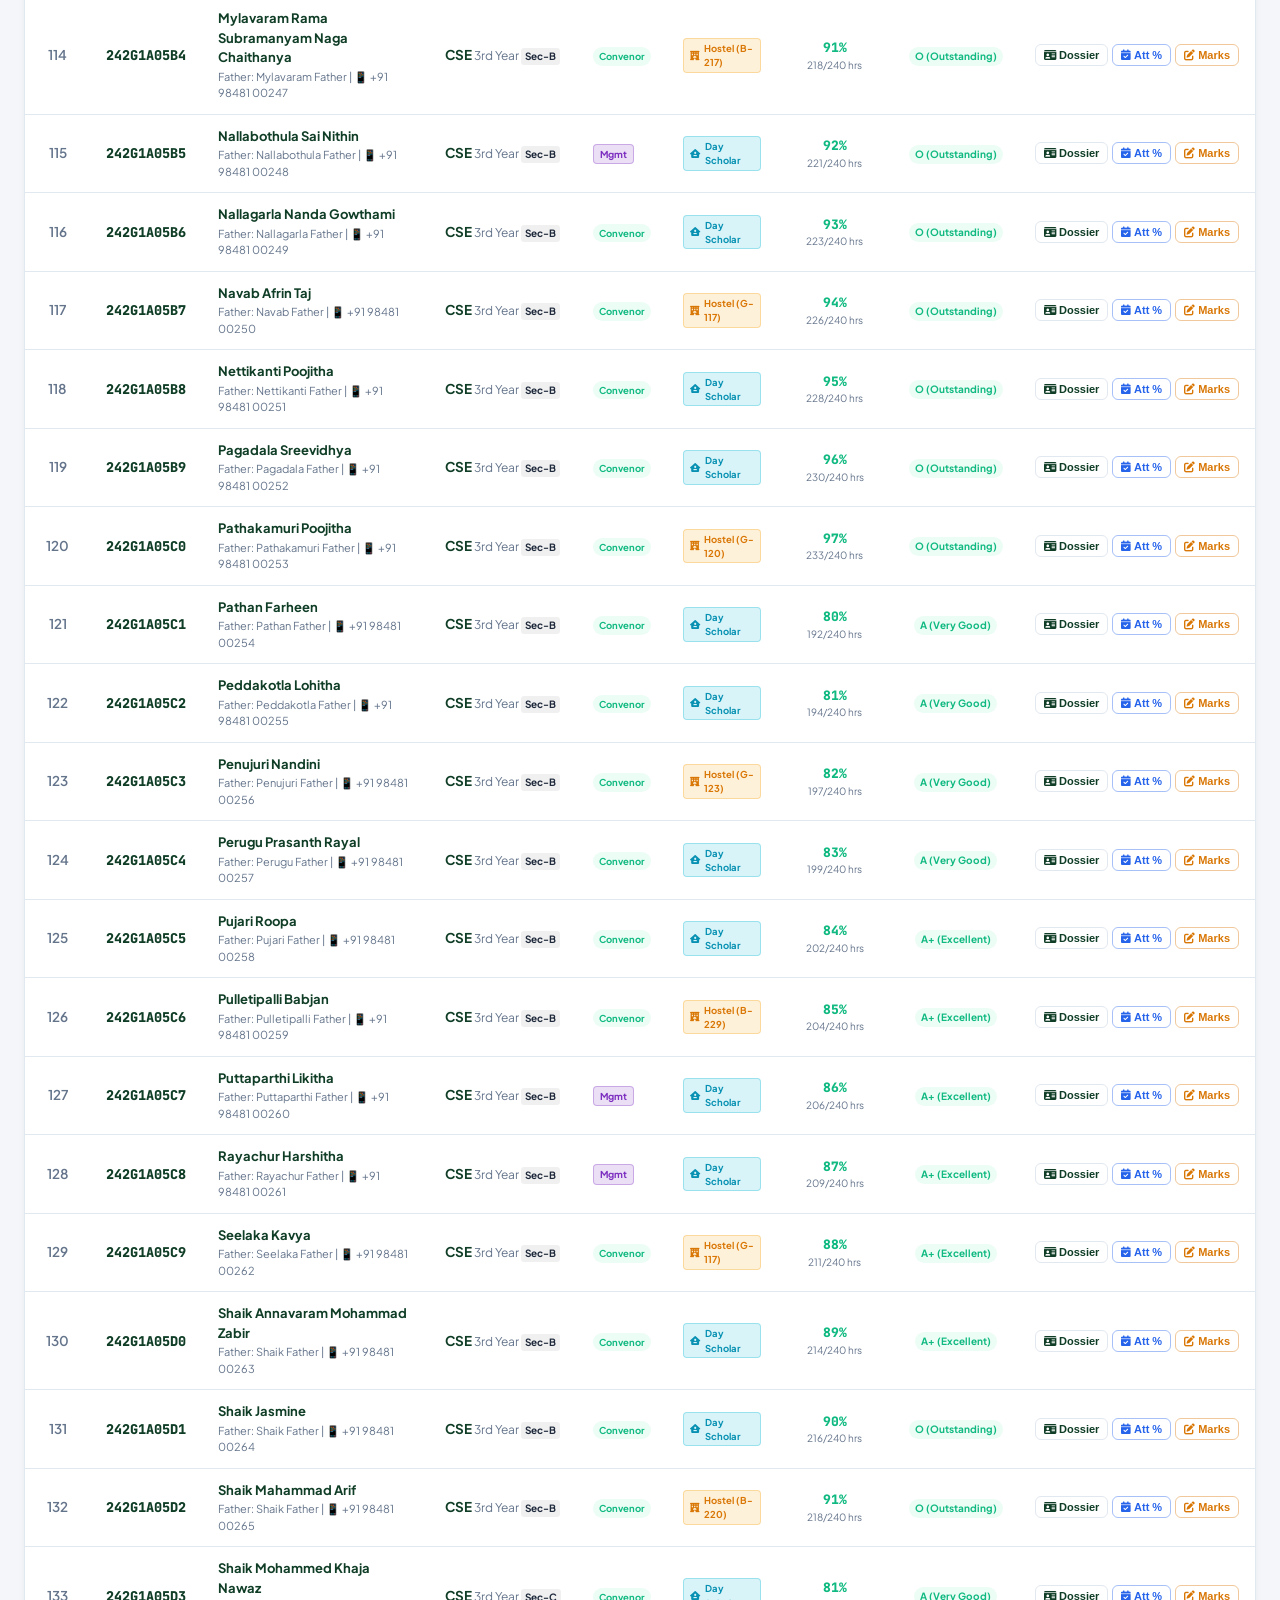
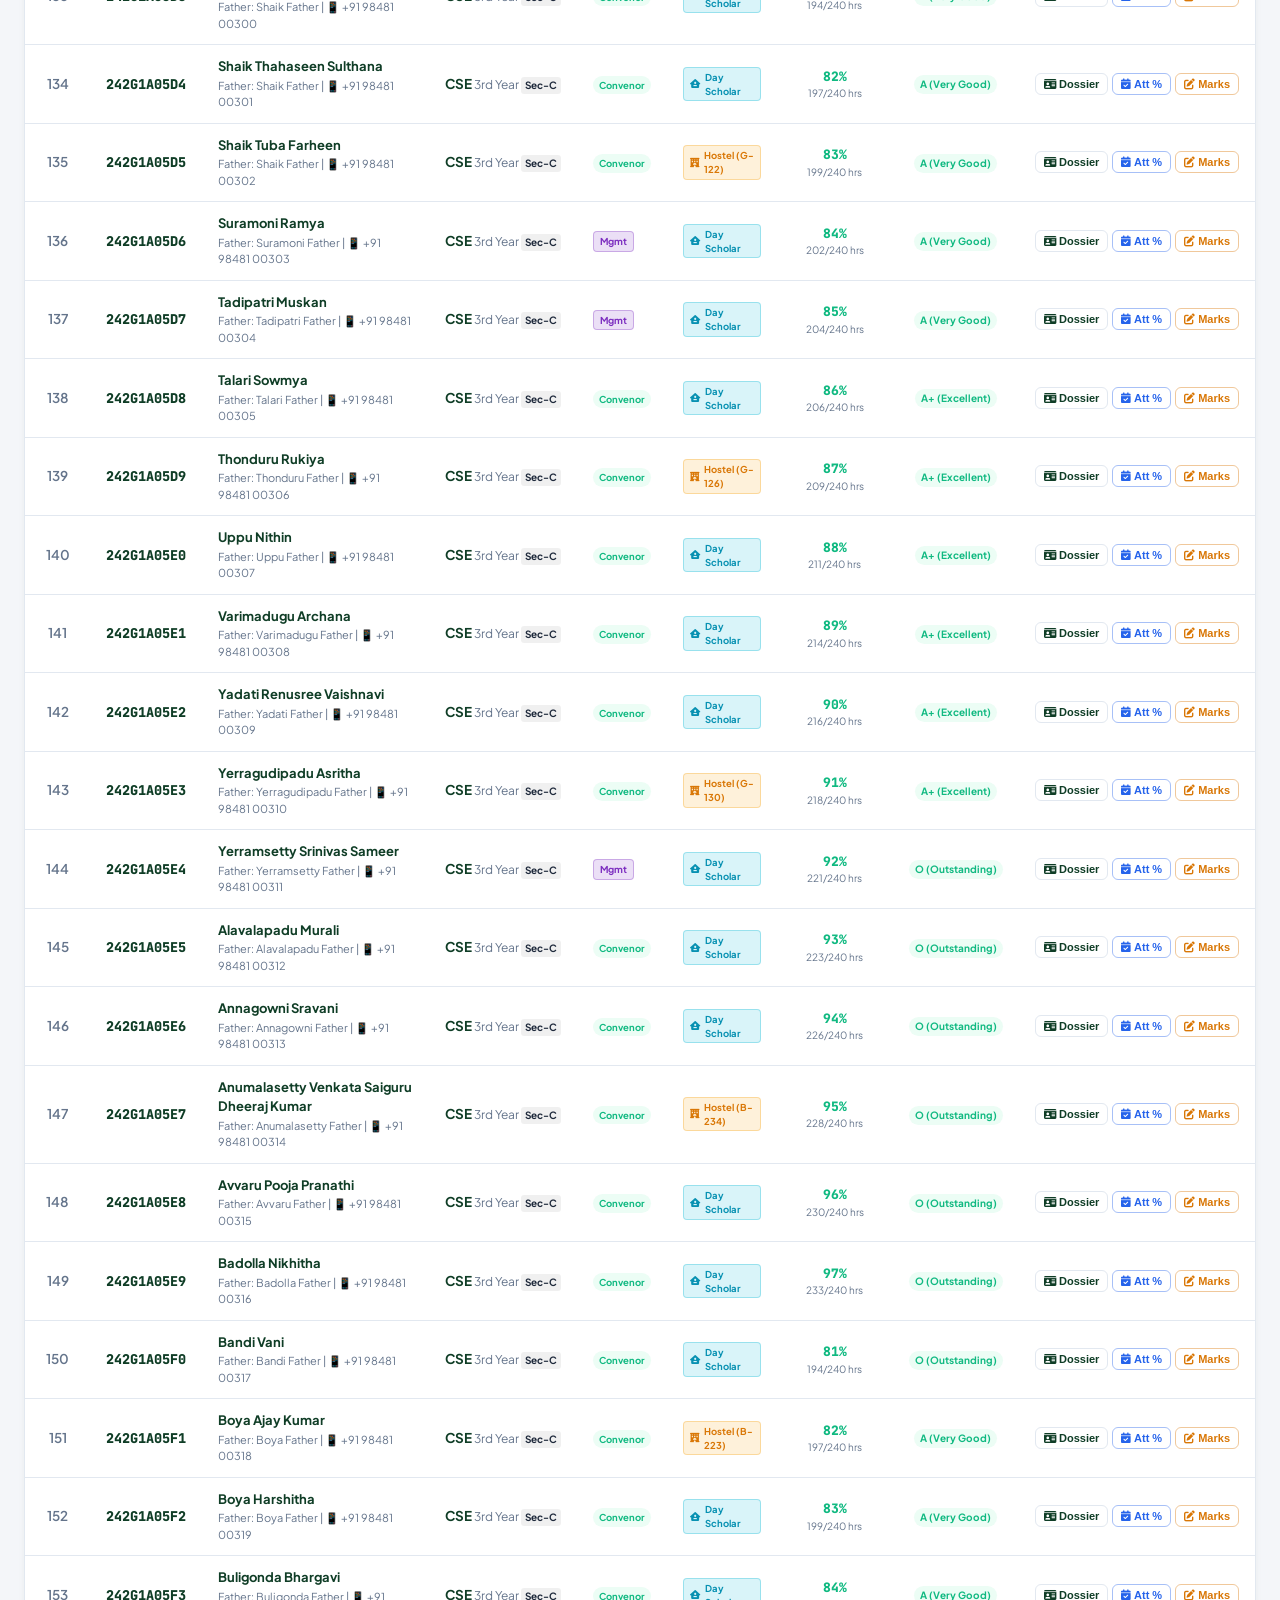
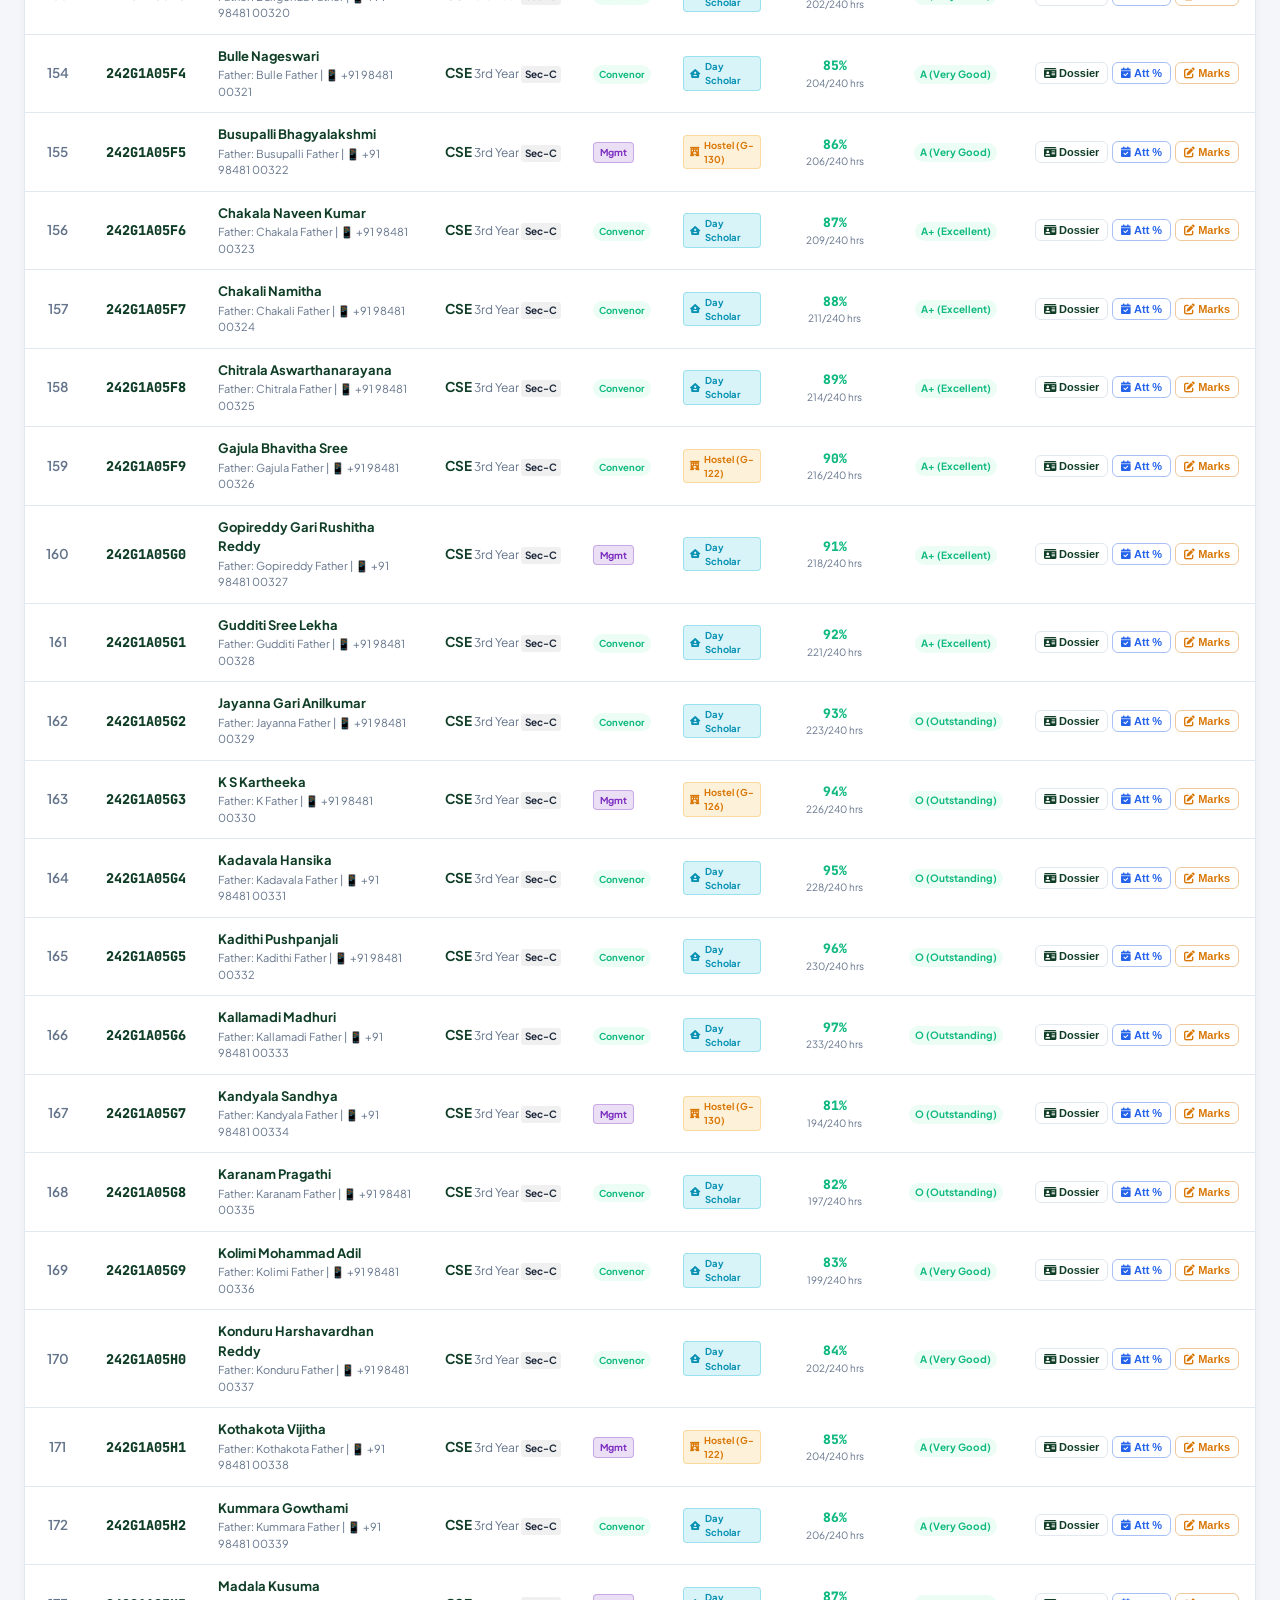
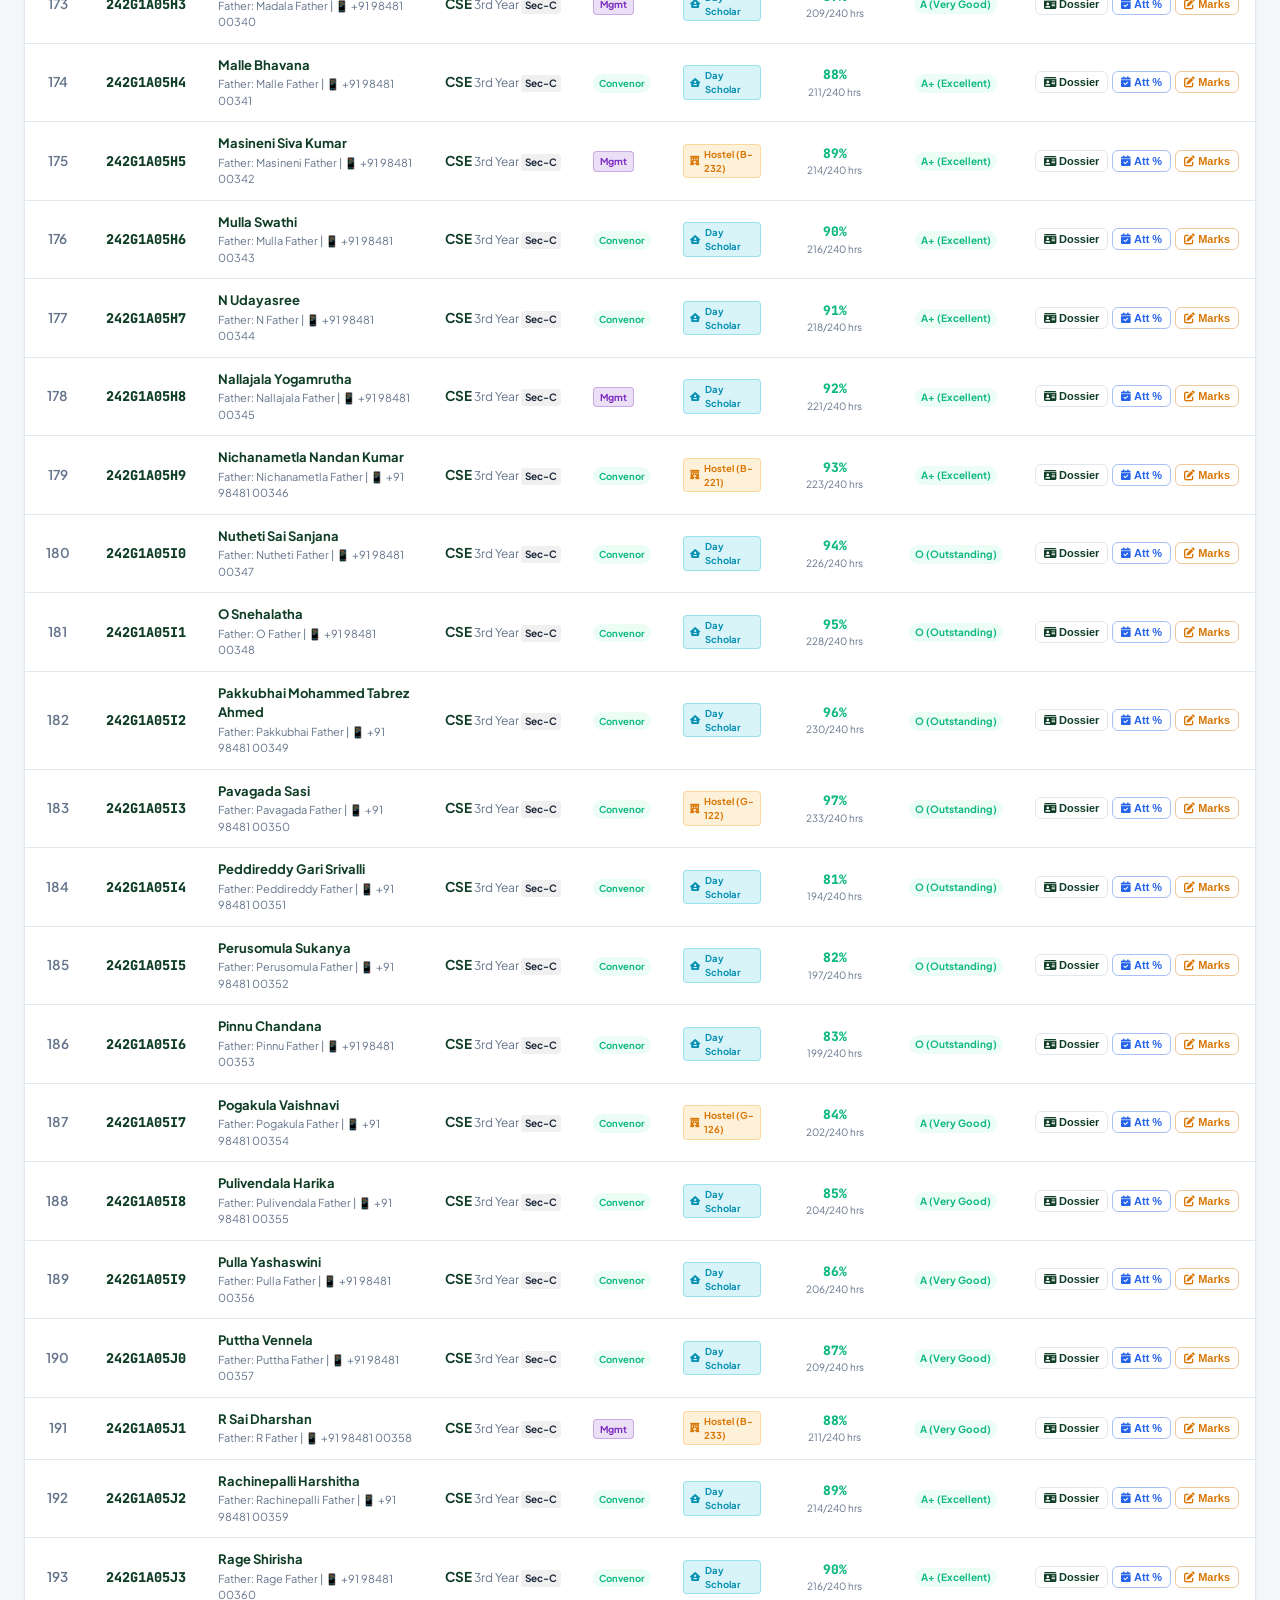
<file: faculty.html>
<!DOCTYPE html>
<html lang="en">

<head>
  <meta charset="UTF-8" />
  <meta name="viewport" content="width=device-width, initial-scale=1.0" />
  <title>ALITS Faculty Directorate Portal | Anantha Lakshmi Institute of Tech & Sciences</title>

  <!-- FontAwesome Icons & Stylesheet -->
  <link rel="stylesheet" href="https://cdnjs.cloudflare.com/ajax/libs/font-awesome/6.4.0/css/all.min.css" />
  <link rel="stylesheet" href="faculty/styles.css" />

  <!-- Central Auth Guard & Route Protection -->
  <script src="js/auth-guard.js"></script>
</head>

<body>

  <!-- FACULTY PORTAL HEADER -->
  <header class="faculty-header">
    <div class="header-top">
      <a href="faculty.html" class="brand-section">
        <img src="images/alits_college_crest_logo.png" alt="ALITS Crest" class="brand-logo-crest"
          onerror="this.src='assets/alits_logo.png'" />
        <div>
          <div class="brand-title">ALITS FACULTY DIRECTORATE PORTAL</div>
          <div class="brand-tagline">Academic Staff & Teaching Directorate (Autonomous)</div>
        </div>
      </a>

      <!-- Quick Portal Access & Actions -->
      <div style="display: flex; align-items: center; gap: 8px;">
        <a href="dashboard.html" class="btn-portal-pill" style="text-decoration: none; color: #fff;">
          <i class="fa-solid fa-gauge-high"></i> Main ERP
        </a>
        <a href="student.html" class="btn-portal-pill" style="text-decoration: none; color: #fff;">
          <i class="fa-solid fa-user-graduate"></i> Student Portal
        </a>

        <button class="btn-theme-toggle" onclick="toggleFacultyTheme()" title="Toggle Dark/Light Mode">
          <i class="fa-solid fa-moon"></i>
        </button>

        <button class="btn-portal-pill" style="background: rgba(220, 38, 38, 0.25); border-color: #ef4444; color: #ff8888;"
          onclick="performFacultyLogout()">
          <i class="fa-solid fa-power-off"></i> Logout
        </button>
      </div>
    </div>

    <!-- FACULTY HERO PROFILE BAR -->
    <div class="faculty-hero-bar">
      <div class="faculty-profile-summary">
        <div class="faculty-avatar" id="hdrFacultyAvatar">MJ</div>
        <div class="faculty-meta">
          <h2 id="hdrFacultyName">MS. A. Manjula, M.Tech, (Ph.D.)</h2>
          <div class="faculty-meta-tags">
            <span class="meta-chip" id="hdrFacultyId">AL00456</span>
            <span style="color: rgba(255,255,255,0.8);" id="hdrFacultyDesig">Assistant Professor & Class Mentor / In-Charge (III Year CSE-D)</span>
            <span style="color: var(--gold-light);">•</span>
            <span style="color: var(--gold-light); font-weight: 600;" id="hdrFacultyDept">Computer Science &
              Engineering</span>
          </div>
        </div>
      </div>

      <div class="faculty-quick-kpis">
        <div class="quick-kpi">
          <div class="quick-kpi-val" id="kpiClassesVal">4 Courses</div>
          <div class="quick-kpi-lbl">Assigned Courses</div>
        </div>
        <div class="quick-kpi">
          <div class="quick-kpi-val" id="kpiStudentsVal">186 Active</div>
          <div class="quick-kpi-lbl">Enrolled Students</div>
        </div>
        <div class="quick-kpi">
          <div class="quick-kpi-val" id="kpiClVal" style="color: var(--gold);">8 Days</div>
          <div class="quick-kpi-lbl">Casual Leave Bal.</div>
        </div>
      </div>
    </div>

    <!-- NAVIGATION TABS -->
    <nav class="faculty-nav-tabs">
      <button class="tab-btn active" data-tab="students" onclick="switchFacultyTab('students')">
        <i class="fa-solid fa-user-graduate"></i> Students List
      </button>
      <button class="tab-btn" data-tab="attendance" onclick="switchFacultyTab('attendance')">
        <i class="fa-solid fa-clipboard-user"></i> Live Attendance
      </button>
      <button class="tab-btn" data-tab="approvals" onclick="switchFacultyTab('approvals')">
        <i class="fa-solid fa-stamp" style="color: #D4AF37;"></i> Approval List
        <span class="badge" id="navApprovalsCountBadge" style="background: rgba(212, 175, 55, 0.2); color: #D4AF37; border: 1px solid #D4AF37; font-size: 10px; padding: 2px 6px; margin-left: 6px; border-radius: 9999px;">0</span>
      </button>
      <button class="tab-btn" data-tab="leaves" onclick="switchFacultyTab('leaves')">
        <i class="fa-solid fa-envelope-open-text"></i> Leave Permission
      </button>
      <button class="tab-btn" data-tab="assignments" onclick="switchFacultyTab('assignments')">
        <i class="fa-solid fa-list-check"></i> Assignments & Submissions
      </button>
      <button class="tab-btn" data-tab="notes" onclick="switchFacultyTab('notes')">
        <i class="fa-solid fa-book-open-reader"></i> Subject Notes & Materials
      </button>
      <button class="tab-btn" data-tab="timetable" onclick="switchFacultyTab('timetable')">
        <i class="fa-solid fa-calendar-week"></i> My Timetable
      </button>
      <button class="tab-btn" data-tab="reports" onclick="switchFacultyTab('reports')">
        <i class="fa-solid fa-chart-pie" style="color: #10B981;"></i> Faculty Reports
      </button>
      <button class="tab-btn" data-tab="profile" onclick="switchFacultyTab('profile')">
        <i class="fa-solid fa-id-card-clip"></i> Faculty Profile
      </button>
    </nav>
  </header>

  <!-- MAIN FACULTY CONTENT CONTAINER -->
  <main class="faculty-container" id="facultyTabContent">
    <!-- Dynamically rendered by faculty/app.js -->
  </main>

  <!-- MODAL DIALOG -->
  <div class="modal-backdrop" id="facultyModal">
    <div class="modal-box">
      <div class="modal-header">
        <h3 id="modalTitle">Modal Dialog</h3>
        <button class="modal-close-btn" onclick="closeFacultyModal()">&times;</button>
      </div>
      <div class="modal-body" id="modalBody">
        <!-- Injected dynamically -->
      </div>
    </div>
  </div>

  <!-- TOAST NOTIFICATIONS -->
  <div class="toast-container" id="facultyToastContainer"></div>

  <!-- JAVASCRIPT LOGIC -->
  <script src="js/data.js"></script>
  <script src="js/backend-sync.js"></script>
  <script src="faculty/app.js"></script>
</body>

</html>
</file>
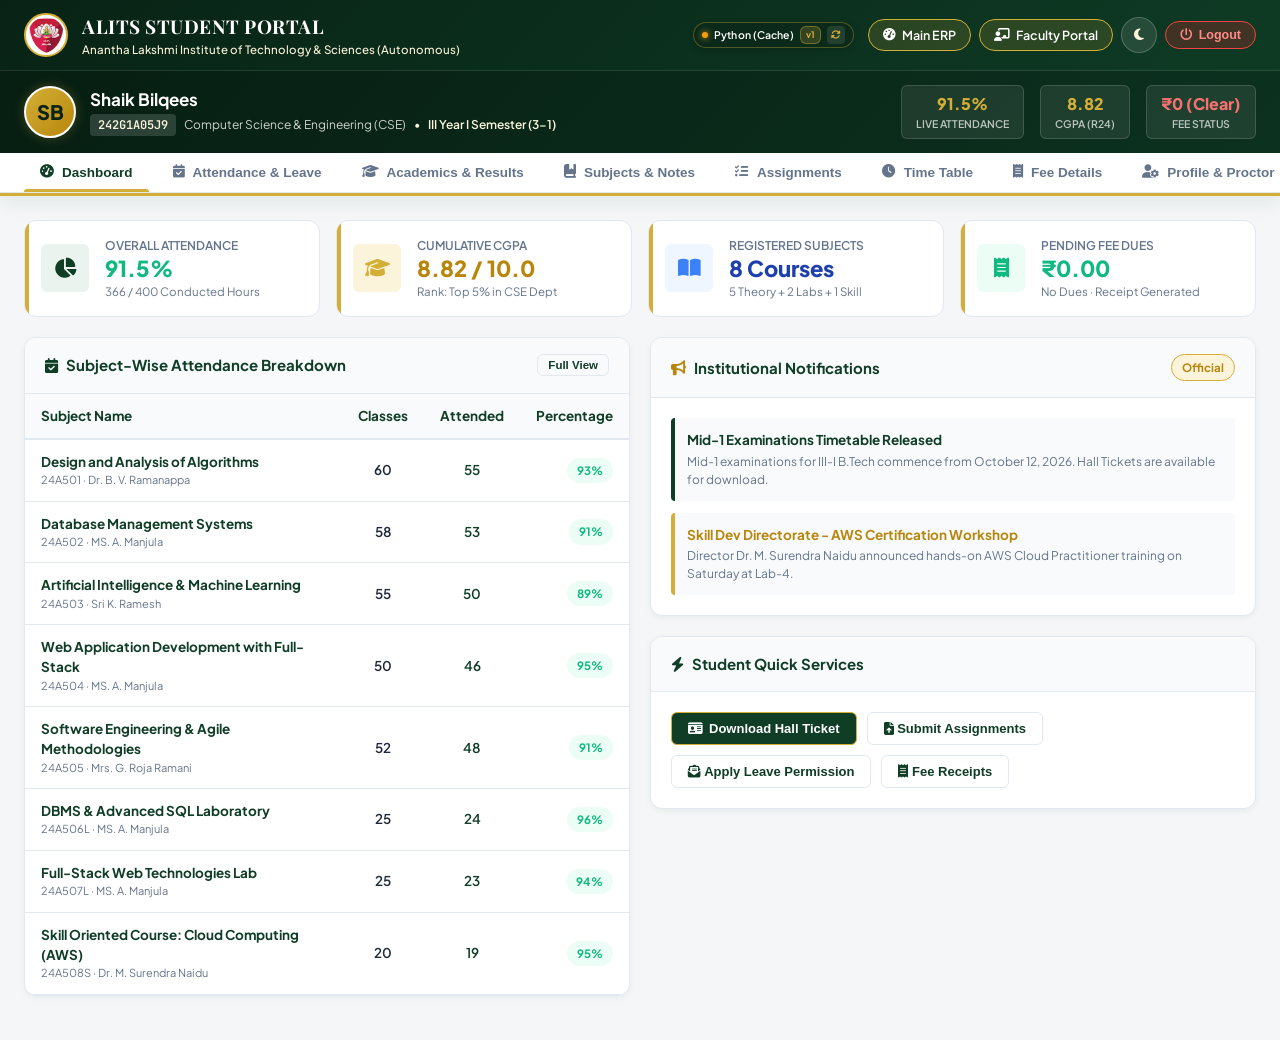
<file: student.html>
<!DOCTYPE html>
<html lang="en">

<head>
  <meta charset="UTF-8" />
  <meta name="viewport" content="width=device-width, initial-scale=1.0" />
  <title>ALITS Student Portal | Anantha Lakshmi Institute of Technology & Sciences</title>

  <!-- FontAwesome Icons & Stylesheet -->
  <link rel="stylesheet" href="https://cdnjs.cloudflare.com/ajax/libs/font-awesome/6.4.0/css/all.min.css" />
  <link rel="stylesheet" href="student/styles.css" />

  <!-- Central Auth Guard & Route Protection -->
  <script src="js/auth-guard.js"></script>
</head>

<body>

  <!-- STUDENT PORTAL MAIN HEADER -->
  <header class="student-header">
    <div class="header-top">
      <a href="student.html" class="brand-section">
        <img src="images/alits_college_crest_logo.png" alt="ALITS Crest" class="brand-logo-crest"
          onerror="this.src='assets/alits_logo.png'" />
        <div>
          <div class="brand-title">ALITS STUDENT PORTAL</div>
          <div class="brand-tagline">Anantha Lakshmi Institute of Technology & Sciences (Autonomous)</div>
        </div>
      </a>

      <!-- Quick Portal Access & Actions -->
      <div style="display: flex; align-items: center; gap: 8px;">
        <a href="dashboard.html" class="btn-portal-pill" style="text-decoration: none; color: #fff;">
          <i class="fa-solid fa-gauge-high"></i> Main ERP
        </a>
        <a href="faculty.html" class="btn-portal-pill" style="text-decoration: none; color: #fff;">
          <i class="fa-solid fa-chalkboard-user"></i> Faculty Portal
        </a>

        <button class="btn-theme-toggle" onclick="toggleStudentTheme()" title="Toggle Dark/Light Mode">
          <i class="fa-solid fa-moon"></i>
        </button>

        <button class="btn-portal-pill"
          style="background: rgba(220, 38, 38, 0.25); border-color: #ef4444; color: #ff8888;"
          onclick="performStudentLogout()">
          <i class="fa-solid fa-power-off"></i> Logout
        </button>
      </div>
    </div>

    <!-- STUDENT HERO BAR (SHOWS ISOLATED LOGGED IN STUDENT DATA) -->
    <div class="student-hero-bar">
      <div class="student-profile-summary">
        <div class="student-avatar" id="hdrStudentAvatar">GT</div>
        <div class="student-meta">
          <h2 id="hdrStudentName">Gulagani Tirumalaiah</h2>
          <div class="student-meta-tags">
            <span class="meta-chip" id="hdrStudentRoll">242G1A05O1</span>
            <span style="color: rgba(255,255,255,0.8);" id="hdrStudentBranch">B.Tech - CSE</span>
            <span style="color: var(--gold-light);">•</span>
            <span style="color: var(--gold-light); font-weight: 600;" id="hdrStudentSem">III Year I Sem (3-1)</span>
          </div>
        </div>
      </div>

      <div class="student-quick-kpis">
        <div class="quick-kpi">
          <div class="quick-kpi-val" id="kpiAttendanceVal">88.5%</div>
          <div class="quick-kpi-lbl">Live Attendance</div>
        </div>
        <div class="quick-kpi">
          <div class="quick-kpi-val" id="kpiCgpaVal">8.75</div>
          <div class="quick-kpi-lbl">CGPA (R24)</div>
        </div>
        <div class="quick-kpi">
          <div class="quick-kpi-val" id="kpiFeeVal" style="color: #F87171;">₹12,500</div>
          <div class="quick-kpi-lbl">Fee Status</div>
        </div>
      </div>
    </div>

    <!-- NAVIGATION TABS -->
    <nav class="student-nav-tabs">
      <button class="tab-btn active" data-tab="dashboard" onclick="switchStudentTab('dashboard')">
        <i class="fa-solid fa-gauge-high"></i> Dashboard
      </button>
      <button class="tab-btn" data-tab="attendance" onclick="switchStudentTab('attendance')">
        <i class="fa-solid fa-calendar-check"></i> Attendance & Leave
      </button>
      <button class="tab-btn" data-tab="academics" onclick="switchStudentTab('academics')">
        <i class="fa-solid fa-graduation-cap"></i> Academics & Results
      </button>
      <button class="tab-btn" data-tab="subjects" onclick="switchStudentTab('subjects')">
        <i class="fa-solid fa-book-bookmark"></i> Subjects & Notes
      </button>
      <button class="tab-btn" data-tab="assignments" onclick="switchStudentTab('assignments')">
        <i class="fa-solid fa-list-check"></i> Assignments
      </button>
      <button class="tab-btn" data-tab="timetable" onclick="switchStudentTab('timetable')">
        <i class="fa-solid fa-clock"></i> Time Table
      </button>
      <button class="tab-btn" data-tab="fees" onclick="switchStudentTab('fees')">
        <i class="fa-solid fa-receipt"></i> Fee Details
      </button>
      <button class="tab-btn" data-tab="profile" onclick="switchStudentTab('profile')">
        <i class="fa-solid fa-user-gear"></i> Profile & Proctor
      </button>
    </nav>
  </header>

  <!-- MAIN STUDENT CONTENT CONTAINER -->
  <main class="student-container" id="studentTabContent">
    <!-- Dynamically rendered by student/app.js -->
  </main>

  <!-- MODAL DIALOG -->
  <div class="modal-backdrop" id="studentModal">
    <div class="modal-box">
      <div class="modal-header">
        <h3 id="modalTitle">Modal Dialog</h3>
        <button class="modal-close-btn" onclick="closeStudentModal()">&times;</button>
      </div>
      <div class="modal-body" id="modalBody">
        <!-- Injected dynamically -->
      </div>
    </div>
  </div>

  <!-- TOAST NOTIFICATIONS -->
  <div class="toast-container" id="studentToastContainer"></div>

  <!-- JAVASCRIPT LOGIC -->
  <script src="js/backend-sync.js"></script>
  <script src="student/app.js"></script>
</body>

</html>
</file>
<file: faculty/styles.css>
/* ==========================================================================
   ALITS FACULTY PORTAL - DESIGN SYSTEM & STYLESHEET
   Deep Forest Green (#0F3D26) + Royal Gold (#D4AF37)
   ========================================================================== */

@import url('https://fonts.googleapis.com/css2?family=Plus+Jakarta+Sans:wght@300;400;500;600;700;800&family=Playfair+Display:wght@600;700;800&family=JetBrains+Mono:wght@400;500;600&display=swap');

:root {
  --primary: #0F3D26;
  --primary-deep: #082315;
  --primary-light: #165636;
  --primary-subtle: #eaf3ed;
  
  --gold: #D4AF37;
  --gold-dark: #B8860B;
  --gold-light: #FBF4DB;
  --gold-glow: rgba(212, 175, 55, 0.3);
  
  --bg-main: #F4F6F9;
  --bg-card: #FFFFFF;
  --bg-subtle: #F8FAFC;
  --text-main: #1E293B;
  --text-muted: #64748B;
  --text-heading: #0F3D26;
  
  --border: #E2E8F0;
  --border-gold: rgba(212, 175, 55, 0.35);
  
  --success: #10B981;
  --success-bg: #ECFDF5;
  --warning: #F59E0B;
  --warning-bg: #FFFBEB;
  --danger: #EF4444;
  --danger-bg: #FEF2F2;
  --info: #3B82F6;
  --info-bg: #EFF6FF;

  --shadow-sm: 0 2px 6px rgba(15, 61, 38, 0.05);
  --shadow-md: 0 6px 18px rgba(15, 61, 38, 0.08);
  --shadow-lg: 0 14px 34px rgba(15, 61, 38, 0.12);
  --radius: 12px;
  --radius-sm: 6px;
  --radius-pill: 9999px;
  --transition: all 0.25s cubic-bezier(0.4, 0, 0.2, 1);
}

[data-theme="dark"] {
  --bg-main: #0B1410;
  --bg-card: #121F19;
  --bg-subtle: #172820;
  --text-main: #E2E8F0;
  --text-muted: #94A3B8;
  --text-heading: #F1F5F9;
  --border: #1E382B;
  --border-gold: rgba(212, 175, 55, 0.3);
  --shadow-sm: 0 2px 6px rgba(0, 0, 0, 0.4);
  --shadow-md: 0 6px 18px rgba(0, 0, 0, 0.5);
  --shadow-lg: 0 14px 34px rgba(0, 0, 0, 0.6);
}

*, *::before, *::after {
  box-sizing: border-box;
  margin: 0;
  padding: 0;
}

body {
  font-family: 'Plus Jakarta Sans', sans-serif;
  background-color: var(--bg-main);
  color: var(--text-main);
  line-height: 1.5;
  min-height: 100vh;
  display: flex;
  flex-direction: column;
  -webkit-font-smoothing: antialiased;
}

/* Faculty Portal Header */
.faculty-header {
  background: linear-gradient(135deg, var(--primary-deep) 0%, var(--primary) 100%);
  color: #ffffff;
  border-bottom: 3px solid var(--gold);
  box-shadow: var(--shadow-md);
  position: sticky;
  top: 0;
  z-index: 1000;
}

.header-top {
  padding: 12px 24px;
  display: flex;
  justify-content: space-between;
  align-items: center;
  border-bottom: 1px solid rgba(255, 255, 255, 0.1);
}

.brand-section {
  display: flex;
  align-items: center;
  gap: 14px;
  text-decoration: none;
  color: white;
}

.brand-logo-crest {
  width: 44px;
  height: 44px;
  border-radius: 50%;
  border: 2px solid var(--gold);
  background: #ffffff;
  padding: 2px;
  object-fit: contain;
}

.brand-title {
  font-family: 'Playfair Display', serif;
  font-size: 19px;
  font-weight: 700;
  letter-spacing: 0.5px;
}

.brand-tagline {
  font-size: 11.5px;
  color: var(--gold-light);
  font-weight: 500;
}

.header-actions {
  display: flex;
  align-items: center;
  gap: 12px;
}

.btn-portal-pill {
  padding: 6px 14px;
  font-size: 12.5px;
  font-weight: 600;
  border-radius: var(--radius-pill);
  border: 1px solid var(--gold);
  background: rgba(212, 175, 55, 0.15);
  color: #ffffff;
  cursor: pointer;
  display: inline-flex;
  align-items: center;
  gap: 6px;
  transition: var(--transition);
  text-decoration: none;
}

.btn-portal-pill:hover {
  background: var(--gold);
  color: var(--primary-deep);
  transform: translateY(-1px);
}

.btn-theme-toggle {
  width: 36px;
  height: 36px;
  border-radius: 50%;
  background: rgba(255, 255, 255, 0.1);
  border: 1px solid rgba(255, 255, 255, 0.2);
  color: var(--gold-light);
  cursor: pointer;
  display: flex;
  align-items: center;
  justify-content: center;
  transition: var(--transition);
}

/* Faculty Hero Profile Bar */
.faculty-hero-bar {
  padding: 14px 24px;
  display: flex;
  justify-content: space-between;
  align-items: center;
  flex-wrap: wrap;
  gap: 16px;
  background: rgba(0, 0, 0, 0.18);
}

.faculty-profile-summary {
  display: flex;
  align-items: center;
  gap: 14px;
}

.faculty-avatar {
  width: 56px;
  height: 56px;
  border-radius: 50%;
  background: linear-gradient(135deg, var(--gold) 0%, var(--gold-dark) 100%);
  color: var(--primary-deep);
  font-weight: 800;
  font-size: 20px;
  display: flex;
  align-items: center;
  justify-content: center;
  border: 2px solid #ffffff;
  box-shadow: 0 0 14px var(--gold-glow);
}

.faculty-meta h2 {
  font-size: 18px;
  font-weight: 800;
  color: #ffffff;
  margin-bottom: 2px;
}

.faculty-meta-tags {
  display: flex;
  align-items: center;
  gap: 8px;
  flex-wrap: wrap;
  font-size: 12px;
}

.meta-chip {
  background: rgba(255, 255, 255, 0.15);
  padding: 2px 8px;
  border-radius: 4px;
  font-family: 'JetBrains Mono', monospace;
  font-weight: 600;
  color: var(--gold-light);
}

.faculty-quick-kpis {
  display: flex;
  align-items: center;
  gap: 16px;
  flex-wrap: wrap;
}

.quick-kpi {
  text-align: center;
  background: rgba(255, 255, 255, 0.08);
  padding: 6px 14px;
  border-radius: var(--radius-sm);
  border: 1px solid rgba(255, 255, 255, 0.15);
}

.quick-kpi-val {
  font-size: 16px;
  font-weight: 800;
  color: var(--gold);
}

.quick-kpi-lbl {
  font-size: 10.5px;
  color: rgba(255, 255, 255, 0.7);
  text-transform: uppercase;
  font-weight: 600;
}

/* Navigation Tabs */
.faculty-nav-tabs {
  background: var(--bg-card);
  border-bottom: 1px solid var(--border);
  padding: 0 24px;
  display: flex;
  gap: 8px;
  overflow-x: auto;
  scrollbar-width: thin;
}

.tab-btn {
  padding: 12px 16px;
  font-size: 13.5px;
  font-weight: 600;
  color: var(--text-muted);
  border: none;
  background: transparent;
  cursor: pointer;
  display: inline-flex;
  align-items: center;
  gap: 8px;
  position: relative;
  transition: var(--transition);
  white-space: nowrap;
}

.tab-btn:hover {
  color: var(--primary);
}

.tab-btn.active {
  color: var(--primary);
  font-weight: 700;
}

.tab-btn.active::after {
  content: '';
  position: absolute;
  bottom: 0;
  left: 0;
  right: 0;
  height: 3px;
  background: var(--gold);
  border-radius: 3px 3px 0 0;
}

/* Main Container */
.faculty-container {
  max-width: 1440px;
  margin: 0 auto;
  padding: 24px;
  width: 100%;
  flex: 1;
}

/* Card System */
.portal-card {
  background: var(--bg-card);
  border-radius: var(--radius);
  border: 1px solid var(--border);
  box-shadow: var(--shadow-sm);
  overflow: hidden;
  margin-bottom: 20px;
  transition: var(--transition);
}

.portal-card:hover {
  box-shadow: var(--shadow-md);
}

.card-header {
  padding: 16px 20px;
  background: var(--bg-subtle);
  border-bottom: 1px solid var(--border);
  display: flex;
  justify-content: space-between;
  align-items: center;
  flex-wrap: wrap;
  gap: 10px;
}

.card-title {
  font-size: 15px;
  font-weight: 700;
  color: var(--text-heading);
  display: flex;
  align-items: center;
  gap: 8px;
}

.card-body {
  padding: 20px;
}

/* Metric Widget */
.metric-widget {
  background: var(--bg-card);
  border: 1px solid var(--border);
  border-radius: var(--radius);
  padding: 16px;
  display: flex;
  align-items: center;
  gap: 16px;
  position: relative;
  overflow: hidden;
}

.metric-widget::before {
  content: '';
  position: absolute;
  left: 0;
  top: 0;
  bottom: 0;
  width: 4px;
  background: var(--gold);
}

.metric-icon-box {
  width: 48px;
  height: 48px;
  border-radius: var(--radius-sm);
  background: var(--primary-subtle);
  color: var(--primary);
  display: flex;
  align-items: center;
  justify-content: center;
  font-size: 20px;
  flex-shrink: 0;
}

.metric-title {
  font-size: 12px;
  font-weight: 600;
  color: var(--text-muted);
  text-transform: uppercase;
}

.metric-value {
  font-size: 22px;
  font-weight: 800;
  color: var(--text-heading);
  line-height: 1.2;
}

.metric-sub {
  font-size: 11.5px;
  color: var(--text-muted);
  margin-top: 2px;
}

/* Grid Layouts */
.grid-2 {
  display: grid;
  grid-template-columns: repeat(2, 1fr);
  gap: 20px;
}

.grid-3 {
  display: grid;
  grid-template-columns: repeat(3, 1fr);
  gap: 20px;
}

.grid-4 {
  display: grid;
  grid-template-columns: repeat(4, 1fr);
  gap: 16px;
}

@media (max-width: 1024px) {
  .grid-4 { grid-template-columns: repeat(2, 1fr); }
  .grid-3 { grid-template-columns: 1fr; }
}

@media (max-width: 768px) {
  .grid-2 { grid-template-columns: 1fr; }
  .grid-4 { grid-template-columns: 1fr; }
  .faculty-hero-bar { flex-direction: column; align-items: flex-start; }
}

/* Tables */
.table-responsive {
  width: 100%;
  overflow-x: auto;
}

.custom-table {
  width: 100%;
  border-collapse: collapse;
  font-size: 13.5px;
}

.custom-table th {
  background: var(--bg-subtle);
  padding: 12px 16px;
  text-align: left;
  font-weight: 700;
  color: var(--text-heading);
  border-bottom: 2px solid var(--border);
}

.custom-table td {
  padding: 12px 16px;
  border-bottom: 1px solid var(--border);
  color: var(--text-main);
}

.custom-table tr:hover td {
  background: var(--primary-subtle);
}

/* Attendance Toggle Controls */
.att-toggle-btn {
  padding: 6px 14px;
  font-size: 12.5px;
  font-weight: 700;
  border-radius: var(--radius-pill);
  border: 1.5px solid var(--border);
  background: #ffffff;
  cursor: pointer;
  transition: var(--transition);
}

.att-toggle-btn.present {
  background: var(--success-bg);
  border-color: var(--success);
  color: var(--success);
}

.att-toggle-btn.absent {
  background: var(--danger-bg);
  border-color: var(--danger);
  color: var(--danger);
}

.att-toggle-btn.od {
  background: var(--warning-bg);
  border-color: var(--warning);
  color: var(--warning);
}

/* Badges & Tags */
.badge {
  padding: 4px 10px;
  border-radius: var(--radius-pill);
  font-size: 11.5px;
  font-weight: 700;
  display: inline-flex;
  align-items: center;
  gap: 4px;
}

.badge-success { background: var(--success-bg); color: var(--success); }
.badge-warning { background: var(--warning-bg); color: var(--warning); }
.badge-danger { background: var(--danger-bg); color: var(--danger); }
.badge-info { background: var(--info-bg); color: var(--info); }
.badge-gold { background: var(--gold-light); color: var(--gold-dark); border: 1px solid var(--gold); }

/* Buttons */
.btn-primary {
  background: var(--primary);
  color: #ffffff;
  border: 1px solid var(--gold);
  padding: 8px 16px;
  font-size: 13px;
  font-weight: 600;
  border-radius: var(--radius-sm);
  cursor: pointer;
  display: inline-flex;
  align-items: center;
  gap: 6px;
  transition: var(--transition);
}

.btn-primary:hover {
  background: var(--primary-light);
  box-shadow: 0 4px 12px rgba(15, 61, 38, 0.2);
}

.btn-outline {
  background: transparent;
  color: var(--primary);
  border: 1px solid var(--border);
  padding: 8px 16px;
  font-size: 13px;
  font-weight: 600;
  border-radius: var(--radius-sm);
  cursor: pointer;
  transition: var(--transition);
}

.btn-outline:hover {
  border-color: var(--primary);
  background: var(--primary-subtle);
}

.btn-danger {
  background: var(--danger);
  color: #ffffff;
  border: none;
  padding: 6px 12px;
  font-size: 12px;
  font-weight: 600;
  border-radius: var(--radius-sm);
  cursor: pointer;
  transition: var(--transition);
}

/* Modals */
.modal-backdrop {
  position: fixed;
  inset: 0;
  background: rgba(0, 0, 0, 0.6);
  backdrop-filter: blur(4px);
  z-index: 2000;
  display: flex;
  align-items: center;
  justify-content: center;
  padding: 20px;
  opacity: 0;
  pointer-events: none;
  transition: var(--transition);
}

.modal-backdrop.active {
  opacity: 1;
  pointer-events: auto;
}

.modal-box {
  background: var(--bg-card);
  border-radius: var(--radius);
  max-width: 650px;
  width: 100%;
  max-height: 90vh;
  overflow-y: auto;
  box-shadow: var(--shadow-lg);
  border: 1px solid var(--border-gold);
}

.modal-header {
  padding: 16px 20px;
  background: linear-gradient(135deg, var(--primary-deep) 0%, var(--primary) 100%);
  color: white;
  display: flex;
  justify-content: space-between;
  align-items: center;
}

.modal-header h3 {
  font-size: 16px;
  font-weight: 700;
}

.modal-close-btn {
  background: transparent;
  border: none;
  color: white;
  font-size: 20px;
  cursor: pointer;
}

.modal-body {
  padding: 20px;
}

/* Form Controls */
.form-group {
  margin-bottom: 14px;
}

.form-label {
  display: block;
  font-size: 12.5px;
  font-weight: 600;
  margin-bottom: 4px;
  color: var(--text-heading);
}

.form-input, .form-select, .form-textarea {
  width: 100%;
  padding: 8px 12px;
  border-radius: var(--radius-sm);
  border: 1px solid var(--border);
  background: var(--bg-card);
  color: var(--text-main);
  font-family: inherit;
  font-size: 13.5px;
  transition: var(--transition);
}

.form-input:focus, .form-select:focus, .form-textarea:focus {
  outline: none;
  border-color: var(--gold);
  box-shadow: 0 0 0 3px var(--gold-glow);
}

/* Academic Selection Section */
.acad-selector-card {
  background: var(--bg-card);
  border: 1px solid var(--border);
  border-radius: var(--radius);
  box-shadow: var(--shadow-sm);
  margin-bottom: 22px;
  overflow: hidden;
}

.acad-selector-header {
  padding: 14px 20px;
  border-bottom: 1px solid var(--border);
  background: var(--bg-subtle);
  display: flex;
  align-items: center;
  justify-content: space-between;
}

.acad-selector-title {
  font-size: 14.5px;
  font-weight: 700;
  color: var(--text-heading);
  display: flex;
  align-items: center;
  gap: 8px;
}

.acad-selector-body {
  padding: 18px 20px;
}

.acad-grid-5 {
  display: grid;
  grid-template-columns: repeat(5, 1fr);
  gap: 16px;
  align-items: flex-end;
}

@media (max-width: 1024px) {
  .acad-grid-5 {
    grid-template-columns: repeat(3, 1fr);
  }
}

@media (max-width: 640px) {
  .acad-grid-5 {
    grid-template-columns: 1fr;
  }
}

.acad-input-box {
  width: 100%;
  padding: 10px 14px;
  border-radius: 8px;
  border: 1px solid var(--border);
  background: var(--bg-card);
  color: var(--text-main);
  font-family: inherit;
  font-size: 13.5px;
  font-weight: 500;
  transition: var(--transition);
}

.acad-input-box:focus {
  outline: none;
  border-color: #2563eb;
  box-shadow: 0 0 0 3px rgba(37, 99, 235, 0.2);
}

.acad-divider {
  border: 0;
  border-top: 1px solid var(--border);
  margin: 18px 0 16px 0;
}

.btn-get-data {
  background: #2563eb;
  color: #ffffff;
  border: none;
  border-radius: 8px;
  padding: 10px 32px;
  font-size: 14.5px;
  font-weight: 600;
  cursor: pointer;
  display: inline-flex;
  align-items: center;
  gap: 8px;
  box-shadow: 0 4px 14px rgba(37, 99, 235, 0.25);
  transition: all 0.2s ease;
}

.btn-get-data:hover {
  background: #1d4ed8;
  box-shadow: 0 6px 18px rgba(37, 99, 235, 0.35);
  transform: translateY(-1px);
}

.btn-get-data:active {
  transform: translateY(0);
}


/* Toast */
.toast-container {
  position: fixed;
  bottom: 24px;
  right: 24px;
  z-index: 3000;
  display: flex;
  flex-direction: column;
  gap: 10px;
}

.toast-item {
  background: var(--primary-deep);
  color: white;
  border-left: 4px solid var(--gold);
  padding: 12px 18px;
  border-radius: var(--radius-sm);
  box-shadow: var(--shadow-lg);
  font-size: 13.5px;
  display: flex;
  align-items: center;
  gap: 10px;
  animation: slideIn 0.3s ease;
}

@keyframes slideIn {
  from { transform: translateX(100%); opacity: 0; }
  to { transform: translateX(0); opacity: 1; }
}

/* ==========================================================================
   NATURAL BOTANICAL & EARTHY TIMETABLE THEME
   ========================================================================== */
.timetable-wrapper {
  border-radius: 12px;
  overflow: hidden;
  border: 1px solid rgba(212, 175, 55, 0.25);
  box-shadow: 0 10px 30px rgba(0, 0, 0, 0.2);
  background: rgba(15, 23, 42, 0.5);
}

.timetable-grid-table {
  width: 100%;
  border-collapse: separate;
  border-spacing: 4px;
  text-align: center;
  font-size: 12.5px;
  background: transparent;
}

.timetable-grid-table th {
  background: linear-gradient(135deg, #133926 0%, #1e4d35 50%, #163e2a 100%) !important;
  color: #fef3c7 !important;
  padding: 10px 6px;
  font-weight: 700;
  border: 1px solid rgba(212, 175, 55, 0.25);
  border-radius: 6px;
  letter-spacing: 0.3px;
  text-align: center;
}

.timetable-grid-table td {
  padding: 9px 5px;
  border-radius: 7px;
  transition: all 0.2s ease;
  vertical-align: middle;
}

.timetable-grid-table tr:hover td {
  filter: brightness(1.08);
}

/* Day Header Cell (Natural Bamboo / Warm Sandstone) */
.tt-day {
  background: linear-gradient(135deg, rgba(217, 119, 6, 0.14) 0%, rgba(180, 83, 9, 0.08) 100%) !important;
  color: #f59e0b !important;
  font-weight: 800 !important;
  border: 1px solid rgba(245, 158, 11, 0.35) !important;
  font-size: 13px !important;
  letter-spacing: 0.5px;
}

/* Interval Columns (Natural River Stone / Slate) */
.tt-break {
  background: linear-gradient(180deg, rgba(30, 41, 59, 0.85) 0%, rgba(15, 23, 42, 0.95) 100%) !important;
  color: #94a3b8 !important;
  font-weight: 800 !important;
  font-size: 11px !important;
  writing-mode: vertical-lr;
  letter-spacing: 3px;
  border: 1px solid rgba(148, 163, 184, 0.2) !important;
}

.tt-lunch {
  background: linear-gradient(180deg, rgba(42, 33, 20, 0.85) 0%, rgba(20, 30, 24, 0.95) 100%) !important;
  color: #fbbf24 !important;
  font-weight: 800 !important;
  font-size: 11px !important;
  writing-mode: vertical-lr;
  letter-spacing: 3px;
  border: 1px solid rgba(212, 175, 55, 0.3) !important;
}

/* Specific High-Contrast LAB Block */
.lab-block {
  background: #f59e0b !important;
  color: #111827 !important;
  border: 2px solid #000 !important;
  font-weight: 800 !important;
  text-shadow: none !important;
}
.lab-block strong, .lab-block .sub-name {
  color: #111827 !important;
  font-weight: 800 !important;
  text-shadow: none !important;
}
.lab-block small, .lab-block .sub-meta {
  color: #1f2937 !important;
  font-weight: 700 !important;
}

/* Natural Organic Subject Colors */
/* 1. ATCD - Fresh Meadow Sage / Lush Forest Emerald (Ms. A. Manjula) */
.tt-subject-atcd {
  background: linear-gradient(135deg, rgba(34, 197, 94, 0.18) 0%, rgba(22, 101, 52, 0.26) 100%) !important;
  border: 1px solid rgba(74, 222, 128, 0.38) !important;
  box-shadow: inset 0 0 10px rgba(34, 197, 94, 0.08);
}
.tt-subject-atcd strong { color: #4ade80 !important; font-weight: 800; }
.tt-subject-atcd small { color: #86efac !important; font-weight: 600; }

/* 2. AI & AI LAB - Warm Terracotta Clay / Autumn Sunset Amber (Ms. C. Sravani) */
.tt-subject-ai {
  background: linear-gradient(135deg, rgba(249, 115, 22, 0.16) 0%, rgba(194, 65, 12, 0.24) 100%) !important;
  border: 1px solid rgba(251, 146, 60, 0.35) !important;
  box-shadow: inset 0 0 10px rgba(249, 115, 22, 0.08);
}
.tt-subject-ai strong { color: #fb923c !important; font-weight: 800; }
.tt-subject-ai small { color: #fed7aa !important; font-weight: 600; }

/* 3. OOAD - Wild Mountain Orchid / Lavender Dusk (Dr. K. Bhargavi) */
.tt-subject-ooad {
  background: linear-gradient(135deg, rgba(168, 85, 247, 0.16) 0%, rgba(126, 34, 206, 0.24) 100%) !important;
  border: 1px solid rgba(192, 132, 252, 0.35) !important;
  box-shadow: inset 0 0 10px rgba(168, 85, 247, 0.08);
}
.tt-subject-ooad strong { color: #c084fc !important; font-weight: 800; }
.tt-subject-ooad small { color: #e9d5ff !important; font-weight: 600; }

/* 4. CNIP & CNIP LAB - Deep Ocean Mineral / Azure Lagoon (Mr. A. Rajesh) */
.tt-subject-cnip {
  background: linear-gradient(135deg, rgba(14, 165, 233, 0.16) 0%, rgba(3, 105, 161, 0.24) 100%) !important;
  border: 1px solid rgba(56, 189, 248, 0.35) !important;
  box-shadow: inset 0 0 10px rgba(14, 165, 233, 0.08);
}
.tt-subject-cnip strong { color: #38bdf8 !important; font-weight: 800; }
.tt-subject-cnip small { color: #bae6fd !important; font-weight: 600; }

/* 5. IQTA - Misty Coastal Sky / Soft Morning Blue (Ms. P. Chandana) */
.tt-subject-iqta {
  background: linear-gradient(135deg, rgba(99, 102, 241, 0.16) 0%, rgba(67, 56, 202, 0.24) 100%) !important;
  border: 1px solid rgba(129, 140, 248, 0.35) !important;
  box-shadow: inset 0 0 10px rgba(99, 102, 241, 0.08);
}
.tt-subject-iqta strong { color: #818cf8 !important; font-weight: 800; }
.tt-subject-iqta small { color: #c7d2fe !important; font-weight: 600; }

/* 6. GB - Botanical Eucalyptus / Mountain Pine Jade (Ms. Vidhya) */
.tt-subject-gb {
  background: linear-gradient(135deg, rgba(20, 184, 166, 0.16) 0%, rgba(15, 118, 110, 0.24) 100%) !important;
  border: 1px solid rgba(45, 212, 191, 0.35) !important;
  box-shadow: inset 0 0 10px rgba(20, 184, 166, 0.08);
}
.tt-subject-gb strong { color: #2dd4bf !important; font-weight: 800; }
.tt-subject-gb small { color: #99f6e4 !important; font-weight: 600; }

/* 7. SH / SII - Rose Quartz / Blossom Clay */
.tt-subject-sh {
  background: linear-gradient(135deg, rgba(236, 72, 153, 0.16) 0%, rgba(190, 24, 93, 0.24) 100%) !important;
  border: 1px solid rgba(244, 114, 182, 0.35) !important;
  box-shadow: inset 0 0 10px rgba(236, 72, 153, 0.08);
}
.tt-subject-sh strong { color: #f472b6 !important; font-weight: 800; }
.tt-subject-sh small { color: #fbcfe8 !important; font-weight: 600; }

/* 8. LIB - Sandalwood / Parchment Taupe */
.tt-subject-lib {
  background: linear-gradient(135deg, rgba(168, 162, 158, 0.14) 0%, rgba(120, 113, 108, 0.22) 100%) !important;
  border: 1px solid rgba(214, 211, 209, 0.25) !important;
}
.tt-subject-lib strong { color: #e7e5e4 !important; font-weight: 800; }
.tt-subject-lib small { color: #d6d3d1 !important; }

/* 9. SPORTS - Golden Sunflower / Honey Amber */
.tt-subject-sports {
  background: linear-gradient(135deg, rgba(234, 179, 8, 0.16) 0%, rgba(180, 83, 9, 0.24) 100%) !important;
  border: 1px solid rgba(250, 204, 21, 0.35) !important;
  box-shadow: inset 0 0 10px rgba(234, 179, 8, 0.08);
}
.tt-subject-sports strong { color: #facc15 !important; font-weight: 800; }
.tt-subject-sports small { color: #fef08a !important; }
</file>
<file: staff/styles.css>
/* ==========================================================================
   ALITS FACULTY PORTAL - DESIGN SYSTEM & STYLESHEET
   Deep Forest Green (#0F3D26) + Royal Gold (#D4AF37)
   ========================================================================== */

@import url('https://fonts.googleapis.com/css2?family=Plus+Jakarta+Sans:wght@300;400;500;600;700;800&family=Playfair+Display:wght@600;700;800&family=JetBrains+Mono:wght@400;500;600&display=swap');

:root {
  --primary: #0F3D26;
  --primary-deep: #082315;
  --primary-light: #165636;
  --primary-subtle: #eaf3ed;
  
  --gold: #D4AF37;
  --gold-dark: #B8860B;
  --gold-light: #FBF4DB;
  --gold-glow: rgba(212, 175, 55, 0.3);
  
  --bg-main: #F4F6F9;
  --bg-card: #FFFFFF;
  --bg-subtle: #F8FAFC;
  --text-main: #1E293B;
  --text-muted: #64748B;
  --text-heading: #0F3D26;
  
  --border: #E2E8F0;
  --border-gold: rgba(212, 175, 55, 0.35);
  
  --success: #10B981;
  --success-bg: #ECFDF5;
  --warning: #F59E0B;
  --warning-bg: #FFFBEB;
  --danger: #EF4444;
  --danger-bg: #FEF2F2;
  --info: #3B82F6;
  --info-bg: #EFF6FF;

  --shadow-sm: 0 2px 6px rgba(15, 61, 38, 0.05);
  --shadow-md: 0 6px 18px rgba(15, 61, 38, 0.08);
  --shadow-lg: 0 14px 34px rgba(15, 61, 38, 0.12);
  --radius: 12px;
  --radius-sm: 6px;
  --radius-pill: 9999px;
  --transition: all 0.25s cubic-bezier(0.4, 0, 0.2, 1);
}

[data-theme="dark"] {
  --bg-main: #0B1410;
  --bg-card: #121F19;
  --bg-subtle: #172820;
  --text-main: #E2E8F0;
  --text-muted: #94A3B8;
  --text-heading: #F1F5F9;
  --border: #1E382B;
  --border-gold: rgba(212, 175, 55, 0.3);
  --shadow-sm: 0 2px 6px rgba(0, 0, 0, 0.4);
  --shadow-md: 0 6px 18px rgba(0, 0, 0, 0.5);
  --shadow-lg: 0 14px 34px rgba(0, 0, 0, 0.6);
}

*, *::before, *::after {
  box-sizing: border-box;
  margin: 0;
  padding: 0;
}

body {
  font-family: 'Plus Jakarta Sans', sans-serif;
  background-color: var(--bg-main);
  color: var(--text-main);
  line-height: 1.5;
  min-height: 100vh;
  display: flex;
  flex-direction: column;
  -webkit-font-smoothing: antialiased;
}

/* Faculty Portal Header */
.faculty-header {
  background: linear-gradient(135deg, var(--primary-deep) 0%, var(--primary) 100%);
  color: #ffffff;
  border-bottom: 3px solid var(--gold);
  box-shadow: var(--shadow-md);
  position: sticky;
  top: 0;
  z-index: 1000;
}

.header-top {
  padding: 12px 24px;
  display: flex;
  justify-content: space-between;
  align-items: center;
  border-bottom: 1px solid rgba(255, 255, 255, 0.1);
}

.brand-section {
  display: flex;
  align-items: center;
  gap: 14px;
  text-decoration: none;
  color: white;
}

.brand-logo-crest {
  width: 44px;
  height: 44px;
  border-radius: 50%;
  border: 2px solid var(--gold);
  background: #ffffff;
  padding: 2px;
  object-fit: contain;
}

.brand-title {
  font-family: 'Playfair Display', serif;
  font-size: 19px;
  font-weight: 700;
  letter-spacing: 0.5px;
}

.brand-tagline {
  font-size: 11.5px;
  color: var(--gold-light);
  font-weight: 500;
}

.header-actions {
  display: flex;
  align-items: center;
  gap: 12px;
}

.btn-portal-pill {
  padding: 6px 14px;
  font-size: 12.5px;
  font-weight: 600;
  border-radius: var(--radius-pill);
  border: 1px solid var(--gold);
  background: rgba(212, 175, 55, 0.15);
  color: #ffffff;
  cursor: pointer;
  display: inline-flex;
  align-items: center;
  gap: 6px;
  transition: var(--transition);
  text-decoration: none;
}

.btn-portal-pill:hover {
  background: var(--gold);
  color: var(--primary-deep);
  transform: translateY(-1px);
}

.btn-theme-toggle {
  width: 36px;
  height: 36px;
  border-radius: 50%;
  background: rgba(255, 255, 255, 0.1);
  border: 1px solid rgba(255, 255, 255, 0.2);
  color: var(--gold-light);
  cursor: pointer;
  display: flex;
  align-items: center;
  justify-content: center;
  transition: var(--transition);
}

/* Faculty Hero Profile Bar */
.faculty-hero-bar {
  padding: 14px 24px;
  display: flex;
  justify-content: space-between;
  align-items: center;
  flex-wrap: wrap;
  gap: 16px;
  background: rgba(0, 0, 0, 0.18);
}

.faculty-profile-summary {
  display: flex;
  align-items: center;
  gap: 14px;
}

.faculty-avatar {
  width: 56px;
  height: 56px;
  border-radius: 50%;
  background: linear-gradient(135deg, var(--gold) 0%, var(--gold-dark) 100%);
  color: var(--primary-deep);
  font-weight: 800;
  font-size: 20px;
  display: flex;
  align-items: center;
  justify-content: center;
  border: 2px solid #ffffff;
  box-shadow: 0 0 14px var(--gold-glow);
}

.faculty-meta h2 {
  font-size: 18px;
  font-weight: 800;
  color: #ffffff;
  margin-bottom: 2px;
}

.faculty-meta-tags {
  display: flex;
  align-items: center;
  gap: 8px;
  flex-wrap: wrap;
  font-size: 12px;
}

.meta-chip {
  background: rgba(255, 255, 255, 0.15);
  padding: 2px 8px;
  border-radius: 4px;
  font-family: 'JetBrains Mono', monospace;
  font-weight: 600;
  color: var(--gold-light);
}

.faculty-quick-kpis {
  display: flex;
  align-items: center;
  gap: 16px;
  flex-wrap: wrap;
}

.quick-kpi {
  text-align: center;
  background: rgba(255, 255, 255, 0.08);
  padding: 6px 14px;
  border-radius: var(--radius-sm);
  border: 1px solid rgba(255, 255, 255, 0.15);
}

.quick-kpi-val {
  font-size: 16px;
  font-weight: 800;
  color: var(--gold);
}

.quick-kpi-lbl {
  font-size: 10.5px;
  color: rgba(255, 255, 255, 0.7);
  text-transform: uppercase;
  font-weight: 600;
}

/* Navigation Tabs */
.faculty-nav-tabs {
  background: var(--bg-card);
  border-bottom: 1px solid var(--border);
  padding: 0 24px;
  display: flex;
  gap: 8px;
  overflow-x: auto;
  scrollbar-width: thin;
}

.tab-btn {
  padding: 12px 16px;
  font-size: 13.5px;
  font-weight: 600;
  color: var(--text-muted);
  border: none;
  background: transparent;
  cursor: pointer;
  display: inline-flex;
  align-items: center;
  gap: 8px;
  position: relative;
  transition: var(--transition);
  white-space: nowrap;
}

.tab-btn:hover {
  color: var(--primary);
}

.tab-btn.active {
  color: var(--primary);
  font-weight: 700;
}

.tab-btn.active::after {
  content: '';
  position: absolute;
  bottom: 0;
  left: 0;
  right: 0;
  height: 3px;
  background: var(--gold);
  border-radius: 3px 3px 0 0;
}

/* Main Container */
.faculty-container {
  max-width: 1440px;
  margin: 0 auto;
  padding: 24px;
  width: 100%;
  flex: 1;
}

/* Card System */
.portal-card {
  background: var(--bg-card);
  border-radius: var(--radius);
  border: 1px solid var(--border);
  box-shadow: var(--shadow-sm);
  overflow: hidden;
  margin-bottom: 20px;
  transition: var(--transition);
}

.portal-card:hover {
  box-shadow: var(--shadow-md);
}

.card-header {
  padding: 16px 20px;
  background: var(--bg-subtle);
  border-bottom: 1px solid var(--border);
  display: flex;
  justify-content: space-between;
  align-items: center;
  flex-wrap: wrap;
  gap: 10px;
}

.card-title {
  font-size: 15px;
  font-weight: 700;
  color: var(--text-heading);
  display: flex;
  align-items: center;
  gap: 8px;
}

.card-body {
  padding: 20px;
}

/* Metric Widget */
.metric-widget {
  background: var(--bg-card);
  border: 1px solid var(--border);
  border-radius: var(--radius);
  padding: 16px;
  display: flex;
  align-items: center;
  gap: 16px;
  position: relative;
  overflow: hidden;
}

.metric-widget::before {
  content: '';
  position: absolute;
  left: 0;
  top: 0;
  bottom: 0;
  width: 4px;
  background: var(--gold);
}

.metric-icon-box {
  width: 48px;
  height: 48px;
  border-radius: var(--radius-sm);
  background: var(--primary-subtle);
  color: var(--primary);
  display: flex;
  align-items: center;
  justify-content: center;
  font-size: 20px;
  flex-shrink: 0;
}

.metric-title {
  font-size: 12px;
  font-weight: 600;
  color: var(--text-muted);
  text-transform: uppercase;
}

.metric-value {
  font-size: 22px;
  font-weight: 800;
  color: var(--text-heading);
  line-height: 1.2;
}

.metric-sub {
  font-size: 11.5px;
  color: var(--text-muted);
  margin-top: 2px;
}

/* Grid Layouts */
.grid-2 {
  display: grid;
  grid-template-columns: repeat(2, 1fr);
  gap: 20px;
}

.grid-3 {
  display: grid;
  grid-template-columns: repeat(3, 1fr);
  gap: 20px;
}

.grid-4 {
  display: grid;
  grid-template-columns: repeat(4, 1fr);
  gap: 16px;
}

@media (max-width: 1024px) {
  .grid-4 { grid-template-columns: repeat(2, 1fr); }
  .grid-3 { grid-template-columns: 1fr; }
}

@media (max-width: 768px) {
  .grid-2 { grid-template-columns: 1fr; }
  .grid-4 { grid-template-columns: 1fr; }
  .faculty-hero-bar { flex-direction: column; align-items: flex-start; }
}

/* Tables */
.table-responsive {
  width: 100%;
  overflow-x: auto;
}

.custom-table {
  width: 100%;
  border-collapse: collapse;
  font-size: 13.5px;
}

.custom-table th {
  background: var(--bg-subtle);
  padding: 12px 16px;
  text-align: left;
  font-weight: 700;
  color: var(--text-heading);
  border-bottom: 2px solid var(--border);
}

.custom-table td {
  padding: 12px 16px;
  border-bottom: 1px solid var(--border);
  color: var(--text-main);
}

.custom-table tr:hover td {
  background: var(--primary-subtle);
}

/* Attendance Toggle Controls */
.att-toggle-btn {
  padding: 6px 14px;
  font-size: 12.5px;
  font-weight: 700;
  border-radius: var(--radius-pill);
  border: 1.5px solid var(--border);
  background: #ffffff;
  cursor: pointer;
  transition: var(--transition);
}

.att-toggle-btn.present {
  background: var(--success-bg);
  border-color: var(--success);
  color: var(--success);
}

.att-toggle-btn.absent {
  background: var(--danger-bg);
  border-color: var(--danger);
  color: var(--danger);
}

.att-toggle-btn.od {
  background: var(--warning-bg);
  border-color: var(--warning);
  color: var(--warning);
}

/* Badges & Tags */
.badge {
  padding: 4px 10px;
  border-radius: var(--radius-pill);
  font-size: 11.5px;
  font-weight: 700;
  display: inline-flex;
  align-items: center;
  gap: 4px;
}

.badge-success { background: var(--success-bg); color: var(--success); }
.badge-warning { background: var(--warning-bg); color: var(--warning); }
.badge-danger { background: var(--danger-bg); color: var(--danger); }
.badge-info { background: var(--info-bg); color: var(--info); }
.badge-gold { background: var(--gold-light); color: var(--gold-dark); border: 1px solid var(--gold); }

/* Buttons */
.btn-primary {
  background: var(--primary);
  color: #ffffff;
  border: 1px solid var(--gold);
  padding: 8px 16px;
  font-size: 13px;
  font-weight: 600;
  border-radius: var(--radius-sm);
  cursor: pointer;
  display: inline-flex;
  align-items: center;
  gap: 6px;
  transition: var(--transition);
}

.btn-primary:hover {
  background: var(--primary-light);
  box-shadow: 0 4px 12px rgba(15, 61, 38, 0.2);
}

.btn-outline {
  background: transparent;
  color: var(--primary);
  border: 1px solid var(--border);
  padding: 8px 16px;
  font-size: 13px;
  font-weight: 600;
  border-radius: var(--radius-sm);
  cursor: pointer;
  transition: var(--transition);
}

.btn-outline:hover {
  border-color: var(--primary);
  background: var(--primary-subtle);
}

.btn-danger {
  background: var(--danger);
  color: #ffffff;
  border: none;
  padding: 6px 12px;
  font-size: 12px;
  font-weight: 600;
  border-radius: var(--radius-sm);
  cursor: pointer;
  transition: var(--transition);
}

/* Modals */
.modal-backdrop {
  position: fixed;
  inset: 0;
  background: rgba(0, 0, 0, 0.6);
  backdrop-filter: blur(4px);
  z-index: 2000;
  display: flex;
  align-items: center;
  justify-content: center;
  padding: 20px;
  opacity: 0;
  pointer-events: none;
  transition: var(--transition);
}

.modal-backdrop.active {
  opacity: 1;
  pointer-events: auto;
}

.modal-box {
  background: var(--bg-card);
  border-radius: var(--radius);
  max-width: 650px;
  width: 100%;
  max-height: 90vh;
  overflow-y: auto;
  box-shadow: var(--shadow-lg);
  border: 1px solid var(--border-gold);
}

.modal-header {
  padding: 16px 20px;
  background: linear-gradient(135deg, var(--primary-deep) 0%, var(--primary) 100%);
  color: white;
  display: flex;
  justify-content: space-between;
  align-items: center;
}

.modal-header h3 {
  font-size: 16px;
  font-weight: 700;
}

.modal-close-btn {
  background: transparent;
  border: none;
  color: white;
  font-size: 20px;
  cursor: pointer;
}

.modal-body {
  padding: 20px;
}

/* Form Controls */
.form-group {
  margin-bottom: 14px;
}

.form-label {
  display: block;
  font-size: 12.5px;
  font-weight: 600;
  margin-bottom: 4px;
  color: var(--text-heading);
}

.form-input, .form-select, .form-textarea {
  width: 100%;
  padding: 8px 12px;
  border-radius: var(--radius-sm);
  border: 1px solid var(--border);
  background: var(--bg-card);
  color: var(--text-main);
  font-family: inherit;
  font-size: 13.5px;
  transition: var(--transition);
}

.form-input:focus, .form-select:focus, .form-textarea:focus {
  outline: none;
  border-color: var(--gold);
  box-shadow: 0 0 0 3px var(--gold-glow);
}

/* Academic Selection Section */
.acad-selector-card {
  background: var(--bg-card);
  border: 1px solid var(--border);
  border-radius: var(--radius);
  box-shadow: var(--shadow-sm);
  margin-bottom: 22px;
  overflow: hidden;
}

.acad-selector-header {
  padding: 14px 20px;
  border-bottom: 1px solid var(--border);
  background: var(--bg-subtle);
  display: flex;
  align-items: center;
  justify-content: space-between;
}

.acad-selector-title {
  font-size: 14.5px;
  font-weight: 700;
  color: var(--text-heading);
  display: flex;
  align-items: center;
  gap: 8px;
}

.acad-selector-body {
  padding: 18px 20px;
}

.acad-grid-5 {
  display: grid;
  grid-template-columns: repeat(5, 1fr);
  gap: 16px;
  align-items: flex-end;
}

@media (max-width: 1024px) {
  .acad-grid-5 {
    grid-template-columns: repeat(3, 1fr);
  }
}

@media (max-width: 640px) {
  .acad-grid-5 {
    grid-template-columns: 1fr;
  }
}

.acad-input-box {
  width: 100%;
  padding: 10px 14px;
  border-radius: 8px;
  border: 1px solid var(--border);
  background: var(--bg-card);
  color: var(--text-main);
  font-family: inherit;
  font-size: 13.5px;
  font-weight: 500;
  transition: var(--transition);
}

.acad-input-box:focus {
  outline: none;
  border-color: #2563eb;
  box-shadow: 0 0 0 3px rgba(37, 99, 235, 0.2);
}

.acad-divider {
  border: 0;
  border-top: 1px solid var(--border);
  margin: 18px 0 16px 0;
}

.btn-get-data {
  background: #2563eb;
  color: #ffffff;
  border: none;
  border-radius: 8px;
  padding: 10px 32px;
  font-size: 14.5px;
  font-weight: 600;
  cursor: pointer;
  display: inline-flex;
  align-items: center;
  gap: 8px;
  box-shadow: 0 4px 14px rgba(37, 99, 235, 0.25);
  transition: all 0.2s ease;
}

.btn-get-data:hover {
  background: #1d4ed8;
  box-shadow: 0 6px 18px rgba(37, 99, 235, 0.35);
  transform: translateY(-1px);
}

.btn-get-data:active {
  transform: translateY(0);
}


/* Toast */
.toast-container {
  position: fixed;
  bottom: 24px;
  right: 24px;
  z-index: 3000;
  display: flex;
  flex-direction: column;
  gap: 10px;
}

.toast-item {
  background: var(--primary-deep);
  color: white;
  border-left: 4px solid var(--gold);
  padding: 12px 18px;
  border-radius: var(--radius-sm);
  box-shadow: var(--shadow-lg);
  font-size: 13.5px;
  display: flex;
  align-items: center;
  gap: 10px;
  animation: slideIn 0.3s ease;
}

@keyframes slideIn {
  from { transform: translateX(100%); opacity: 0; }
  to { transform: translateX(0); opacity: 1; }
}

/* ==========================================================================
   NATURAL BOTANICAL & EARTHY TIMETABLE THEME
   ========================================================================== */
.timetable-wrapper {
  border-radius: 12px;
  overflow: hidden;
  border: 1px solid rgba(212, 175, 55, 0.25);
  box-shadow: 0 10px 30px rgba(0, 0, 0, 0.2);
  background: rgba(15, 23, 42, 0.5);
}

.timetable-grid-table {
  width: 100%;
  border-collapse: separate;
  border-spacing: 4px;
  text-align: center;
  font-size: 12.5px;
  background: transparent;
}

.timetable-grid-table th {
  background: linear-gradient(135deg, #133926 0%, #1e4d35 50%, #163e2a 100%) !important;
  color: #fef3c7 !important;
  padding: 10px 6px;
  font-weight: 700;
  border: 1px solid rgba(212, 175, 55, 0.25);
  border-radius: 6px;
  letter-spacing: 0.3px;
  text-align: center;
}

.timetable-grid-table td {
  padding: 9px 5px;
  border-radius: 7px;
  transition: all 0.2s ease;
  vertical-align: middle;
}

.timetable-grid-table tr:hover td {
  filter: brightness(1.08);
}

/* Day Header Cell (Natural Bamboo / Warm Sandstone) */
.tt-day {
  background: linear-gradient(135deg, rgba(217, 119, 6, 0.14) 0%, rgba(180, 83, 9, 0.08) 100%) !important;
  color: #f59e0b !important;
  font-weight: 800 !important;
  border: 1px solid rgba(245, 158, 11, 0.35) !important;
  font-size: 13px !important;
  letter-spacing: 0.5px;
}

/* Interval Columns (Natural River Stone / Slate) */
.tt-break {
  background: linear-gradient(180deg, rgba(30, 41, 59, 0.85) 0%, rgba(15, 23, 42, 0.95) 100%) !important;
  color: #94a3b8 !important;
  font-weight: 800 !important;
  font-size: 11px !important;
  writing-mode: vertical-lr;
  letter-spacing: 3px;
  border: 1px solid rgba(148, 163, 184, 0.2) !important;
}

.tt-lunch {
  background: linear-gradient(180deg, rgba(42, 33, 20, 0.85) 0%, rgba(20, 30, 24, 0.95) 100%) !important;
  color: #fbbf24 !important;
  font-weight: 800 !important;
  font-size: 11px !important;
  writing-mode: vertical-lr;
  letter-spacing: 3px;
  border: 1px solid rgba(212, 175, 55, 0.3) !important;
}

/* Specific High-Contrast LAB Block */
.lab-block {
  background: #f59e0b !important;
  color: #111827 !important;
  border: 2px solid #000 !important;
  font-weight: 800 !important;
  text-shadow: none !important;
}
.lab-block strong, .lab-block .sub-name {
  color: #111827 !important;
  font-weight: 800 !important;
  text-shadow: none !important;
}
.lab-block small, .lab-block .sub-meta {
  color: #1f2937 !important;
  font-weight: 700 !important;
}

/* Natural Organic Subject Colors */
/* 1. ATCD - Fresh Meadow Sage / Lush Forest Emerald (Ms. A. Manjula) */
.tt-subject-atcd {
  background: linear-gradient(135deg, rgba(34, 197, 94, 0.18) 0%, rgba(22, 101, 52, 0.26) 100%) !important;
  border: 1px solid rgba(74, 222, 128, 0.38) !important;
  box-shadow: inset 0 0 10px rgba(34, 197, 94, 0.08);
}
.tt-subject-atcd strong { color: #4ade80 !important; font-weight: 800; }
.tt-subject-atcd small { color: #86efac !important; font-weight: 600; }

/* 2. AI & AI LAB - Warm Terracotta Clay / Autumn Sunset Amber (Ms. C. Sravani) */
.tt-subject-ai {
  background: linear-gradient(135deg, rgba(249, 115, 22, 0.16) 0%, rgba(194, 65, 12, 0.24) 100%) !important;
  border: 1px solid rgba(251, 146, 60, 0.35) !important;
  box-shadow: inset 0 0 10px rgba(249, 115, 22, 0.08);
}
.tt-subject-ai strong { color: #fb923c !important; font-weight: 800; }
.tt-subject-ai small { color: #fed7aa !important; font-weight: 600; }

/* 3. OOAD - Wild Mountain Orchid / Lavender Dusk (Dr. K. Bhargavi) */
.tt-subject-ooad {
  background: linear-gradient(135deg, rgba(168, 85, 247, 0.16) 0%, rgba(126, 34, 206, 0.24) 100%) !important;
  border: 1px solid rgba(192, 132, 252, 0.35) !important;
  box-shadow: inset 0 0 10px rgba(168, 85, 247, 0.08);
}
.tt-subject-ooad strong { color: #c084fc !important; font-weight: 800; }
.tt-subject-ooad small { color: #e9d5ff !important; font-weight: 600; }

/* 4. CNIP & CNIP LAB - Deep Ocean Mineral / Azure Lagoon (Mr. A. Rajesh) */
.tt-subject-cnip {
  background: linear-gradient(135deg, rgba(14, 165, 233, 0.16) 0%, rgba(3, 105, 161, 0.24) 100%) !important;
  border: 1px solid rgba(56, 189, 248, 0.35) !important;
  box-shadow: inset 0 0 10px rgba(14, 165, 233, 0.08);
}
.tt-subject-cnip strong { color: #38bdf8 !important; font-weight: 800; }
.tt-subject-cnip small { color: #bae6fd !important; font-weight: 600; }

/* 5. IQTA - Misty Coastal Sky / Soft Morning Blue (Ms. P. Chandana) */
.tt-subject-iqta {
  background: linear-gradient(135deg, rgba(99, 102, 241, 0.16) 0%, rgba(67, 56, 202, 0.24) 100%) !important;
  border: 1px solid rgba(129, 140, 248, 0.35) !important;
  box-shadow: inset 0 0 10px rgba(99, 102, 241, 0.08);
}
.tt-subject-iqta strong { color: #818cf8 !important; font-weight: 800; }
.tt-subject-iqta small { color: #c7d2fe !important; font-weight: 600; }

/* 6. GB - Botanical Eucalyptus / Mountain Pine Jade (Ms. Vidhya) */
.tt-subject-gb {
  background: linear-gradient(135deg, rgba(20, 184, 166, 0.16) 0%, rgba(15, 118, 110, 0.24) 100%) !important;
  border: 1px solid rgba(45, 212, 191, 0.35) !important;
  box-shadow: inset 0 0 10px rgba(20, 184, 166, 0.08);
}
.tt-subject-gb strong { color: #2dd4bf !important; font-weight: 800; }
.tt-subject-gb small { color: #99f6e4 !important; font-weight: 600; }

/* 7. SH / SII - Rose Quartz / Blossom Clay */
.tt-subject-sh {
  background: linear-gradient(135deg, rgba(236, 72, 153, 0.16) 0%, rgba(190, 24, 93, 0.24) 100%) !important;
  border: 1px solid rgba(244, 114, 182, 0.35) !important;
  box-shadow: inset 0 0 10px rgba(236, 72, 153, 0.08);
}
.tt-subject-sh strong { color: #f472b6 !important; font-weight: 800; }
.tt-subject-sh small { color: #fbcfe8 !important; font-weight: 600; }

/* 8. LIB - Sandalwood / Parchment Taupe */
.tt-subject-lib {
  background: linear-gradient(135deg, rgba(168, 162, 158, 0.14) 0%, rgba(120, 113, 108, 0.22) 100%) !important;
  border: 1px solid rgba(214, 211, 209, 0.25) !important;
}
.tt-subject-lib strong { color: #e7e5e4 !important; font-weight: 800; }
.tt-subject-lib small { color: #d6d3d1 !important; }

/* 9. SPORTS - Golden Sunflower / Honey Amber */
.tt-subject-sports {
  background: linear-gradient(135deg, rgba(234, 179, 8, 0.16) 0%, rgba(180, 83, 9, 0.24) 100%) !important;
  border: 1px solid rgba(250, 204, 21, 0.35) !important;
  box-shadow: inset 0 0 10px rgba(234, 179, 8, 0.08);
}
.tt-subject-sports strong { color: #facc15 !important; font-weight: 800; }
.tt-subject-sports small { color: #fef08a !important; }
</file>
<file: student/styles.css>
/* ==========================================================================
   ALITS STUDENT PORTAL - DESIGN SYSTEM & STYLESHEET
   Forest Green (#0F3D26) + Crest Gold (#D4AF37)
   ========================================================================== */

@import url('https://fonts.googleapis.com/css2?family=Plus+Jakarta+Sans:wght@300;400;500;600;700;800&family=Playfair+Display:wght@600;700;800&family=JetBrains+Mono:wght@400;500;600&display=swap');

:root {
  --primary: #0F3D26;
  --primary-deep: #082315;
  --primary-light: #165636;
  --primary-subtle: #eaf3ed;
  
  --gold: #D4AF37;
  --gold-dark: #B8860B;
  --gold-light: #FBF4DB;
  --gold-glow: rgba(212, 175, 55, 0.28);
  
  --bg-main: #F4F6F8;
  --bg-card: #FFFFFF;
  --bg-subtle: #F8FAFC;
  --text-main: #1E293B;
  --text-muted: #64748B;
  --text-heading: #0F3D26;
  
  --border: #E2E8F0;
  --border-gold: rgba(212, 175, 55, 0.35);
  
  --success: #10B981;
  --success-bg: #ECFDF5;
  --warning: #F59E0B;
  --warning-bg: #FFFBEB;
  --danger: #EF4444;
  --danger-bg: #FEF2F2;
  --info: #3B82F6;
  --info-bg: #EFF6FF;

  --shadow-sm: 0 2px 6px rgba(15, 61, 38, 0.05);
  --shadow-md: 0 6px 18px rgba(15, 61, 38, 0.08);
  --shadow-lg: 0 12px 32px rgba(15, 61, 38, 0.12);
  --radius: 12px;
  --radius-sm: 6px;
  --radius-pill: 9999px;
  --transition: all 0.25s cubic-bezier(0.4, 0, 0.2, 1);
}

[data-theme="dark"] {
  --bg-main: #0B1410;
  --bg-card: #121F19;
  --bg-subtle: #172820;
  --text-main: #E2E8F0;
  --text-muted: #94A3B8;
  --text-heading: #F1F5F9;
  --border: #1E382B;
  --border-gold: rgba(212, 175, 55, 0.3);
  --shadow-sm: 0 2px 6px rgba(0, 0, 0, 0.4);
  --shadow-md: 0 6px 18px rgba(0, 0, 0, 0.5);
  --shadow-lg: 0 12px 32px rgba(0, 0, 0, 0.6);
}

*, *::before, *::after {
  box-sizing: border-box;
  margin: 0;
  padding: 0;
}

body {
  font-family: 'Plus Jakarta Sans', sans-serif;
  background-color: var(--bg-main);
  color: var(--text-main);
  line-height: 1.5;
  min-height: 100vh;
  display: flex;
  flex-direction: column;
  -webkit-font-smoothing: antialiased;
}

/* Header & Navigation */
.student-header {
  background: linear-gradient(135deg, var(--primary-deep) 0%, var(--primary) 100%);
  color: #ffffff;
  border-bottom: 3px solid var(--gold);
  box-shadow: var(--shadow-md);
  position: sticky;
  top: 0;
  z-index: 1000;
}

.header-top {
  padding: 12px 24px;
  display: flex;
  justify-content: space-between;
  align-items: center;
  border-bottom: 1px solid rgba(255, 255, 255, 0.1);
}

.brand-section {
  display: flex;
  align-items: center;
  gap: 14px;
  text-decoration: none;
  color: white;
}

.brand-logo-crest {
  width: 44px;
  height: 44px;
  border-radius: 50%;
  border: 2px solid var(--gold);
  background: #ffffff;
  padding: 2px;
  object-fit: contain;
}

.brand-title {
  font-family: 'Playfair Display', serif;
  font-size: 19px;
  font-weight: 700;
  letter-spacing: 0.5px;
}

.brand-tagline {
  font-size: 11.5px;
  color: var(--gold-light);
  font-weight: 500;
}

.header-actions {
  display: flex;
  align-items: center;
  gap: 12px;
}

.btn-portal-pill {
  padding: 6px 14px;
  font-size: 12.5px;
  font-weight: 600;
  border-radius: var(--radius-pill);
  border: 1px solid var(--gold);
  background: rgba(212, 175, 55, 0.15);
  color: #ffffff;
  cursor: pointer;
  display: inline-flex;
  align-items: center;
  gap: 6px;
  transition: var(--transition);
  text-decoration: none;
}

.btn-portal-pill:hover {
  background: var(--gold);
  color: var(--primary-deep);
  transform: translateY(-1px);
}

.btn-theme-toggle {
  width: 36px;
  height: 36px;
  border-radius: 50%;
  background: rgba(255, 255, 255, 0.1);
  border: 1px solid rgba(255, 255, 255, 0.2);
  color: var(--gold-light);
  cursor: pointer;
  display: flex;
  align-items: center;
  justify-content: center;
  transition: var(--transition);
}

.btn-theme-toggle:hover {
  background: rgba(255, 255, 255, 0.2);
  color: #ffffff;
}

/* Student Hero Bar */
.student-hero-bar {
  padding: 14px 24px;
  display: flex;
  justify-content: space-between;
  align-items: center;
  flex-wrap: wrap;
  gap: 16px;
  background: rgba(0, 0, 0, 0.18);
}

.student-profile-summary {
  display: flex;
  align-items: center;
  gap: 14px;
}

.student-avatar {
  width: 52px;
  height: 52px;
  border-radius: 50%;
  background: linear-gradient(135deg, var(--gold) 0%, var(--gold-dark) 100%);
  color: var(--primary-deep);
  font-weight: 800;
  font-size: 20px;
  display: flex;
  align-items: center;
  justify-content: center;
  border: 2px solid #ffffff;
  box-shadow: 0 0 12px var(--gold-glow);
}

.student-meta h2 {
  font-size: 17px;
  font-weight: 700;
  color: #ffffff;
  margin-bottom: 2px;
}

.student-meta-tags {
  display: flex;
  align-items: center;
  gap: 8px;
  flex-wrap: wrap;
  font-size: 12px;
}

.meta-chip {
  background: rgba(255, 255, 255, 0.15);
  padding: 2px 8px;
  border-radius: 4px;
  font-family: 'JetBrains Mono', monospace;
  font-weight: 600;
  color: var(--gold-light);
}

.student-quick-kpis {
  display: flex;
  align-items: center;
  gap: 16px;
  flex-wrap: wrap;
}

.quick-kpi {
  text-align: center;
  background: rgba(255, 255, 255, 0.08);
  padding: 6px 14px;
  border-radius: var(--radius-sm);
  border: 1px solid rgba(255, 255, 255, 0.15);
}

.quick-kpi-val {
  font-size: 16px;
  font-weight: 800;
  color: var(--gold);
}

.quick-kpi-lbl {
  font-size: 10.5px;
  color: rgba(255, 255, 255, 0.7);
  text-transform: uppercase;
  font-weight: 600;
}

/* Navigation Tabs */
.student-nav-tabs {
  background: var(--bg-card);
  border-bottom: 1px solid var(--border);
  padding: 0 24px;
  display: flex;
  gap: 8px;
  overflow-x: auto;
  scrollbar-width: thin;
}

.tab-btn {
  padding: 12px 16px;
  font-size: 13.5px;
  font-weight: 600;
  color: var(--text-muted);
  border: none;
  background: transparent;
  cursor: pointer;
  display: inline-flex;
  align-items: center;
  gap: 8px;
  position: relative;
  transition: var(--transition);
  white-space: nowrap;
}

.tab-btn:hover {
  color: var(--primary);
}

.tab-btn.active {
  color: var(--primary);
  font-weight: 700;
}

.tab-btn.active::after {
  content: '';
  position: absolute;
  bottom: 0;
  left: 0;
  right: 0;
  height: 3px;
  background: var(--gold);
  border-radius: 3px 3px 0 0;
}

/* Main Container */
.student-container {
  max-width: 1400px;
  margin: 0 auto;
  padding: 24px;
  width: 100%;
  flex: 1;
}

/* Card System */
.portal-card {
  background: var(--bg-card);
  border-radius: var(--radius);
  border: 1px solid var(--border);
  box-shadow: var(--shadow-sm);
  overflow: hidden;
  margin-bottom: 20px;
  transition: var(--transition);
}

.portal-card:hover {
  box-shadow: var(--shadow-md);
}

.card-header {
  padding: 16px 20px;
  background: var(--bg-subtle);
  border-bottom: 1px solid var(--border);
  display: flex;
  justify-content: space-between;
  align-items: center;
  flex-wrap: wrap;
  gap: 10px;
}

.card-title {
  font-size: 15px;
  font-weight: 700;
  color: var(--text-heading);
  display: flex;
  align-items: center;
  gap: 8px;
}

.card-body {
  padding: 20px;
}

/* Grid Layouts */
.grid-2 {
  display: grid;
  grid-template-columns: repeat(2, 1fr);
  gap: 20px;
}

.grid-3 {
  display: grid;
  grid-template-columns: repeat(3, 1fr);
  gap: 20px;
}

.grid-4 {
  display: grid;
  grid-template-columns: repeat(4, 1fr);
  gap: 16px;
}

@media (max-width: 1024px) {
  .grid-4 { grid-template-columns: repeat(2, 1fr); }
  .grid-3 { grid-template-columns: 1fr; }
}

@media (max-width: 768px) {
  .grid-2 { grid-template-columns: 1fr; }
  .grid-4 { grid-template-columns: 1fr; }
  .student-hero-bar { flex-direction: column; align-items: flex-start; }
}

/* Metric Widget */
.metric-widget {
  background: var(--bg-card);
  border: 1px solid var(--border);
  border-radius: var(--radius);
  padding: 16px;
  display: flex;
  align-items: center;
  gap: 16px;
  position: relative;
  overflow: hidden;
}

.metric-widget::before {
  content: '';
  position: absolute;
  left: 0;
  top: 0;
  bottom: 0;
  width: 4px;
  background: var(--gold);
}

.metric-icon-box {
  width: 48px;
  height: 48px;
  border-radius: var(--radius-sm);
  background: var(--primary-subtle);
  color: var(--primary);
  display: flex;
  align-items: center;
  justify-content: center;
  font-size: 20px;
  flex-shrink: 0;
}

.metric-title {
  font-size: 12px;
  font-weight: 600;
  color: var(--text-muted);
  text-transform: uppercase;
}

.metric-value {
  font-size: 22px;
  font-weight: 800;
  color: var(--text-heading);
  line-height: 1.2;
}

.metric-sub {
  font-size: 11.5px;
  color: var(--text-muted);
  margin-top: 2px;
}

/* Tables */
.table-responsive {
  width: 100%;
  overflow-x: auto;
}

.custom-table {
  width: 100%;
  border-collapse: collapse;
  font-size: 13.5px;
}

.custom-table th {
  background: var(--bg-subtle);
  padding: 12px 16px;
  text-align: left;
  font-weight: 700;
  color: var(--text-heading);
  border-bottom: 2px solid var(--border);
}

.custom-table td {
  padding: 12px 16px;
  border-bottom: 1px solid var(--border);
  color: var(--text-main);
}

.custom-table tr:hover td {
  background: var(--primary-subtle);
}

/* Badges & Tags */
.badge {
  padding: 4px 10px;
  border-radius: var(--radius-pill);
  font-size: 11.5px;
  font-weight: 700;
  display: inline-flex;
  align-items: center;
  gap: 4px;
}

.badge-success { background: var(--success-bg); color: var(--success); }
.badge-warning { background: var(--warning-bg); color: var(--warning); }
.badge-danger { background: var(--danger-bg); color: var(--danger); }
.badge-info { background: var(--info-bg); color: var(--info); }
.badge-gold { background: var(--gold-light); color: var(--gold-dark); border: 1px solid var(--gold); }

/* Progress Bar */
.progress-bar-wrap {
  width: 100%;
  height: 8px;
  background: var(--border);
  border-radius: var(--radius-pill);
  overflow: hidden;
  margin-top: 6px;
}

.progress-bar-fill {
  height: 100%;
  border-radius: var(--radius-pill);
  transition: width 0.5s ease;
}

.fill-success { background: linear-gradient(90deg, #10B981, #059669); }
.fill-warning { background: linear-gradient(90deg, #F59E0B, #D97706); }
.fill-danger { background: linear-gradient(90deg, #EF4444, #DC2626); }

/* Buttons */
.btn-primary {
  background: var(--primary);
  color: #ffffff;
  border: 1px solid var(--gold);
  padding: 8px 16px;
  font-size: 13px;
  font-weight: 600;
  border-radius: var(--radius-sm);
  cursor: pointer;
  display: inline-flex;
  align-items: center;
  gap: 6px;
  transition: var(--transition);
}

.btn-primary:hover {
  background: var(--primary-light);
  box-shadow: 0 4px 12px rgba(15, 61, 38, 0.2);
}

.btn-outline {
  background: transparent;
  color: var(--primary);
  border: 1px solid var(--border);
  padding: 8px 16px;
  font-size: 13px;
  font-weight: 600;
  border-radius: var(--radius-sm);
  cursor: pointer;
  transition: var(--transition);
}

.btn-outline:hover {
  border-color: var(--primary);
  background: var(--primary-subtle);
}

/* Modals */
.modal-backdrop {
  position: fixed;
  inset: 0;
  background: rgba(0, 0, 0, 0.6);
  backdrop-filter: blur(4px);
  z-index: 2000;
  display: flex;
  align-items: center;
  justify-content: center;
  padding: 20px;
  opacity: 0;
  pointer-events: none;
  transition: var(--transition);
}

.modal-backdrop.active {
  opacity: 1;
  pointer-events: auto;
}

.modal-box {
  background: var(--bg-card);
  border-radius: var(--radius);
  max-width: 600px;
  width: 100%;
  max-height: 90vh;
  overflow-y: auto;
  box-shadow: var(--shadow-lg);
  border: 1px solid var(--border-gold);
}

.modal-header {
  padding: 16px 20px;
  background: linear-gradient(135deg, var(--primary-deep) 0%, var(--primary) 100%);
  color: white;
  display: flex;
  justify-content: space-between;
  align-items: center;
}

.modal-header h3 {
  font-size: 16px;
  font-weight: 700;
}

.modal-close-btn {
  background: transparent;
  border: none;
  color: white;
  font-size: 20px;
  cursor: pointer;
}

.modal-body {
  padding: 20px;
}

/* Toast */
.toast-container {
  position: fixed;
  bottom: 24px;
  right: 24px;
  z-index: 3000;
  display: flex;
  flex-direction: column;
  gap: 10px;
}

.toast-item {
  background: var(--primary-deep);
  color: white;
  border-left: 4px solid var(--gold);
  padding: 12px 18px;
  border-radius: var(--radius-sm);
  box-shadow: var(--shadow-lg);
  font-size: 13.5px;
  display: flex;
  align-items: center;
  gap: 10px;
  animation: slideIn 0.3s ease;
}

@keyframes slideIn {
  from { transform: translateX(100%); opacity: 0; }
  to { transform: translateX(0); opacity: 1; }
}

/* ==========================================================================
   HIGH-CONTRAST TIMETABLE THEME & FIXES
   ========================================================================== */
.timetable-wrapper {
  border-radius: 8px;
  overflow-x: auto;
  border: 1.5px solid #94a3b8;
  box-shadow: 0 4px 14px rgba(0, 0, 0, 0.1);
  background: #ffffff;
}

.timetable-grid-table {
  width: 100% !important;
  border-collapse: collapse !important;
  table-layout: fixed !important;
  text-align: center;
  font-size: 12.5px;
  background: #ffffff;
}

.timetable-grid-table th {
  background: #f1f5f9 !important;
  color: #0f172a !important;
  padding: 10px 4px !important;
  font-weight: 800 !important;
  border: 1.5px solid #94a3b8 !important;
  letter-spacing: 0.3px;
  text-align: center;
  vertical-align: middle;
}

.timetable-grid-table th .period-time {
  font-size: 10.5px;
  font-weight: 700;
  color: #0f172a !important;
  display: block;
  margin-top: 2px;
}

.timetable-grid-table td {
  padding: 8px 4px !important;
  vertical-align: middle !important;
  border: 1.5px solid #94a3b8 !important;
  opacity: 1 !important;
  text-align: center;
}

/* Day Header Cell */
.tt-day {
  width: 65px !important;
  background: #fef3c7 !important;
  color: #92400e !important;
  font-weight: 800 !important;
  border: 1.5px solid #94a3b8 !important;
  font-size: 13px !important;
  text-align: center !important;
}

/* Interval Columns (BREAK & LUNCH BREAK) */
.tt-break, .tt-lunch {
  width: 30px !important;
  min-width: 30px !important;
  max-width: 30px !important;
  font-weight: 800 !important;
  font-size: 11px !important;
  writing-mode: vertical-lr;
  text-orientation: mixed;
  letter-spacing: 3px;
  text-align: center !important;
  vertical-align: middle !important;
  z-index: 1;
  padding: 6px 2px !important;
}

.tt-break {
  background: #334155 !important;
  color: #ffffff !important;
  border: 1.5px solid #1e293b !important;
}

.tt-lunch {
  background: #1e3a5f !important;
  color: #fde047 !important;
  border: 1.5px solid #0f172a !important;
}

/* Specific High-Contrast LAB Block */
.lab-block {
  background: #f59e0b !important;
  color: #111827 !important;
  border: 2px solid #000 !important;
  font-weight: 800 !important;
  text-shadow: none !important;
}

.lab-block strong, .lab-block .sub-name {
  color: #111827 !important;
  font-weight: 800 !important;
  text-shadow: none !important;
}

.lab-block small, .lab-block .sub-meta {
  color: #1f2937 !important;
  font-weight: 700 !important;
}

/* High-Contrast Subject Blocks */
.tt-subject-atcd {
  background: #dcfce7 !important;
  border: 1.5px solid #16a34a !important;
}
.tt-subject-atcd strong { color: #111827 !important; font-weight: 800 !important; text-shadow: none !important; font-size: 13px; }
.tt-subject-atcd small { color: #166534 !important; font-weight: 700 !important; font-size: 11px; }

.tt-subject-ai {
  background: #ffedd5 !important;
  border: 1.5px solid #ea580c !important;
}
.tt-subject-ai strong { color: #111827 !important; font-weight: 800 !important; text-shadow: none !important; font-size: 13px; }
.tt-subject-ai small { color: #9a3412 !important; font-weight: 700 !important; font-size: 11px; }

.tt-subject-ooad {
  background: #f3e8ff !important;
  border: 1.5px solid #9333ea !important;
}
.tt-subject-ooad strong { color: #111827 !important; font-weight: 800 !important; text-shadow: none !important; font-size: 13px; }
.tt-subject-ooad small { color: #6b21a8 !important; font-weight: 700 !important; font-size: 11px; }

.tt-subject-cnip {
  background: #e0f2fe !important;
  border: 1.5px solid #0284c7 !important;
}
.tt-subject-cnip strong { color: #111827 !important; font-weight: 800 !important; text-shadow: none !important; font-size: 13px; }
.tt-subject-cnip small { color: #0369a1 !important; font-weight: 700 !important; font-size: 11px; }

.tt-subject-iqta {
  background: #e0e7ff !important;
  border: 1.5px solid #4f46e5 !important;
}
.tt-subject-iqta strong { color: #111827 !important; font-weight: 800 !important; text-shadow: none !important; font-size: 13px; }
.tt-subject-iqta small { color: #3730a3 !important; font-weight: 700 !important; font-size: 11px; }

.tt-subject-gb {
  background: #ccfbf1 !important;
  border: 1.5px solid #0d9488 !important;
}
.tt-subject-gb strong { color: #111827 !important; font-weight: 800 !important; text-shadow: none !important; font-size: 13px; }
.tt-subject-gb small { color: #115e59 !important; font-weight: 700 !important; font-size: 11px; }

.tt-subject-sh {
  background: #fce7f3 !important;
  border: 1.5px solid #db2777 !important;
}
.tt-subject-sh strong { color: #111827 !important; font-weight: 800 !important; text-shadow: none !important; font-size: 13px; }
.tt-subject-sh small { color: #9d174d !important; font-weight: 700 !important; font-size: 11px; }

.tt-subject-lib {
  background: #f5f5f4 !important;
  border: 1.5px solid #78716c !important;
}
.tt-subject-lib strong { color: #111827 !important; font-weight: 800 !important; text-shadow: none !important; font-size: 13px; }
.tt-subject-lib small { color: #44403c !important; font-weight: 700 !important; font-size: 11px; }

.tt-subject-sports {
  background: #fef9c3 !important;
  border: 1.5px solid #ca8a04 !important;
}
.tt-subject-sports strong { color: #111827 !important; font-weight: 800 !important; text-shadow: none !important; font-size: 13px; }
.tt-subject-sports small { color: #854d0e !important; font-weight: 700 !important; font-size: 11px; }
</file>
